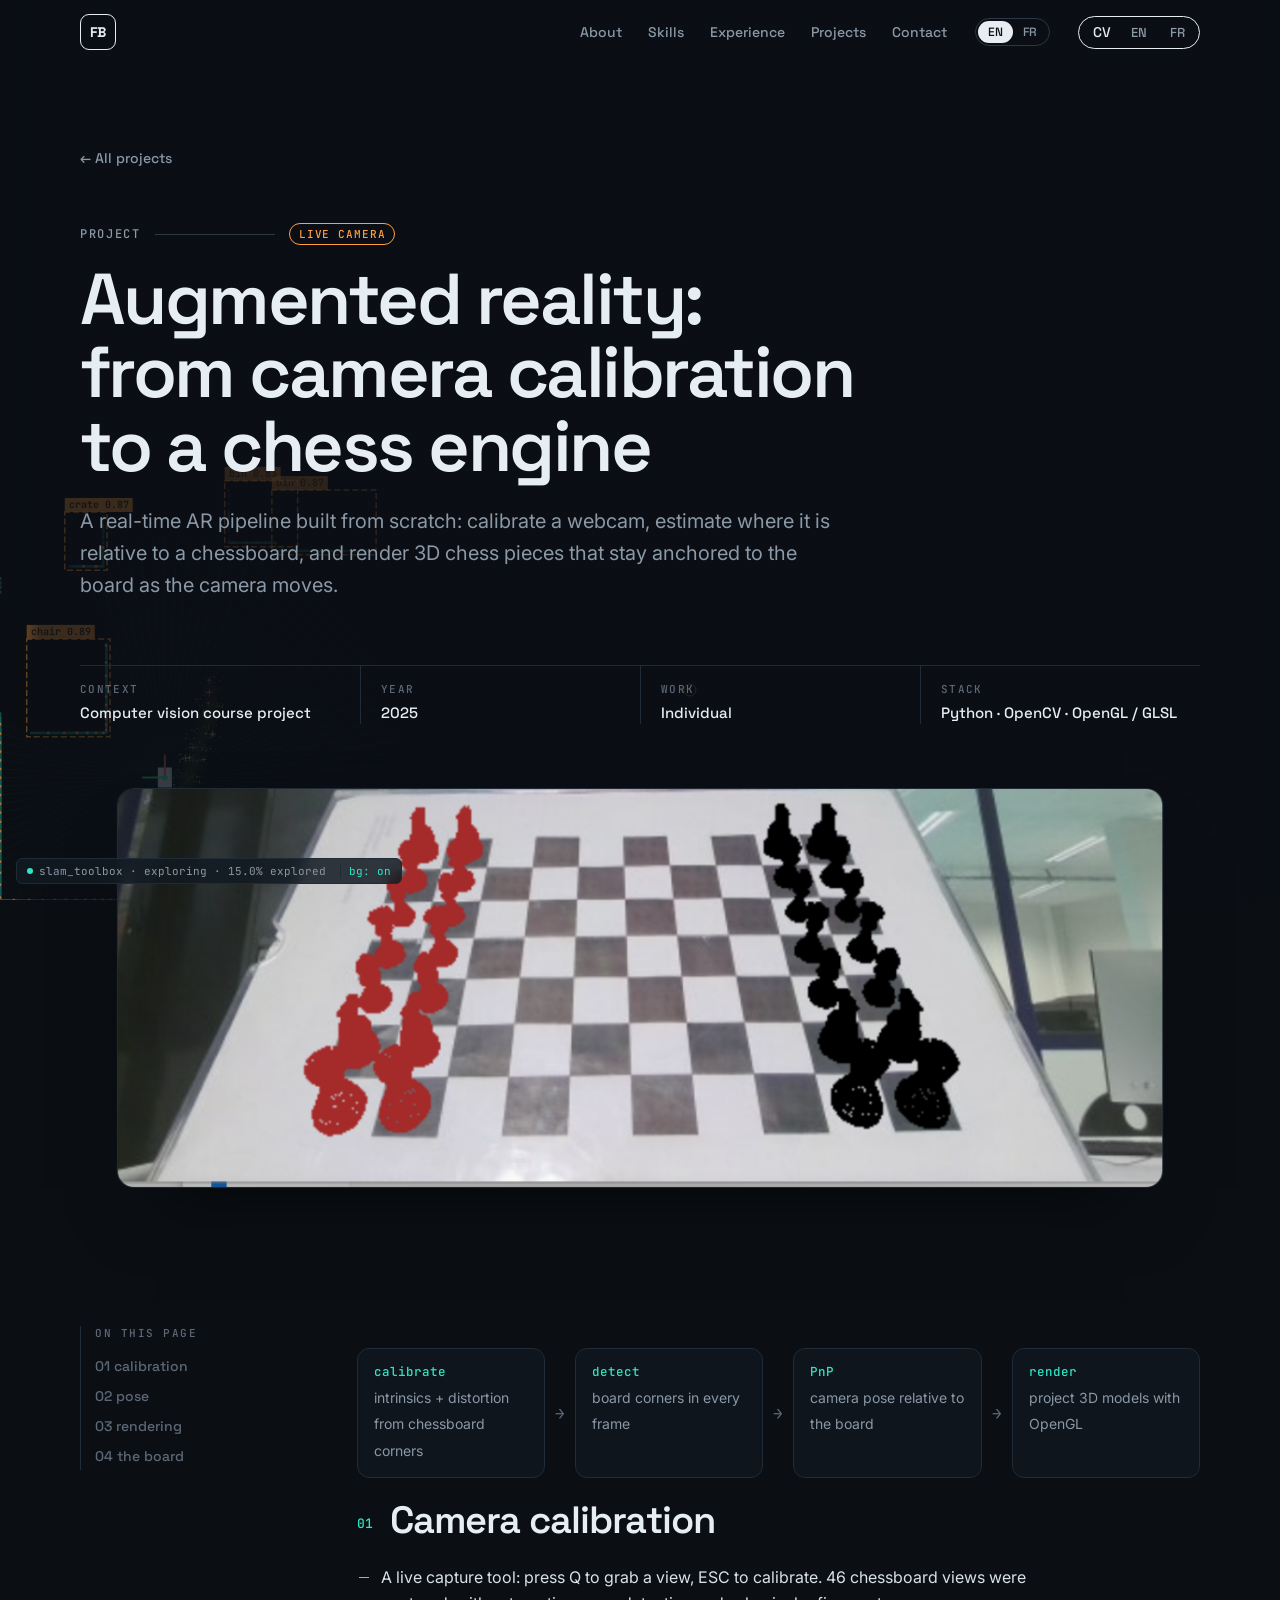
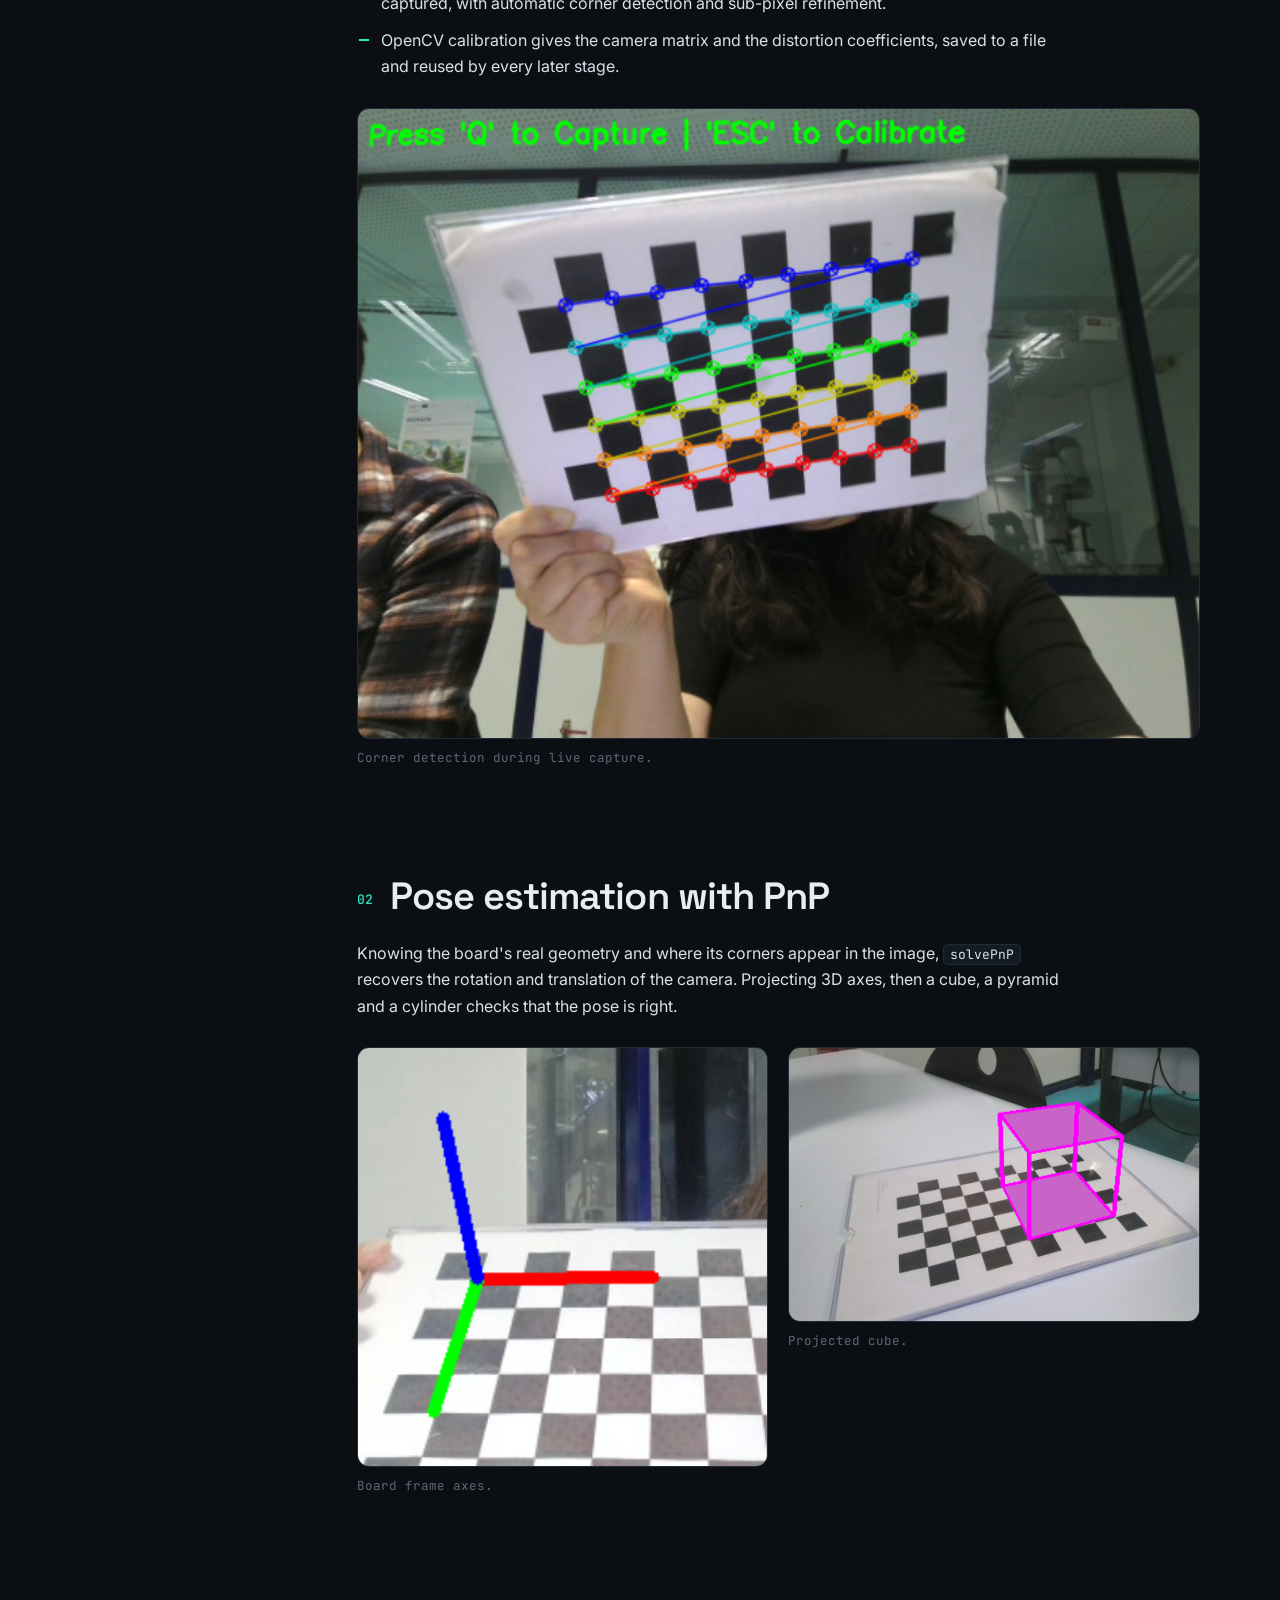
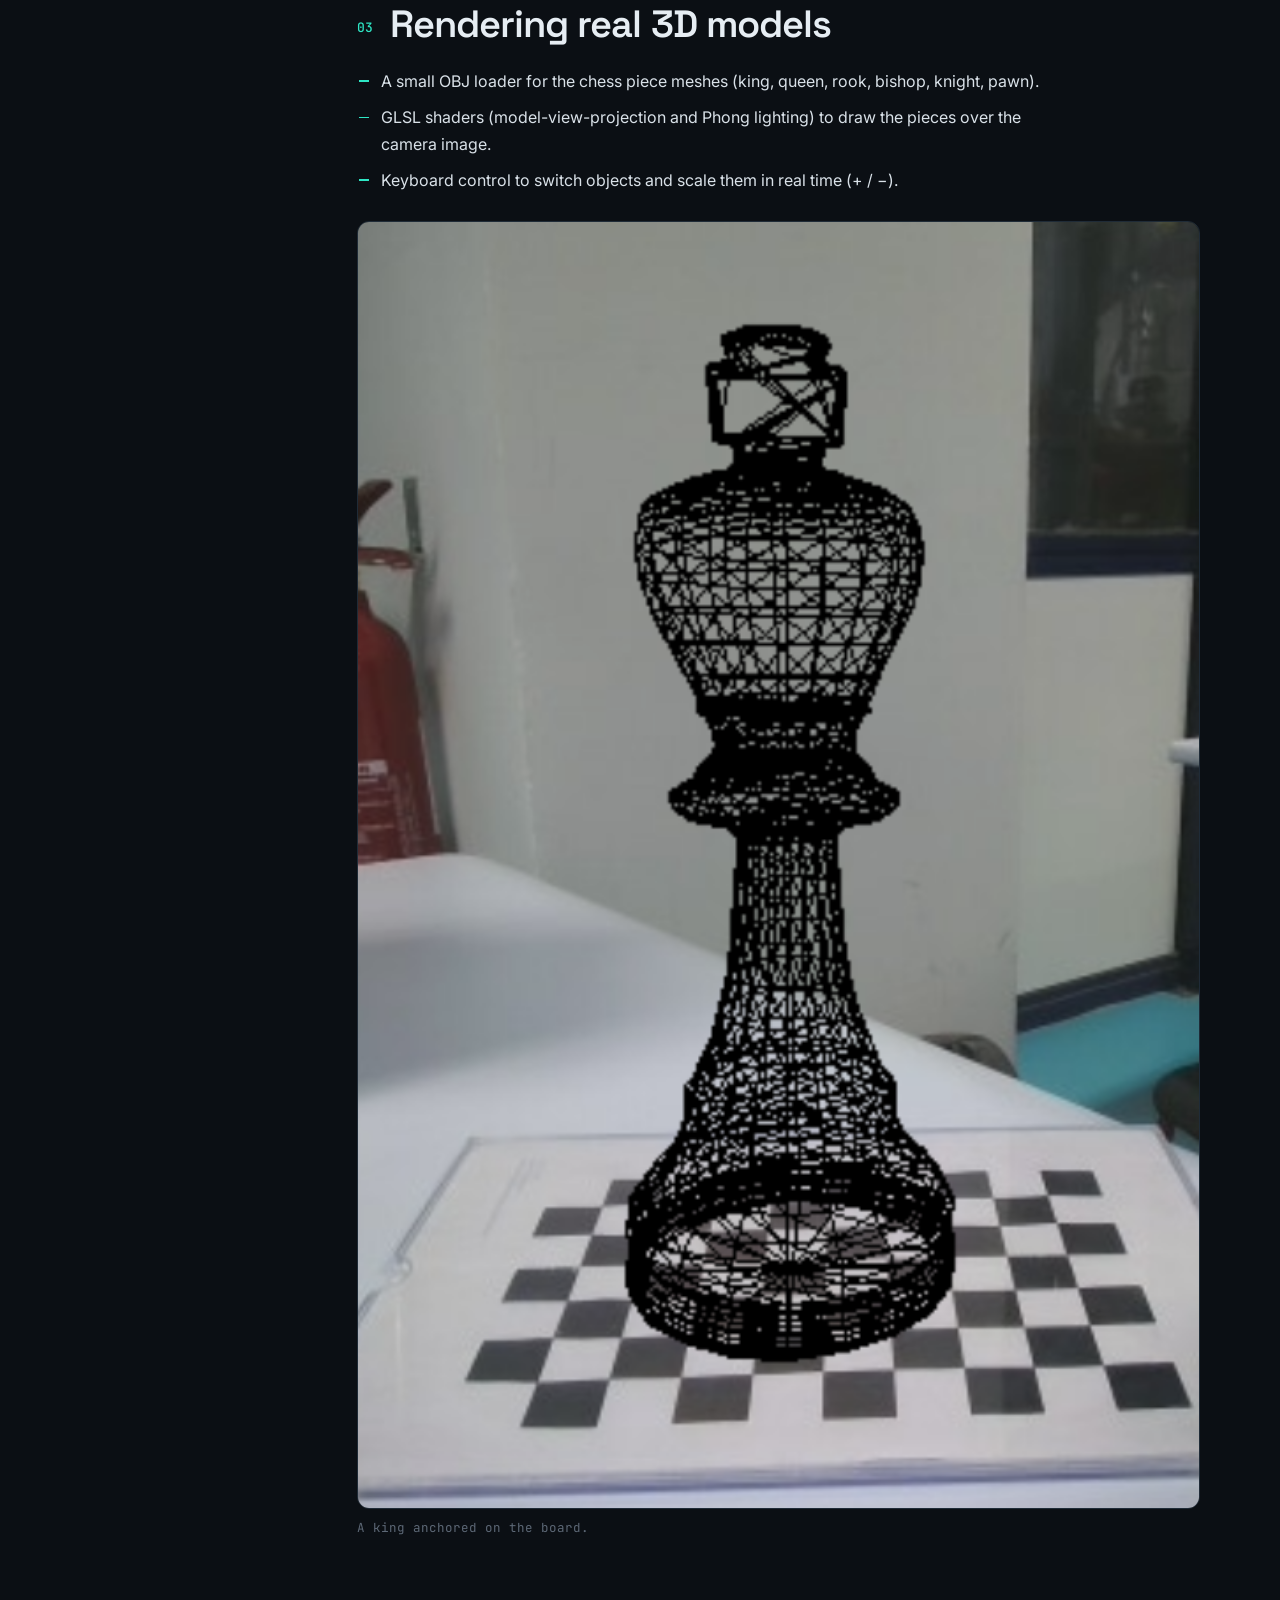
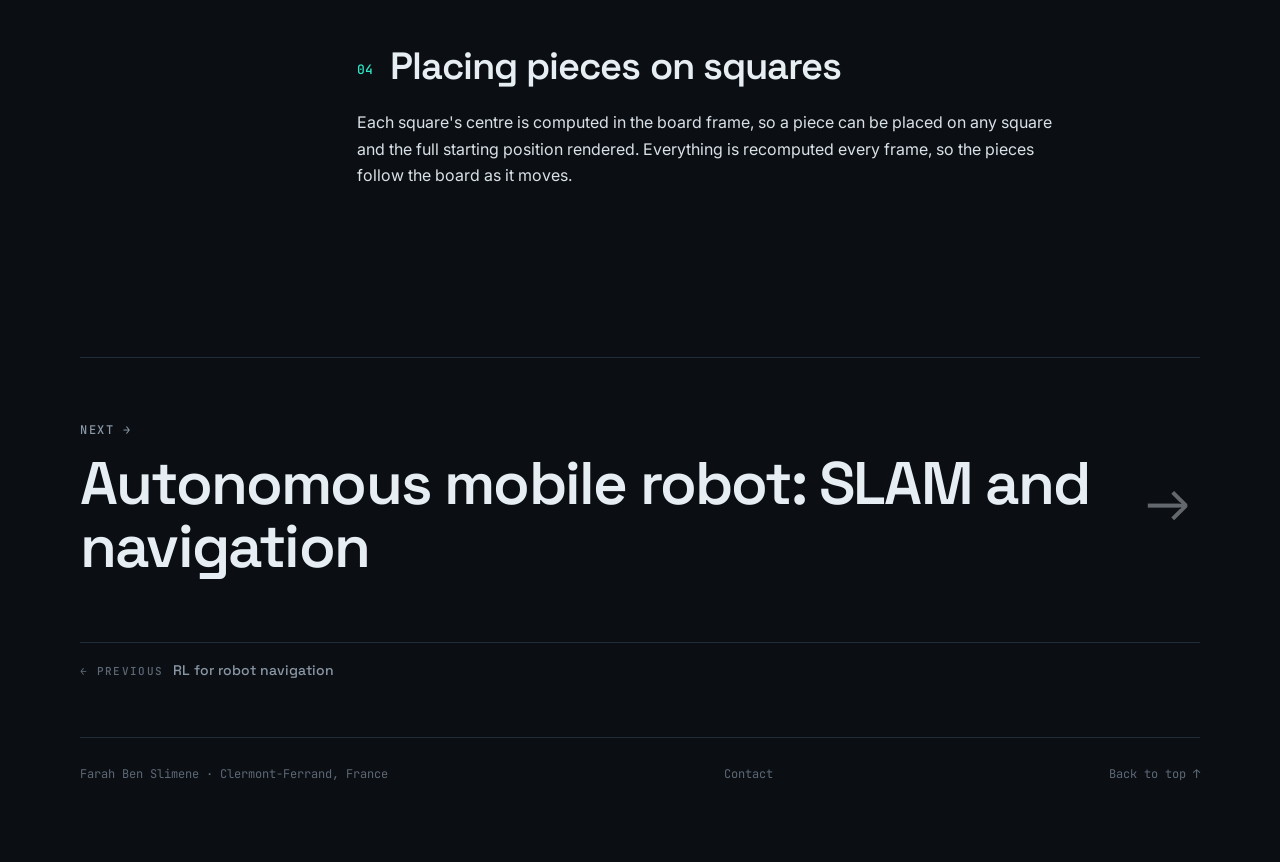
<file: projects/ar-chess.html>
<!doctype html>
<html lang="en">
<head>
  <meta charset="utf-8">
  <meta name="viewport" content="width=device-width, initial-scale=1">
  <title>AR Chess — Farah Ben Slimene</title>
  <meta name="description" content="A real-time augmented reality pipeline: camera calibration, PnP pose estimation and OpenGL rendering of 3D chess pieces on a chessboard.">
  <link rel="preconnect" href="https://fonts.googleapis.com">
  <link rel="preconnect" href="https://fonts.gstatic.com" crossorigin>
  <link href="https://fonts.googleapis.com/css2?family=Space+Grotesk:wght@400;500;600;700&family=Inter:wght@400;500;600&family=JetBrains+Mono:wght@400;500&display=swap" rel="stylesheet">
  <link rel="stylesheet" href="../v2.css">
  <link rel="stylesheet" href="../case.css">
</head>
<body>
<a class="skip" href="#top">Skip to content</a>
<canvas id="slam" aria-hidden="true"></canvas>
<div class="bg-scrim" aria-hidden="true"></div>
<button class="slam-hud" id="slam-toggle" title="Turn the animated background on or off"><span class="dot"></span><span class="hud-info"><span id="slam-status">slam_toolbox · mapping</span> · <span id="slam-pct">0.0</span>% <span data-i18n>explored</span></span><span class="hud-sw">bg: on</span></button>

<header class="bar">
  <a class="mark" href="../index.html" aria-label="Home">FB</a>
  <nav>
    <a href="../index.html#about">About</a>
    <a href="../index.html#skills">Skills</a>
    <a href="../index.html#experience">Experience</a>
    <a href="../index.html#work">Projects</a>
    <a href="../index.html#contact">Contact</a>
  </nav>
  <span class="cv-split bar-pick"><span class="cv-lab">CV</span><a href="../assets/BEN_SLIMENE_Farah_CV_EN.pdf" target="_blank" rel="noopener" aria-label="CV in English (PDF)">EN</a><a href="../assets/BEN_SLIMENE_Farah_CV_FR.pdf" target="_blank" rel="noopener" aria-label="CV en français (PDF)">FR</a></span>
</header>

<main class="wrap case" id="top">
  <a class="crumb" href="../index.html#work">← All projects</a>
  <p class="kicker"><span>Project</span><span class="badge hw">LIVE CAMERA</span></p>
  <h1 class="case-title">Augmented reality: from camera calibration to a chess engine</h1>
  <p class="case-lead">
    A real-time AR pipeline built from scratch: calibrate a webcam, estimate where it is relative to a chessboard,
    and render 3D chess pieces that stay anchored to the board as the camera moves.
  </p>

  <dl class="facts">
    <div><dt>Context</dt><dd>Computer vision course project</dd></div>
    <div><dt>Year</dt><dd>2025</dd></div>
    <div><dt>Work</dt><dd>Individual</dd></div>
    <div><dt>Stack</dt><dd>Python · OpenCV · OpenGL / GLSL</dd></div>
  </dl>

  <div class="case-hero">
    <img src="../assets/img/case/ar_board.png" alt="Full set of red and black 3D chess pieces rendered on a printed chessboard">
  </div>

  <div class="case-body">
  <nav class="toc" aria-label="On this page">
    <a href="#calib">01 calibration</a><a href="#pose">02 pose</a><a href="#render">03 rendering</a><a href="#board">04 the board</a>
  </nav>
  <div class="case-main">

  <div class="flow">
    <div class="step"><b>calibrate</b><span>intrinsics + distortion from chessboard corners</span></div>
    <div class="arrow">→</div>
    <div class="step"><b>detect</b><span>board corners in every frame</span></div>
    <div class="arrow">→</div>
    <div class="step"><b>PnP</b><span>camera pose relative to the board</span></div>
    <div class="arrow">→</div>
    <div class="step"><b>render</b><span>project 3D models with OpenGL</span></div>
  </div>

  <section class="case-sec" id="calib">
    <h2><span class="sec-id">01</span>Camera calibration</h2>
    <ul>
      <li>A live capture tool: press Q to grab a view, ESC to calibrate. 46 chessboard views were captured, with automatic corner detection and sub-pixel refinement.</li>
      <li>OpenCV calibration gives the camera matrix and the distortion coefficients, saved to a file and reused by every later stage.</li>
    </ul>
    <figure><img src="../assets/img/case/ar_calib.png" alt="Live capture window detecting the chessboard corners, with the instruction Press Q to capture, ESC to calibrate"><figcaption>Corner detection during live capture.</figcaption></figure>
  </section>

  <section class="case-sec" id="pose">
    <h2><span class="sec-id">02</span>Pose estimation with PnP</h2>
    <p>
      Knowing the board's real geometry and where its corners appear in the image, <code>solvePnP</code> recovers the
      rotation and translation of the camera. Projecting 3D axes, then a cube, a pyramid and a cylinder checks that the pose is right.
    </p>
    <div class="two-col">
      <figure><img src="../assets/img/case/ar_axis.png" alt="3D coordinate axes drawn on the chessboard"><figcaption>Board frame axes.</figcaption></figure>
      <figure><img src="../assets/img/case/ar_cube.png" alt="A 3D cube projected on the chessboard"><figcaption>Projected cube.</figcaption></figure>
    </div>
  </section>

  <section class="case-sec" id="render">
    <h2><span class="sec-id">03</span>Rendering real 3D models</h2>
    <ul>
      <li>A small OBJ loader for the chess piece meshes (king, queen, rook, bishop, knight, pawn).</li>
      <li>GLSL shaders (model-view-projection and Phong lighting) to draw the pieces over the camera image.</li>
      <li>Keyboard control to switch objects and scale them in real time (+ / −).</li>
    </ul>
    <figure><img src="../assets/img/ar_chess.png" alt="Wireframe 3D king standing on the chessboard"><figcaption>A king anchored on the board.</figcaption></figure>
  </section>

  <section class="case-sec" id="board">
    <h2><span class="sec-id">04</span>Placing pieces on squares</h2>
    <p>
      Each square's centre is computed in the board frame, so a piece can be placed on any square and the full starting
      position rendered. Everything is recomputed every frame, so the pieces follow the board as it moves.
    </p>
  </section>
  </div>
  </div>

  <div class="pager">
    <a href="rl-navigation.html"><small>← previous</small>RL for robot navigation</a>
    <a class="next" href="slam-mapping.html"><small>next →</small>Autonomous mobile robot: SLAM and navigation</a>
  </div>
</main>

<footer class="foot wrap">
  <span>Farah Ben Slimene · Clermont-Ferrand, France</span>
  <a href="../index.html#contact">Contact</a>
  <a href="#top">Back to top ↑</a>
</footer>
<script src="../lang.js"></script>
<script src="../robot-bg.js"></script>
<script src="../case.js"></script>
</body>
</html>
</file>
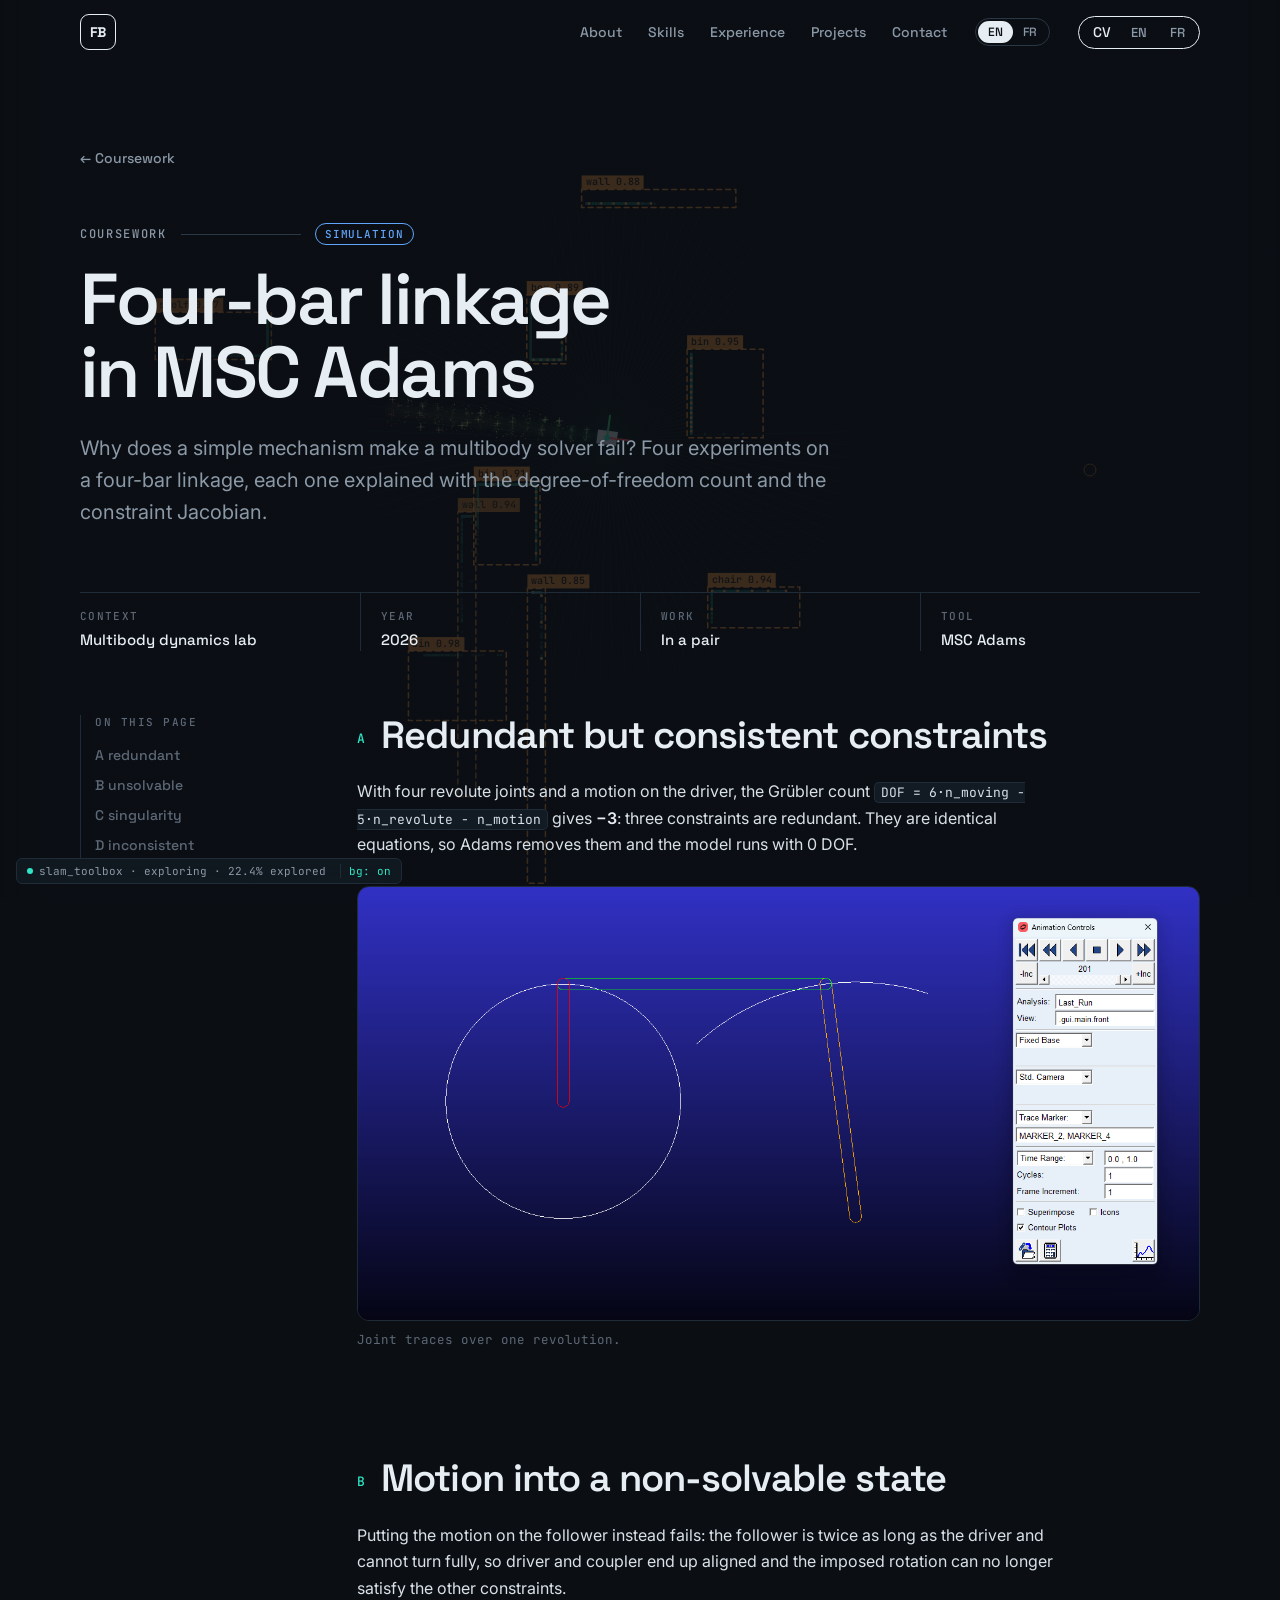
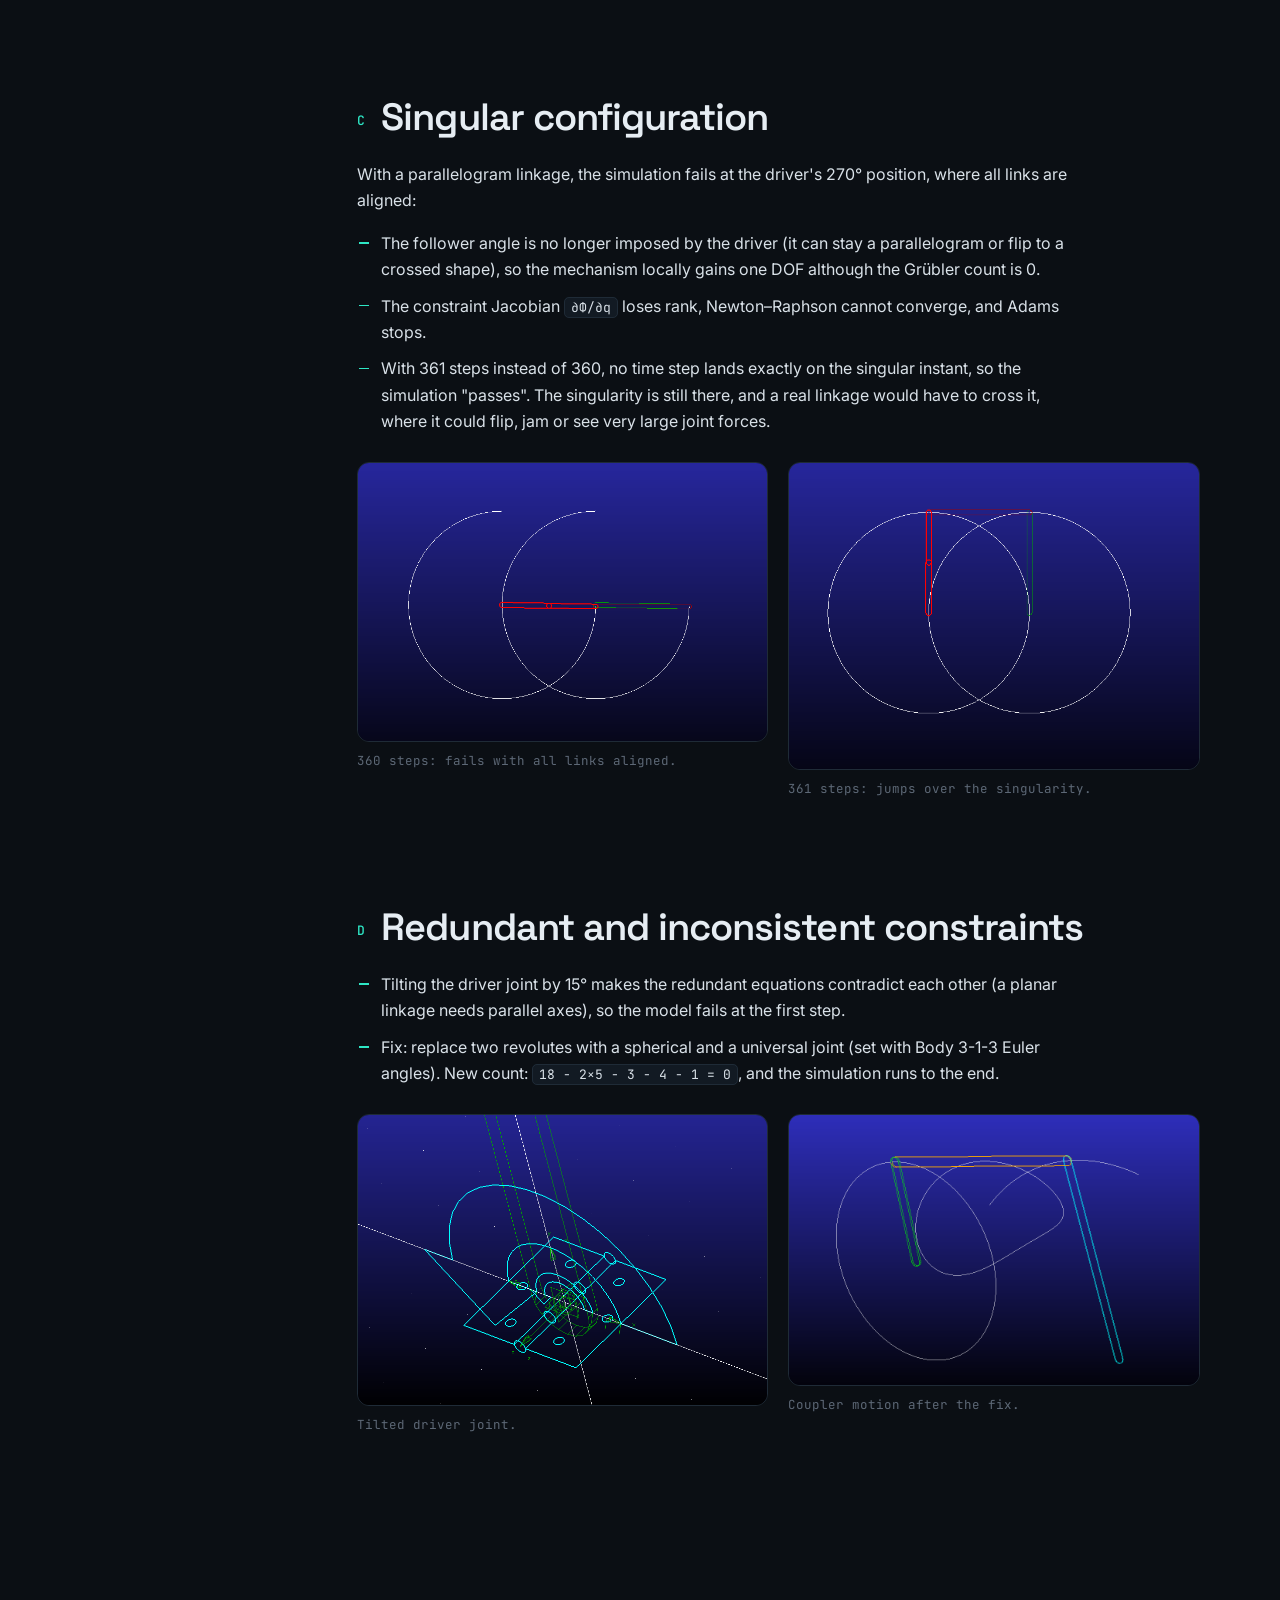
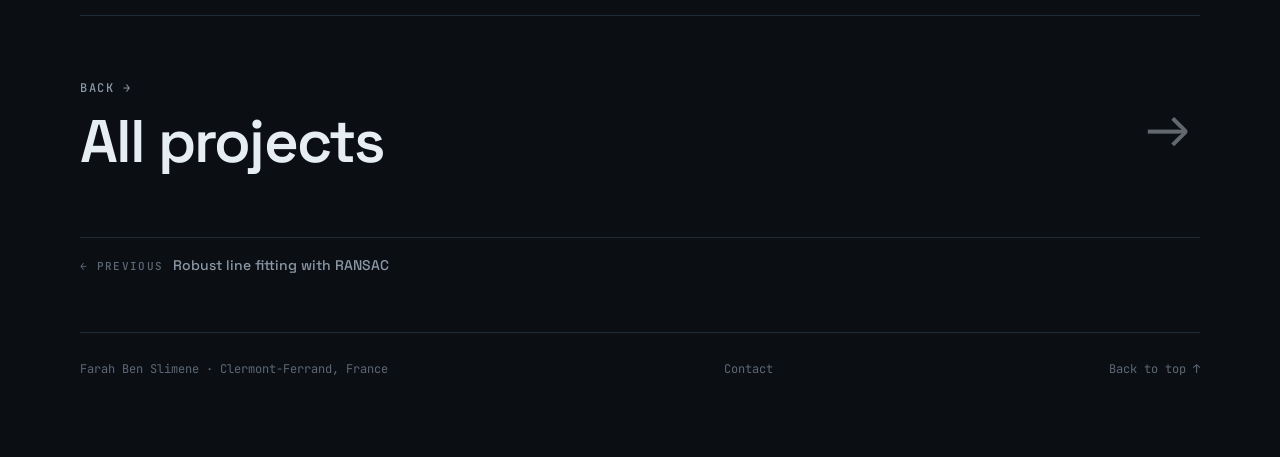
<file: projects/fourbar-adams.html>
<!doctype html>
<html lang="en">
<head>
  <meta charset="utf-8">
  <meta name="viewport" content="width=device-width, initial-scale=1">
  <title>Four-Bar Linkage — Farah Ben Slimene</title>
  <meta name="description" content="A four-bar linkage in MSC Adams: redundant constraints, the Grübler count, singular configurations and inconsistent constraints.">
  <link rel="preconnect" href="https://fonts.googleapis.com">
  <link rel="preconnect" href="https://fonts.gstatic.com" crossorigin>
  <link href="https://fonts.googleapis.com/css2?family=Space+Grotesk:wght@400;500;600;700&family=Inter:wght@400;500;600&family=JetBrains+Mono:wght@400;500&display=swap" rel="stylesheet">
  <link rel="stylesheet" href="../v2.css">
  <link rel="stylesheet" href="../case.css">
</head>
<body>
<a class="skip" href="#top">Skip to content</a>
<canvas id="slam" aria-hidden="true"></canvas>
<div class="bg-scrim" aria-hidden="true"></div>
<button class="slam-hud" id="slam-toggle" title="Turn the animated background on or off"><span class="dot"></span><span class="hud-info"><span id="slam-status">slam_toolbox · mapping</span> · <span id="slam-pct">0.0</span>% <span data-i18n>explored</span></span><span class="hud-sw">bg: on</span></button>

<header class="bar">
  <a class="mark" href="../index.html" aria-label="Home">FB</a>
  <nav>
    <a href="../index.html#about">About</a>
    <a href="../index.html#skills">Skills</a>
    <a href="../index.html#experience">Experience</a>
    <a href="../index.html#work">Projects</a>
    <a href="../index.html#contact">Contact</a>
  </nav>
  <span class="cv-split bar-pick"><span class="cv-lab">CV</span><a href="../assets/BEN_SLIMENE_Farah_CV_EN.pdf" target="_blank" rel="noopener" aria-label="CV in English (PDF)">EN</a><a href="../assets/BEN_SLIMENE_Farah_CV_FR.pdf" target="_blank" rel="noopener" aria-label="CV en français (PDF)">FR</a></span>
</header>

<main class="wrap case" id="top">
  <a class="crumb" href="../index.html#coursework">← Coursework</a>
  <p class="kicker"><span>Coursework</span><span class="badge sim">SIMULATION</span></p>
  <h1 class="case-title">Four-bar linkage in MSC Adams</h1>
  <p class="case-lead">
    Why does a simple mechanism make a multibody solver fail? Four experiments on a four-bar linkage, each one explained
    with the degree-of-freedom count and the constraint Jacobian.
  </p>

  <dl class="facts">
    <div><dt>Context</dt><dd>Multibody dynamics lab</dd></div>
    <div><dt>Year</dt><dd>2026</dd></div>
    <div><dt>Work</dt><dd>In a pair</dd></div>
    <div><dt>Tool</dt><dd>MSC Adams</dd></div>
  </dl>

  <div class="case-body">
  <nav class="toc" aria-label="On this page">
    <a href="#redundant">A redundant</a><a href="#nosolve">B unsolvable</a><a href="#singular">C singularity</a><a href="#inconsistent">D inconsistent</a>
  </nav>
  <div class="case-main">

  <section class="case-sec" id="redundant">
    <h2><span class="sec-id">A</span>Redundant but consistent constraints</h2>
    <p>
      With four revolute joints and a motion on the driver, the Grübler count
      <code>DOF = 6·n_moving − 5·n_revolute − n_motion</code> gives <b>−3</b>: three constraints are redundant.
      They are identical equations, so Adams removes them and the model runs with 0 DOF.
    </p>
    <figure><img src="../assets/img/case/adams_qa1_traces.png" alt="Traces of the joint centres of the four-bar linkage during one revolution"><figcaption>Joint traces over one revolution.</figcaption></figure>
  </section>

  <section class="case-sec" id="nosolve">
    <h2><span class="sec-id">B</span>Motion into a non-solvable state</h2>
    <p>
      Putting the motion on the follower instead fails: the follower is twice as long as the driver and cannot turn
      fully, so driver and coupler end up aligned and the imposed rotation can no longer satisfy the other constraints.
    </p>
  </section>

  <section class="case-sec" id="singular">
    <h2><span class="sec-id">C</span>Singular configuration</h2>
    <p>With a parallelogram linkage, the simulation fails at the driver's 270° position, where all links are aligned:</p>
    <ul>
      <li>The follower angle is no longer imposed by the driver (it can stay a parallelogram or flip to a crossed shape), so the mechanism locally gains one DOF although the Grübler count is 0.</li>
      <li>The constraint Jacobian <code>∂Φ/∂q</code> loses rank, Newton–Raphson cannot converge, and Adams stops.</li>
      <li>With 361 steps instead of 360, no time step lands exactly on the singular instant, so the simulation "passes". The singularity is still there, and a real linkage would have to cross it, where it could flip, jam or see very large joint forces.</li>
    </ul>
    <div class="two-col">
      <figure><img src="../assets/img/case/adams_qc1_last_config.png" alt="Last configuration before the failure: all links aligned"><figcaption>360 steps: fails with all links aligned.</figcaption></figure>
      <figure><img src="../assets/img/case/adams_qc2_361steps.png" alt="Full revolution completed with 361 steps"><figcaption>361 steps: jumps over the singularity.</figcaption></figure>
    </div>
  </section>

  <section class="case-sec" id="inconsistent">
    <h2><span class="sec-id">D</span>Redundant and inconsistent constraints</h2>
    <ul>
      <li>Tilting the driver joint by 15° makes the redundant equations contradict each other (a planar linkage needs parallel axes), so the model fails at the first step.</li>
      <li>Fix: replace two revolutes with a spherical and a universal joint (set with Body 3-1-3 Euler angles). New count: <code>18 − 2×5 − 3 − 4 − 1 = 0</code>, and the simulation runs to the end.</li>
    </ul>
    <div class="two-col">
      <figure><img src="../assets/img/case/adams_qd1_tilted_joint.png" alt="Driver joint tilted by 15 degrees"><figcaption>Tilted driver joint.</figcaption></figure>
      <figure><img src="../assets/img/case/adams_qd4_traces.png" alt="Coupler centre of mass displacement after the fix"><figcaption>Coupler motion after the fix.</figcaption></figure>
    </div>
  </section>
  </div>
  </div>

  <div class="pager">
    <a href="ransac-line-fitting.html"><small>← previous</small>Robust line fitting with RANSAC</a>
    <a class="next" href="../index.html#coursework"><small>back →</small>All projects</a>
  </div>
</main>

<footer class="foot wrap">
  <span>Farah Ben Slimene · Clermont-Ferrand, France</span>
  <a href="../index.html#contact">Contact</a>
  <a href="#top">Back to top ↑</a>
</footer>
<script src="../lang.js"></script>
<script src="../robot-bg.js"></script>
<script src="../case.js"></script>
</body>
</html>
</file>
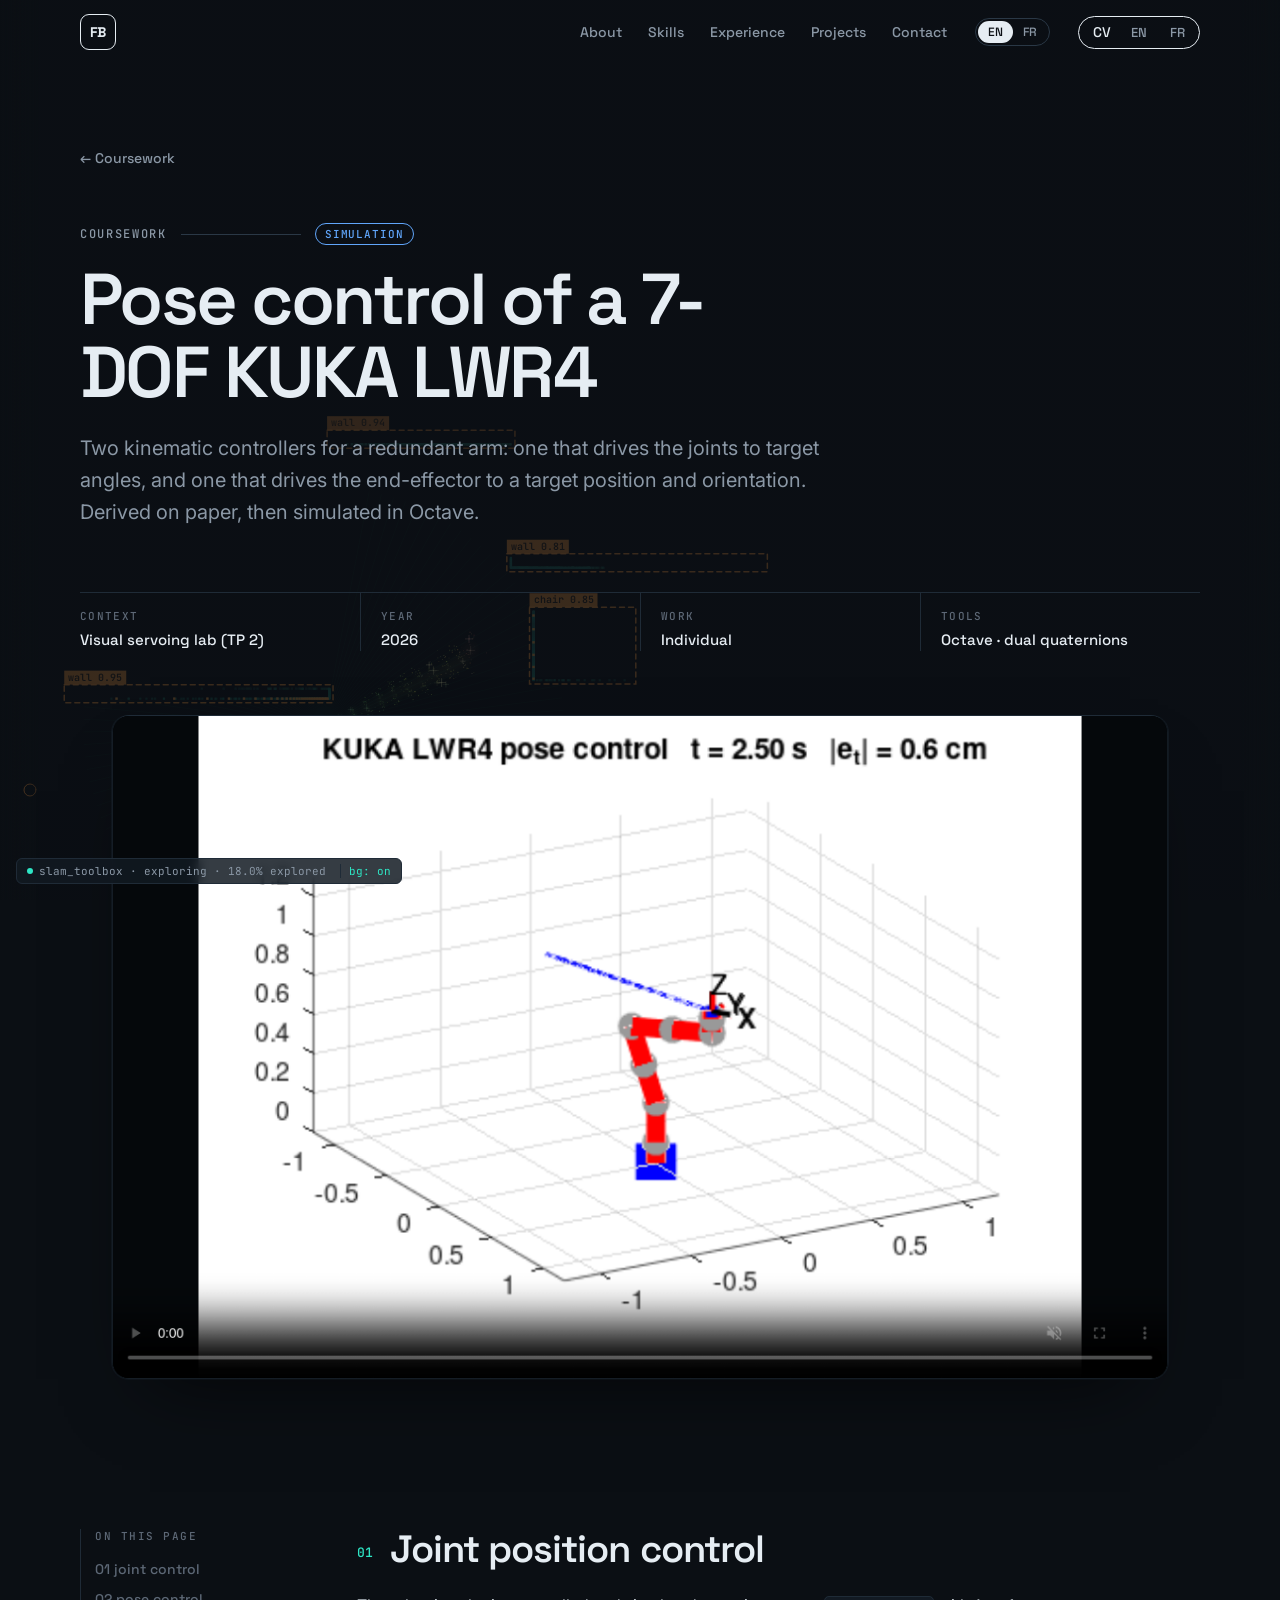
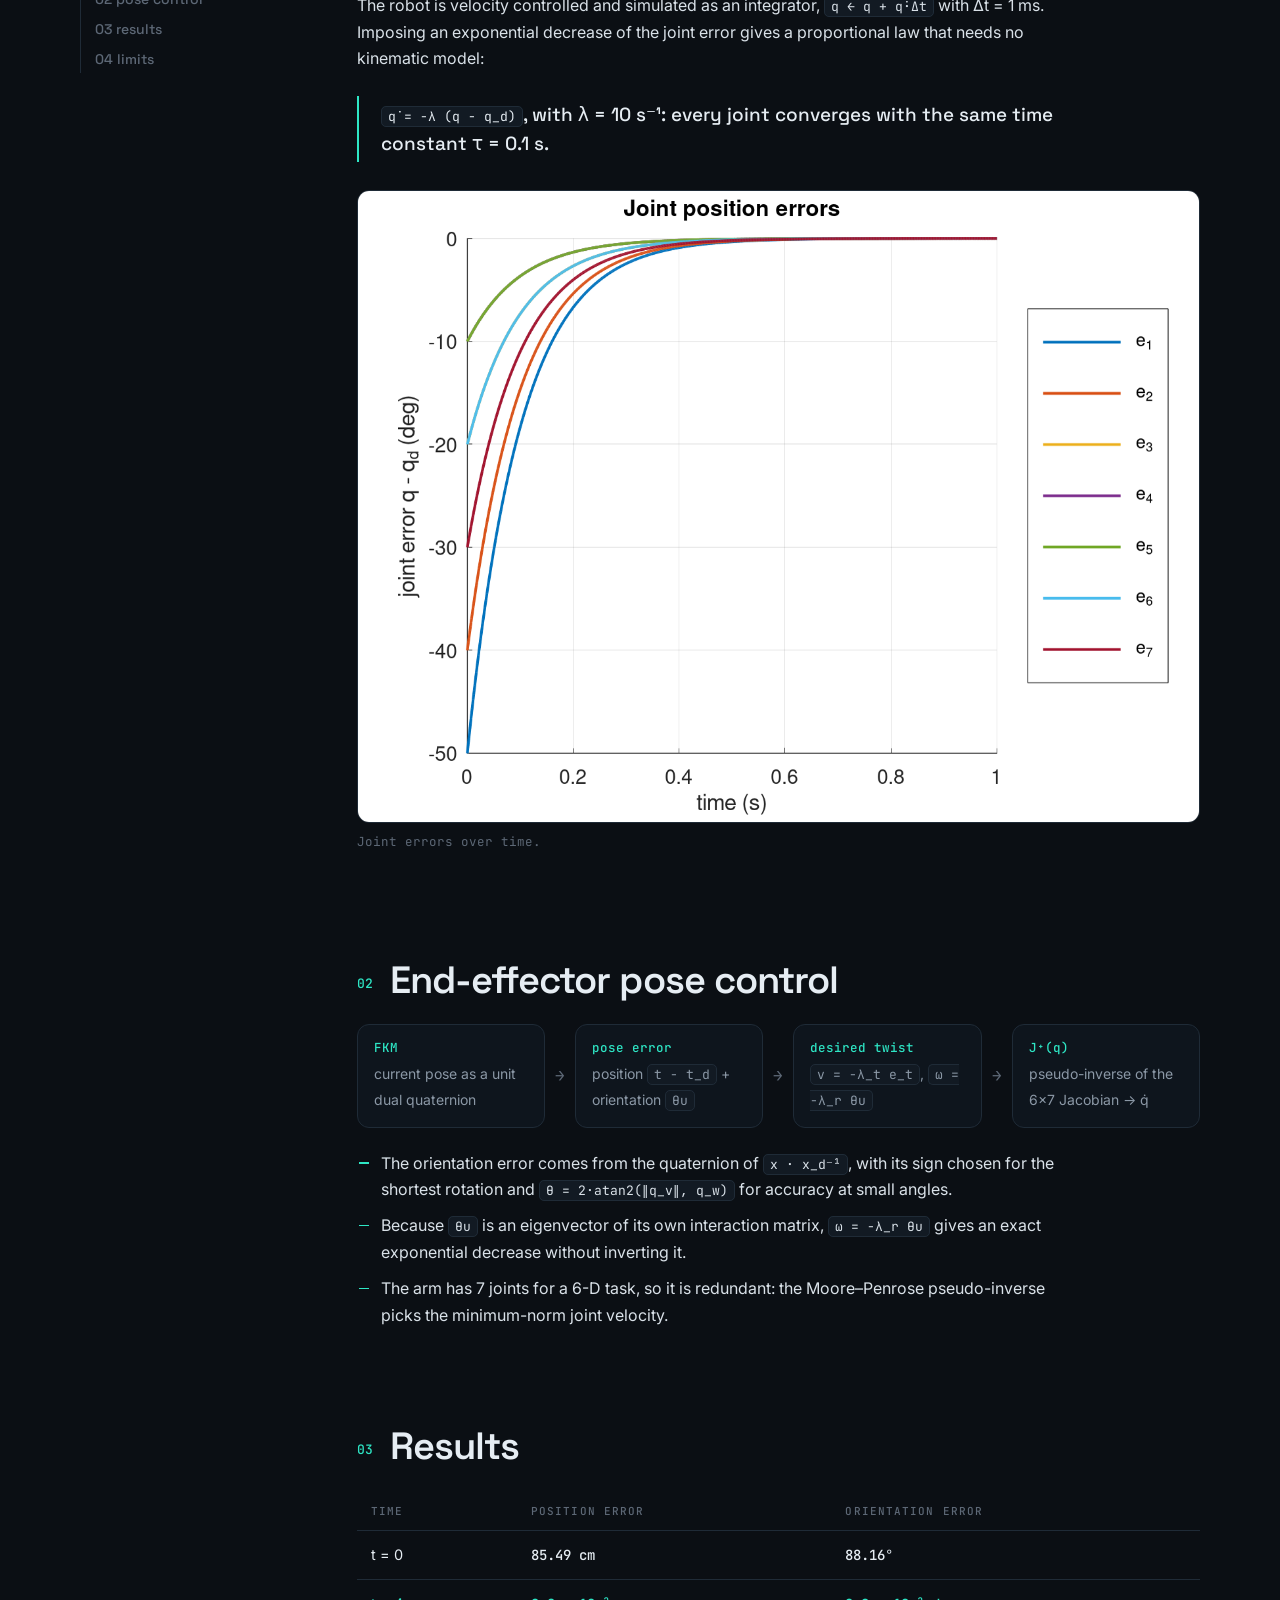
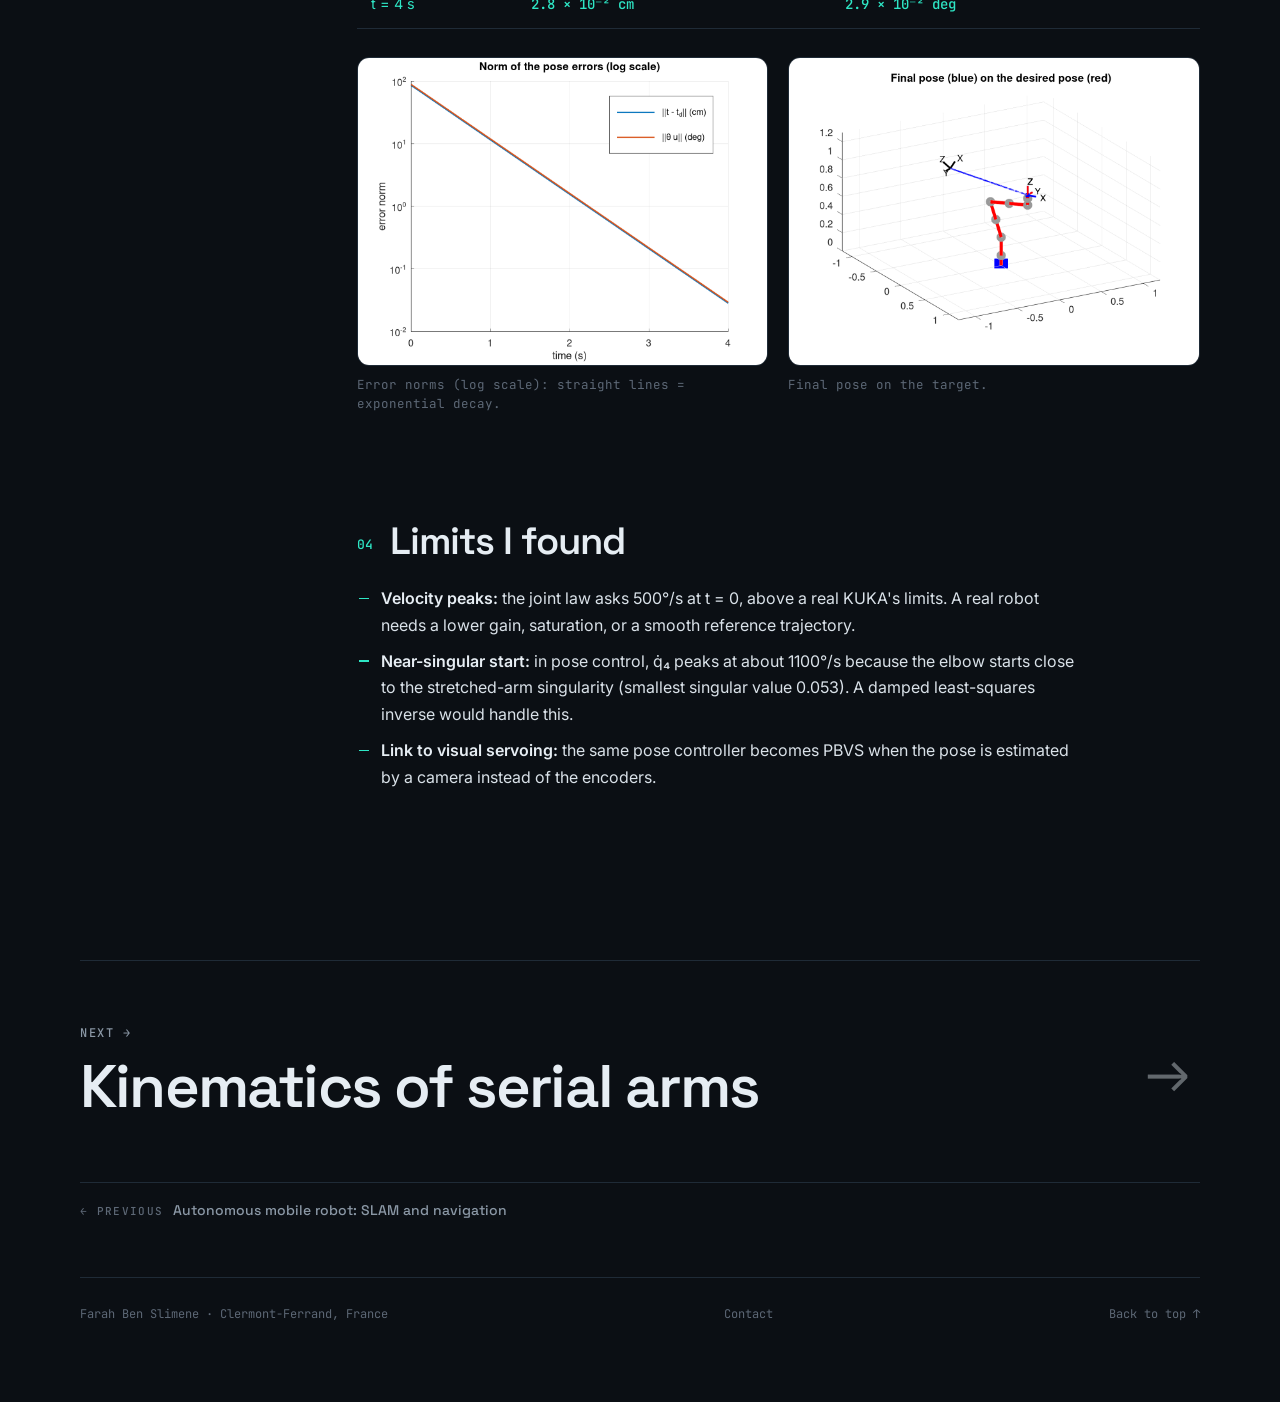
<file: projects/kuka-pose-control.html>
<!doctype html>
<html lang="en">
<head>
  <meta charset="utf-8">
  <meta name="viewport" content="width=device-width, initial-scale=1">
  <title>KUKA Pose Control — Farah Ben Slimene</title>
  <meta name="description" content="Joint-space and Cartesian pose control of a 7-DOF KUKA LWR4 in Octave, with dual quaternions and the Jacobian pseudo-inverse.">
  <link rel="preconnect" href="https://fonts.googleapis.com">
  <link rel="preconnect" href="https://fonts.gstatic.com" crossorigin>
  <link href="https://fonts.googleapis.com/css2?family=Space+Grotesk:wght@400;500;600;700&family=Inter:wght@400;500;600&family=JetBrains+Mono:wght@400;500&display=swap" rel="stylesheet">
  <link rel="stylesheet" href="../v2.css">
  <link rel="stylesheet" href="../case.css">
</head>
<body>
<a class="skip" href="#top">Skip to content</a>
<canvas id="slam" aria-hidden="true"></canvas>
<div class="bg-scrim" aria-hidden="true"></div>
<button class="slam-hud" id="slam-toggle" title="Turn the animated background on or off"><span class="dot"></span><span class="hud-info"><span id="slam-status">slam_toolbox · mapping</span> · <span id="slam-pct">0.0</span>% <span data-i18n>explored</span></span><span class="hud-sw">bg: on</span></button>

<header class="bar">
  <a class="mark" href="../index.html" aria-label="Home">FB</a>
  <nav>
    <a href="../index.html#about">About</a>
    <a href="../index.html#skills">Skills</a>
    <a href="../index.html#experience">Experience</a>
    <a href="../index.html#work">Projects</a>
    <a href="../index.html#contact">Contact</a>
  </nav>
  <span class="cv-split bar-pick"><span class="cv-lab">CV</span><a href="../assets/BEN_SLIMENE_Farah_CV_EN.pdf" target="_blank" rel="noopener" aria-label="CV in English (PDF)">EN</a><a href="../assets/BEN_SLIMENE_Farah_CV_FR.pdf" target="_blank" rel="noopener" aria-label="CV en français (PDF)">FR</a></span>
</header>

<main class="wrap case" id="top">
  <a class="crumb" href="../index.html#coursework">← Coursework</a>
  <p class="kicker"><span>Coursework</span><span class="badge sim">SIMULATION</span></p>
  <h1 class="case-title">Pose control of a 7-DOF KUKA LWR4</h1>
  <p class="case-lead">
    Two kinematic controllers for a redundant arm: one that drives the joints to target angles, and one that drives
    the end-effector to a target position and orientation. Derived on paper, then simulated in Octave.
  </p>

  <dl class="facts">
    <div><dt>Context</dt><dd>Visual servoing lab (TP 2)</dd></div>
    <div><dt>Year</dt><dd>2026</dd></div>
    <div><dt>Work</dt><dd>Individual</dd></div>
    <div><dt>Tools</dt><dd>Octave · dual quaternions</dd></div>
  </dl>

  <div class="case-hero">
    <video src="../assets/video/kuka_pose_control.mp4" poster="../assets/img/kuka_poster.png" controls muted playsinline preload="metadata"></video>
  </div>

  <div class="case-body">
  <nav class="toc" aria-label="On this page">
    <a href="#joint">01 joint control</a><a href="#pose">02 pose control</a><a href="#results">03 results</a><a href="#limits">04 limits</a>
  </nav>
  <div class="case-main">

  <section class="case-sec" id="joint">
    <h2><span class="sec-id">01</span>Joint position control</h2>
    <p>
      The robot is velocity controlled and simulated as an integrator, <code>q ← q + q̇·Δt</code> with Δt = 1 ms.
      Imposing an exponential decrease of the joint error gives a proportional law that needs no kinematic model:
    </p>
    <div class="callout"><code>q̇ = −λ (q − q_d)</code>, with λ = 10 s⁻¹: every joint converges with the same time constant τ = 0.1 s.</div>
    <figure>
      <img src="../assets/img/case/kuka_joint_errors.png" alt="Seven joint errors decreasing exponentially to zero in about 0.3 seconds">
      <figcaption>Joint errors over time.</figcaption>
    </figure>
  </section>

  <section class="case-sec" id="pose">
    <h2><span class="sec-id">02</span>End-effector pose control</h2>
    <div class="flow">
      <div class="step"><b>FKM</b><span>current pose as a unit dual quaternion</span></div>
      <div class="arrow">→</div>
      <div class="step"><b>pose error</b><span>position <code>t − t_d</code> + orientation <code>θu</code></span></div>
      <div class="arrow">→</div>
      <div class="step"><b>desired twist</b><span><code>v = −λ_t e_t</code>, <code>ω = −λ_r θu</code></span></div>
      <div class="arrow">→</div>
      <div class="step"><b>J⁺(q)</b><span>pseudo-inverse of the 6×7 Jacobian → q̇</span></div>
    </div>
    <ul>
      <li>The orientation error comes from the quaternion of <code>x · x_d⁻¹</code>, with its sign chosen for the shortest rotation and <code>θ = 2·atan2(‖q_v‖, q_w)</code> for accuracy at small angles.</li>
      <li>Because <code>θu</code> is an eigenvector of its own interaction matrix, <code>ω = −λ_r θu</code> gives an exact exponential decrease without inverting it.</li>
      <li>The arm has 7 joints for a 6-D task, so it is redundant: the Moore–Penrose pseudo-inverse picks the minimum-norm joint velocity.</li>
    </ul>
  </section>

  <section class="case-sec" id="results">
    <h2><span class="sec-id">03</span>Results</h2>
    <div class="table-wrap">
      <table>
        <thead><tr><th>time</th><th>position error</th><th>orientation error</th></tr></thead>
        <tbody>
          <tr><td>t = 0</td><td class="num">85.49 cm</td><td class="num">88.16°</td></tr>
          <tr class="win"><td>t = 4 s</td><td class="num">2.8 × 10⁻² cm</td><td class="num">2.9 × 10⁻² deg</td></tr>
        </tbody>
      </table>
    </div>
    <div class="two-col">
      <figure><img src="../assets/img/case/kuka_pose_error_norms.png" alt="Position and orientation error norms decreasing as straight lines on a log scale"><figcaption>Error norms (log scale): straight lines = exponential decay.</figcaption></figure>
      <figure><img src="../assets/img/case/kuka_pose_final.png" alt="KUKA arm in its final configuration with the end-effector frame on the target frame"><figcaption>Final pose on the target.</figcaption></figure>
    </div>
  </section>

  <section class="case-sec" id="limits">
    <h2><span class="sec-id">04</span>Limits I found</h2>
    <ul>
      <li><b>Velocity peaks:</b> the joint law asks 500°/s at t = 0, above a real KUKA's limits. A real robot needs a lower gain, saturation, or a smooth reference trajectory.</li>
      <li><b>Near-singular start:</b> in pose control, q̇₄ peaks at about 1100°/s because the elbow starts close to the stretched-arm singularity (smallest singular value 0.053). A damped least-squares inverse would handle this.</li>
      <li><b>Link to visual servoing:</b> the same pose controller becomes PBVS when the pose is estimated by a camera instead of the encoders.</li>
    </ul>
  </section>
  </div>
  </div>

  <div class="pager">
    <a href="slam-mapping.html"><small>← previous</small>Autonomous mobile robot: SLAM and navigation</a>
    <a class="next" href="serial-arm-kinematics.html"><small>next →</small>Kinematics of serial arms</a>
  </div>
</main>

<footer class="foot wrap">
  <span>Farah Ben Slimene · Clermont-Ferrand, France</span>
  <a href="../index.html#contact">Contact</a>
  <a href="#top">Back to top ↑</a>
</footer>
<script src="../lang.js"></script>
<script src="../robot-bg.js"></script>
<script src="../case.js"></script>
</body>
</html>
</file>
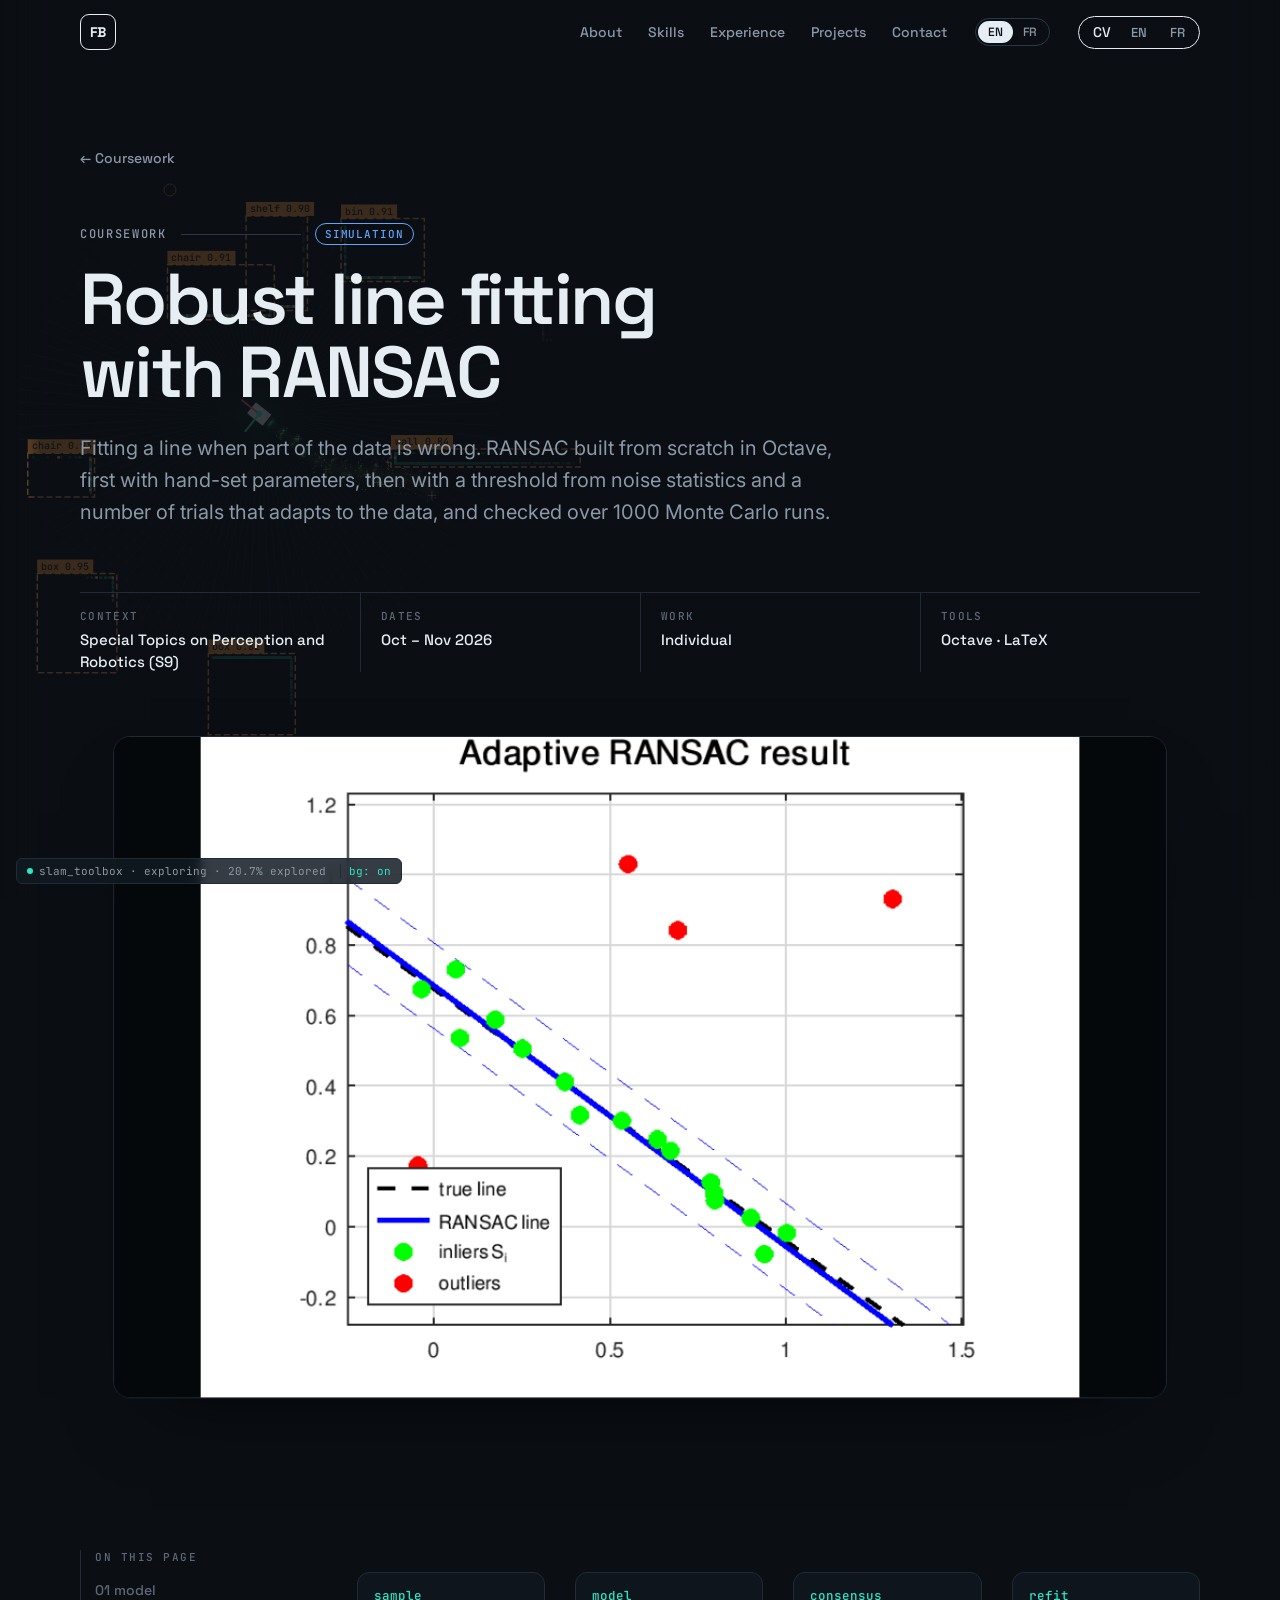
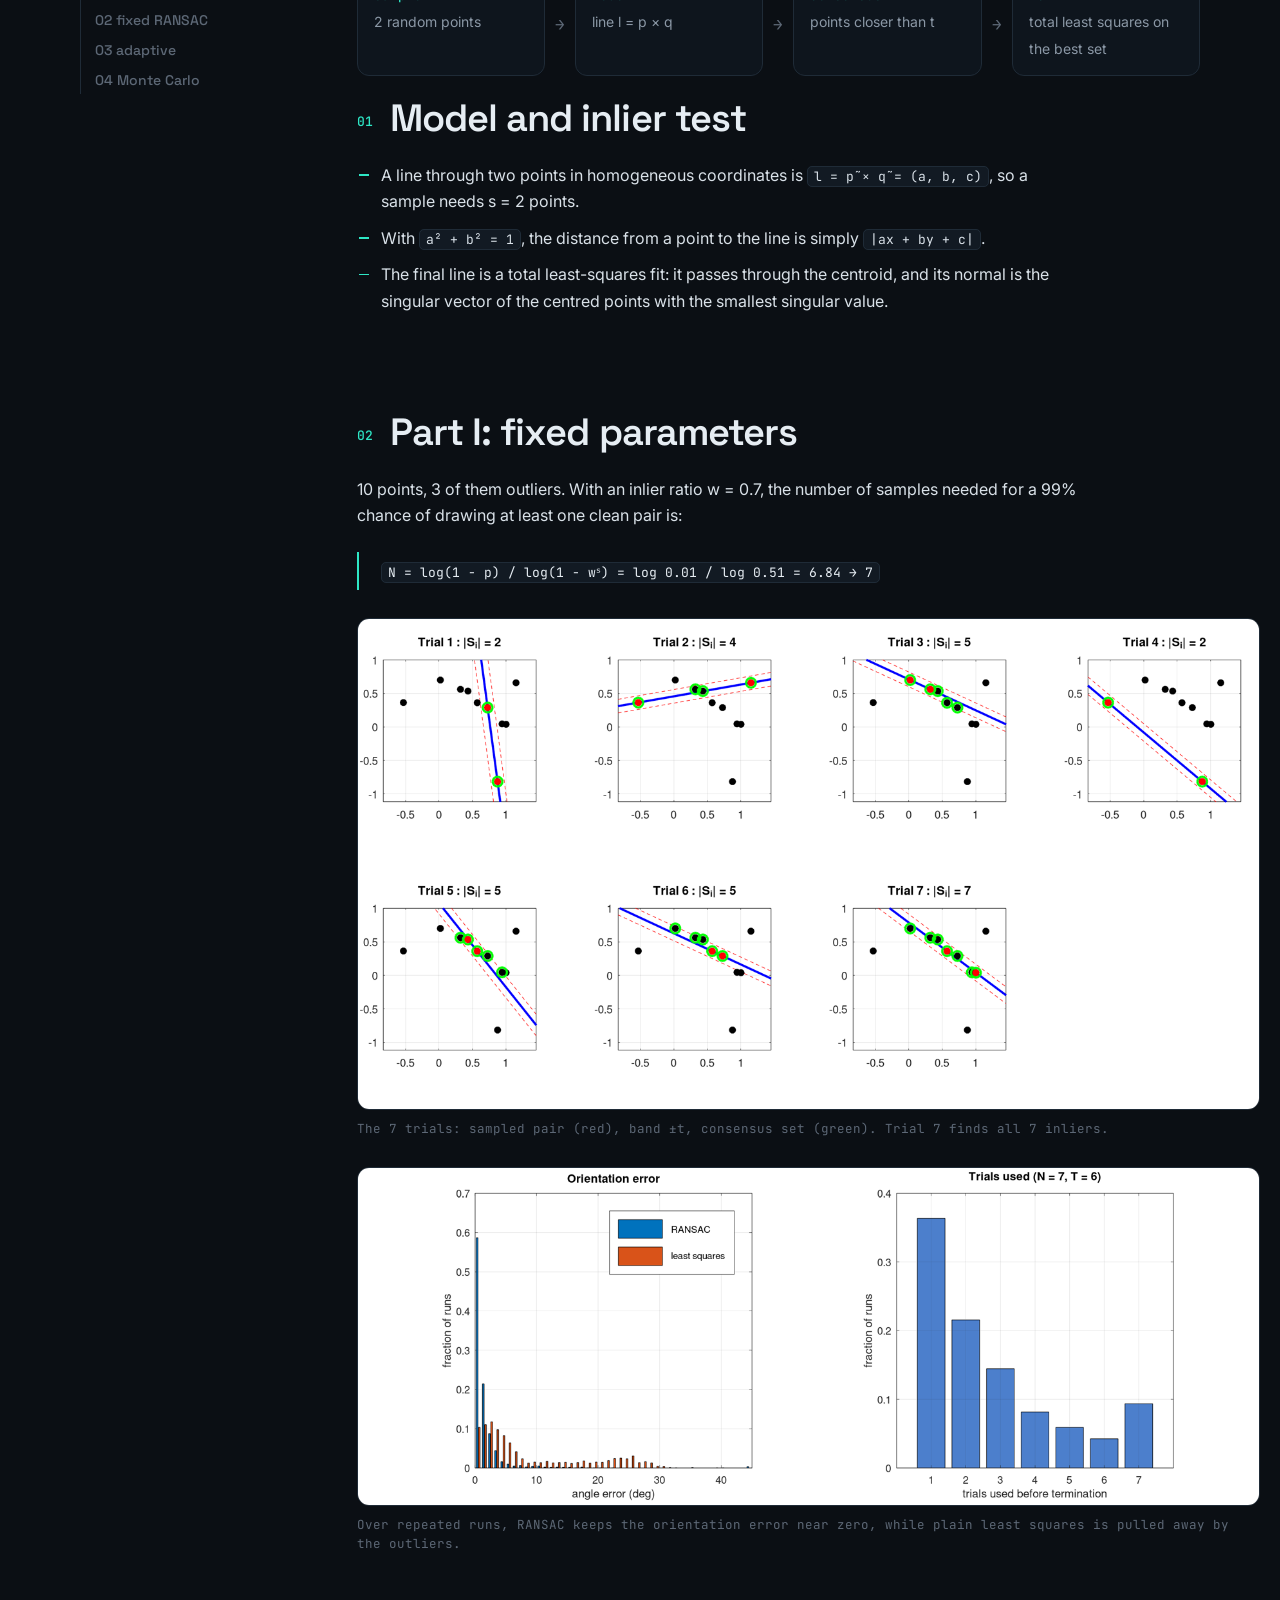
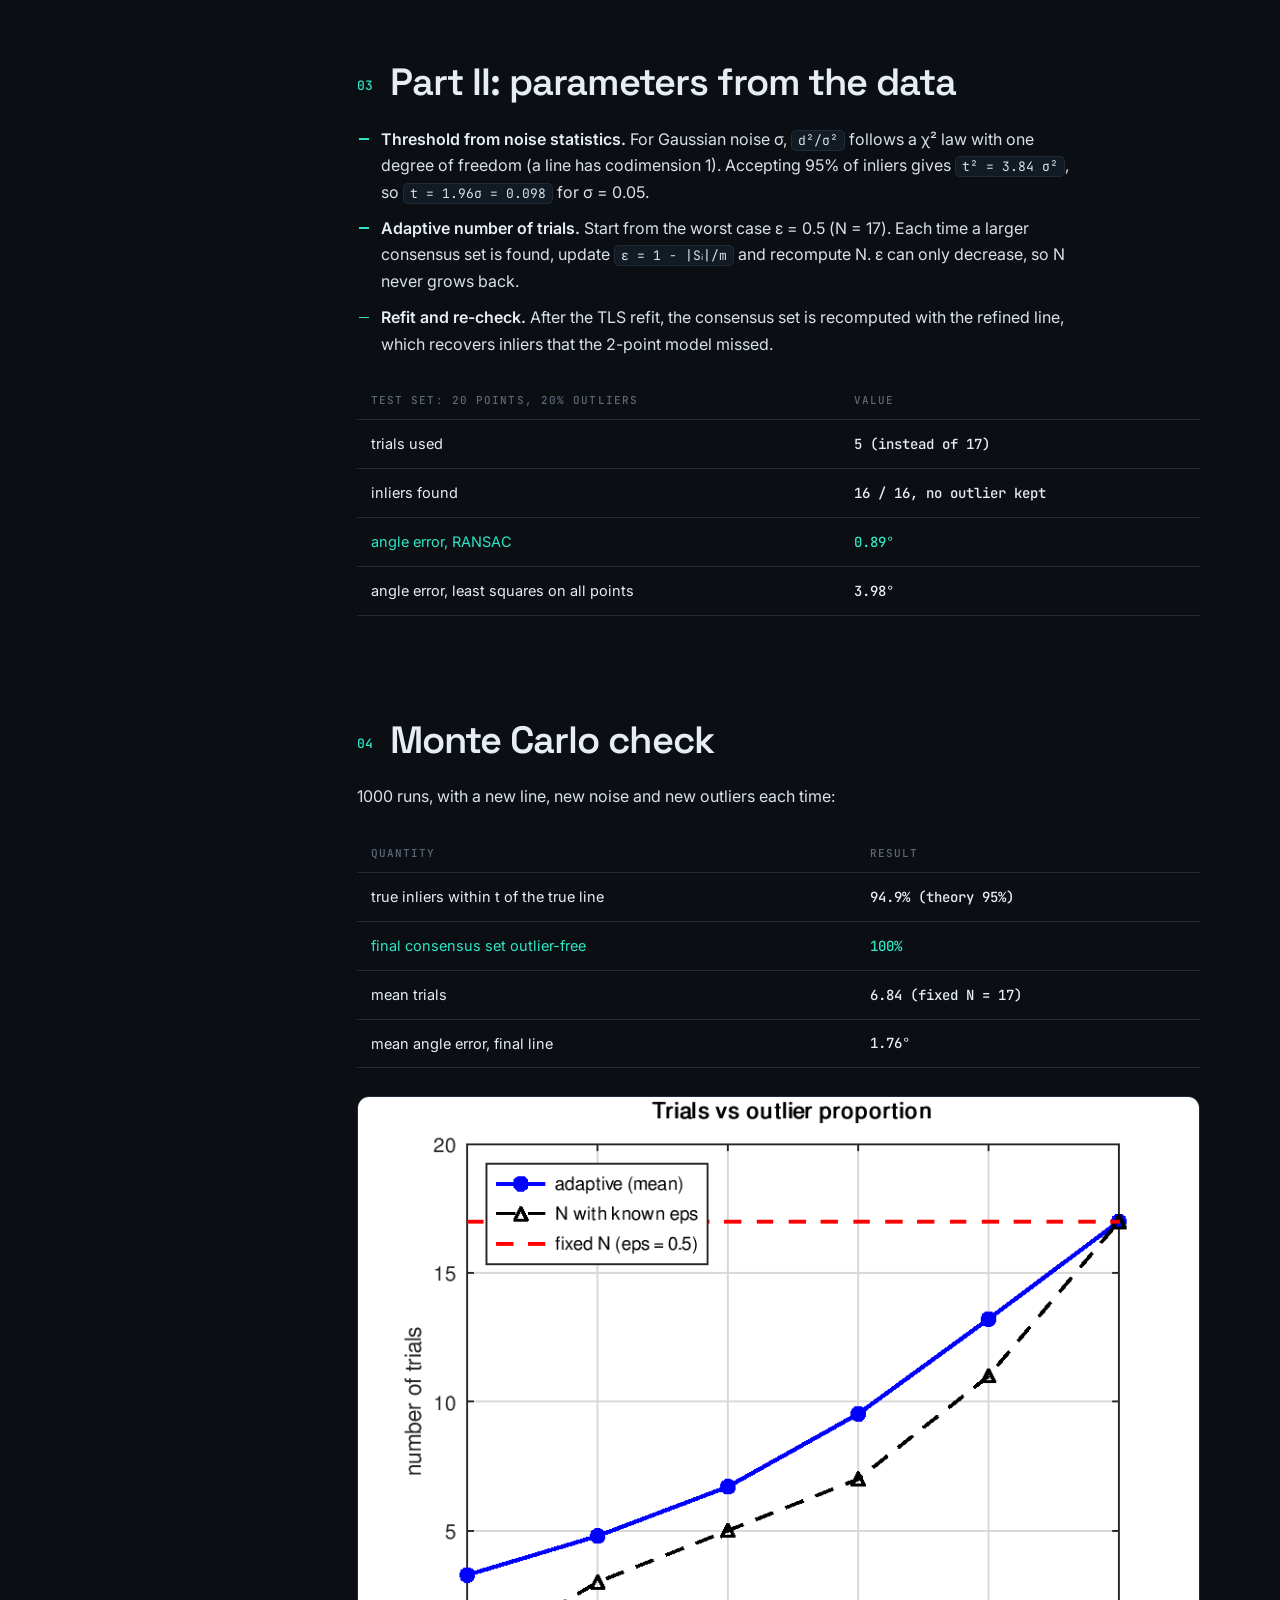
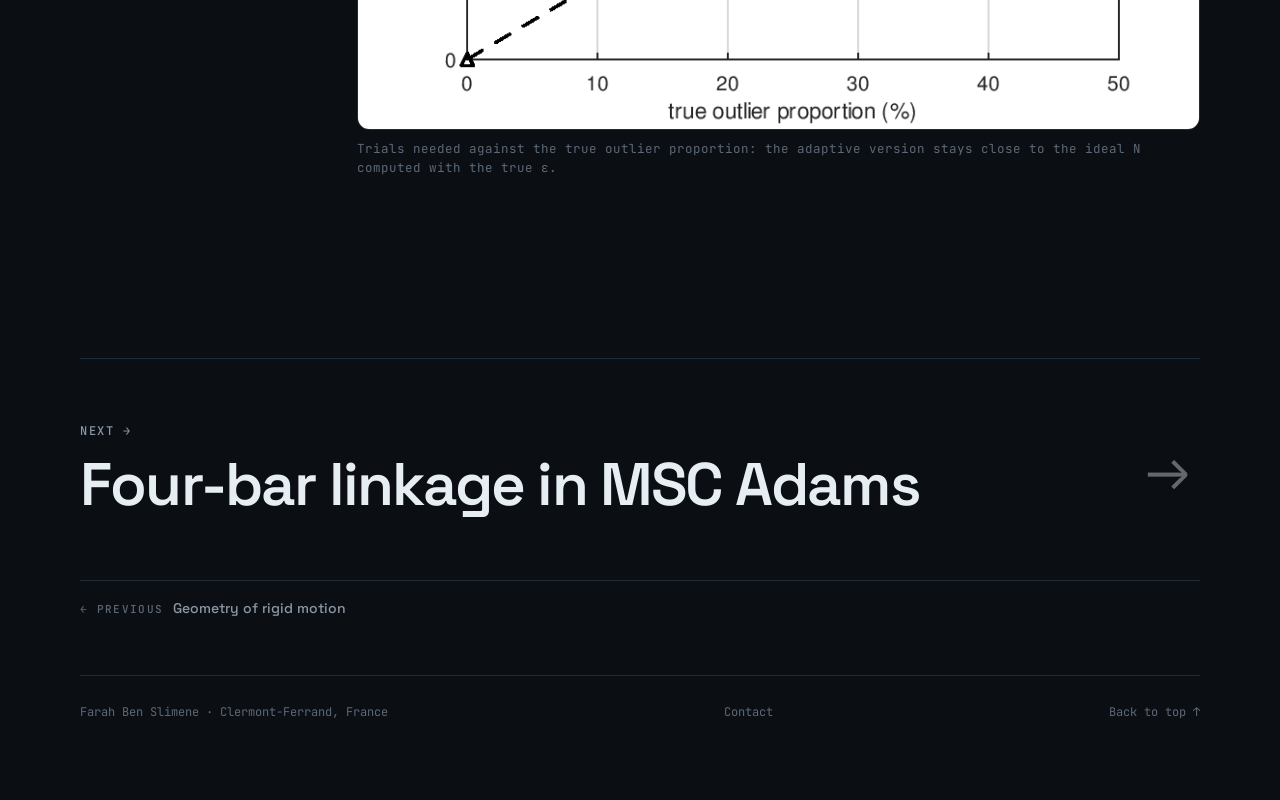
<file: projects/ransac-line-fitting.html>
<!doctype html>
<html lang="en">
<head>
  <meta charset="utf-8">
  <meta name="viewport" content="width=device-width, initial-scale=1">
  <title>RANSAC Line Fitting — Farah Ben Slimene</title>
  <meta name="description" content="RANSAC for 2D line fitting in Octave: chi-squared inlier threshold, adaptive number of trials, total least squares and a 1000-run Monte Carlo check.">
  <link rel="preconnect" href="https://fonts.googleapis.com">
  <link rel="preconnect" href="https://fonts.gstatic.com" crossorigin>
  <link href="https://fonts.googleapis.com/css2?family=Space+Grotesk:wght@400;500;600;700&family=Inter:wght@400;500;600&family=JetBrains+Mono:wght@400;500&display=swap" rel="stylesheet">
  <link rel="stylesheet" href="../v2.css">
  <link rel="stylesheet" href="../case.css">
</head>
<body>
<a class="skip" href="#top">Skip to content</a>
<canvas id="slam" aria-hidden="true"></canvas>
<div class="bg-scrim" aria-hidden="true"></div>
<button class="slam-hud" id="slam-toggle" title="Turn the animated background on or off"><span class="dot"></span><span class="hud-info"><span id="slam-status">slam_toolbox · mapping</span> · <span id="slam-pct">0.0</span>% <span data-i18n>explored</span></span><span class="hud-sw">bg: on</span></button>

<header class="bar">
  <a class="mark" href="../index.html" aria-label="Home">FB</a>
  <nav>
    <a href="../index.html#about">About</a>
    <a href="../index.html#skills">Skills</a>
    <a href="../index.html#experience">Experience</a>
    <a href="../index.html#work">Projects</a>
    <a href="../index.html#contact">Contact</a>
  </nav>
  <span class="cv-split bar-pick"><span class="cv-lab">CV</span><a href="../assets/BEN_SLIMENE_Farah_CV_EN.pdf" target="_blank" rel="noopener" aria-label="CV in English (PDF)">EN</a><a href="../assets/BEN_SLIMENE_Farah_CV_FR.pdf" target="_blank" rel="noopener" aria-label="CV en français (PDF)">FR</a></span>
</header>

<main class="wrap case" id="top">
  <a class="crumb" href="../index.html#coursework">← Coursework</a>
  <p class="kicker"><span>Coursework</span><span class="badge sim">SIMULATION</span></p>
  <h1 class="case-title">Robust line fitting with RANSAC</h1>
  <p class="case-lead">
    Fitting a line when part of the data is wrong. RANSAC built from scratch in Octave, first with hand-set
    parameters, then with a threshold from noise statistics and a number of trials that adapts to the data, and
    checked over 1000 Monte Carlo runs.
  </p>

  <dl class="facts">
    <div><dt>Context</dt><dd>Special Topics on Perception and Robotics (S9)</dd></div>
    <div><dt>Dates</dt><dd>Oct – Nov 2026</dd></div>
    <div><dt>Work</dt><dd>Individual</dd></div>
    <div><dt>Tools</dt><dd>Octave · LaTeX</dd></div>
  </dl>

  <div class="case-hero">
    <img src="../assets/img/case/ransac_adaptive_result.png" alt="Noisy points along a line: green inliers inside a dashed band around the fitted blue line, red outliers far from it">
  </div>

  <div class="case-body">
  <nav class="toc" aria-label="On this page">
    <a href="#model">01 model</a><a href="#fixed">02 fixed RANSAC</a><a href="#adaptive">03 adaptive</a><a href="#montecarlo">04 Monte Carlo</a>
  </nav>
  <div class="case-main">

  <div class="flow">
    <div class="step"><b>sample</b><span>2 random points</span></div>
    <div class="arrow">→</div>
    <div class="step"><b>model</b><span>line l = p × q</span></div>
    <div class="arrow">→</div>
    <div class="step"><b>consensus</b><span>points closer than t</span></div>
    <div class="arrow">→</div>
    <div class="step"><b>refit</b><span>total least squares on the best set</span></div>
  </div>

  <section class="case-sec" id="model">
    <h2><span class="sec-id">01</span>Model and inlier test</h2>
    <ul>
      <li>A line through two points in homogeneous coordinates is <code>l = p̃ × q̃ = (a, b, c)</code>, so a sample needs s = 2 points.</li>
      <li>With <code>a² + b² = 1</code>, the distance from a point to the line is simply <code>|ax + by + c|</code>.</li>
      <li>The final line is a total least-squares fit: it passes through the centroid, and its normal is the singular vector of the centred points with the smallest singular value.</li>
    </ul>
  </section>

  <section class="case-sec" id="fixed">
    <h2><span class="sec-id">02</span>Part I: fixed parameters</h2>
    <p>
      10 points, 3 of them outliers. With an inlier ratio w = 0.7, the number of samples needed for a 99% chance of
      drawing at least one clean pair is:
    </p>
    <div class="callout"><code>N = log(1 − p) / log(1 − wˢ) = log 0.01 / log 0.51 = 6.84 → 7</code></div>
    <figure class="multi">
      <img src="../assets/img/case/ransac_trials.png" alt="Seven small plots, one per trial, showing the sampled pair in red, the candidate line and its consensus set in green">
      <figcaption>The 7 trials: sampled pair (red), band ±t, consensus set (green). Trial 7 finds all 7 inliers.</figcaption>
    </figure>
    <figure class="multi">
      <img src="../assets/img/case/ransac_mc_part1.png" alt="Histograms: RANSAC orientation errors concentrated near zero, least-squares errors spread up to 30 degrees; trials used before termination">
      <figcaption>Over repeated runs, RANSAC keeps the orientation error near zero, while plain least squares is pulled away by the outliers.</figcaption>
    </figure>
  </section>

  <section class="case-sec" id="adaptive">
    <h2><span class="sec-id">03</span>Part II: parameters from the data</h2>
    <ul>
      <li><b>Threshold from noise statistics.</b> For Gaussian noise σ, <code>d²/σ²</code> follows a χ² law with one degree of freedom (a line has codimension 1). Accepting 95% of inliers gives <code>t² = 3.84 σ²</code>, so <code>t = 1.96σ = 0.098</code> for σ = 0.05.</li>
      <li><b>Adaptive number of trials.</b> Start from the worst case ε = 0.5 (N = 17). Each time a larger consensus set is found, update <code>ε = 1 − |Sᵢ|/m</code> and recompute N. ε can only decrease, so N never grows back.</li>
      <li><b>Refit and re-check.</b> After the TLS refit, the consensus set is recomputed with the refined line, which recovers inliers that the 2-point model missed.</li>
    </ul>
    <div class="table-wrap">
      <table>
        <thead><tr><th>test set: 20 points, 20% outliers</th><th>value</th></tr></thead>
        <tbody>
          <tr><td>trials used</td><td class="num">5 (instead of 17)</td></tr>
          <tr><td>inliers found</td><td class="num">16 / 16, no outlier kept</td></tr>
          <tr class="win"><td>angle error, RANSAC</td><td class="num">0.89°</td></tr>
          <tr><td>angle error, least squares on all points</td><td class="num">3.98°</td></tr>
        </tbody>
      </table>
    </div>
  </section>

  <section class="case-sec" id="montecarlo">
    <h2><span class="sec-id">04</span>Monte Carlo check</h2>
    <p>1000 runs, with a new line, new noise and new outliers each time:</p>
    <div class="table-wrap">
      <table>
        <thead><tr><th>quantity</th><th>result</th></tr></thead>
        <tbody>
          <tr><td>true inliers within t of the true line</td><td class="num">94.9% (theory 95%)</td></tr>
          <tr class="win"><td>final consensus set outlier-free</td><td class="num">100%</td></tr>
          <tr><td>mean trials</td><td class="num">6.84 (fixed N = 17)</td></tr>
          <tr><td>mean angle error, final line</td><td class="num">1.76°</td></tr>
        </tbody>
      </table>
    </div>
    <figure>
      <img src="../assets/img/case/ransac_trials_vs_eps.png" alt="Number of trials against outlier proportion: the adaptive mean stays below the fixed N of 17 and follows the known-epsilon curve">
      <figcaption>Trials needed against the true outlier proportion: the adaptive version stays close to the ideal N computed with the true ε.</figcaption>
    </figure>
  </section>
  </div>
  </div>

  <div class="pager">
    <a href="rigid-motion-geometry.html"><small>← previous</small>Geometry of rigid motion</a>
    <a class="next" href="fourbar-adams.html"><small>next →</small>Four-bar linkage in MSC Adams</a>
  </div>
</main>

<footer class="foot wrap">
  <span>Farah Ben Slimene · Clermont-Ferrand, France</span>
  <a href="../index.html#contact">Contact</a>
  <a href="#top">Back to top ↑</a>
</footer>
<script src="../lang.js"></script>
<script src="../robot-bg.js"></script>
<script src="../case.js"></script>
</body>
</html>
</file>
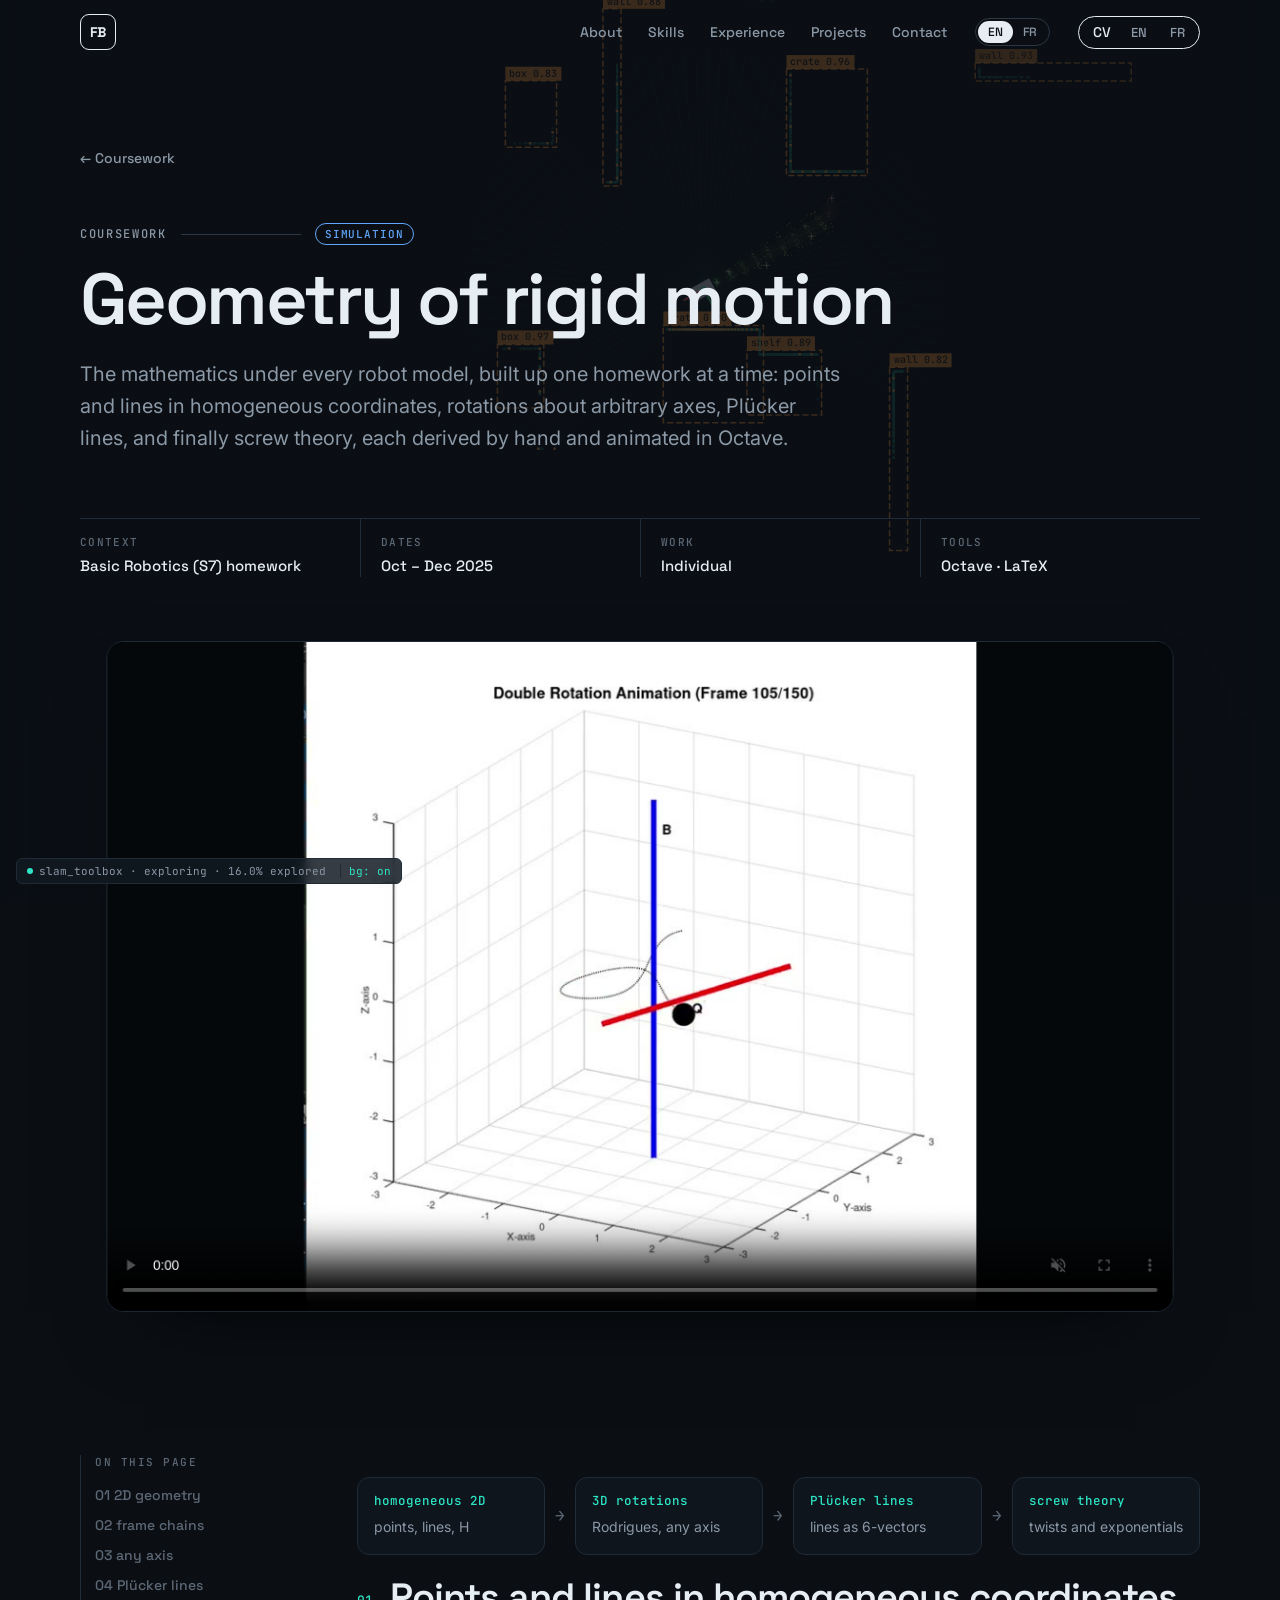
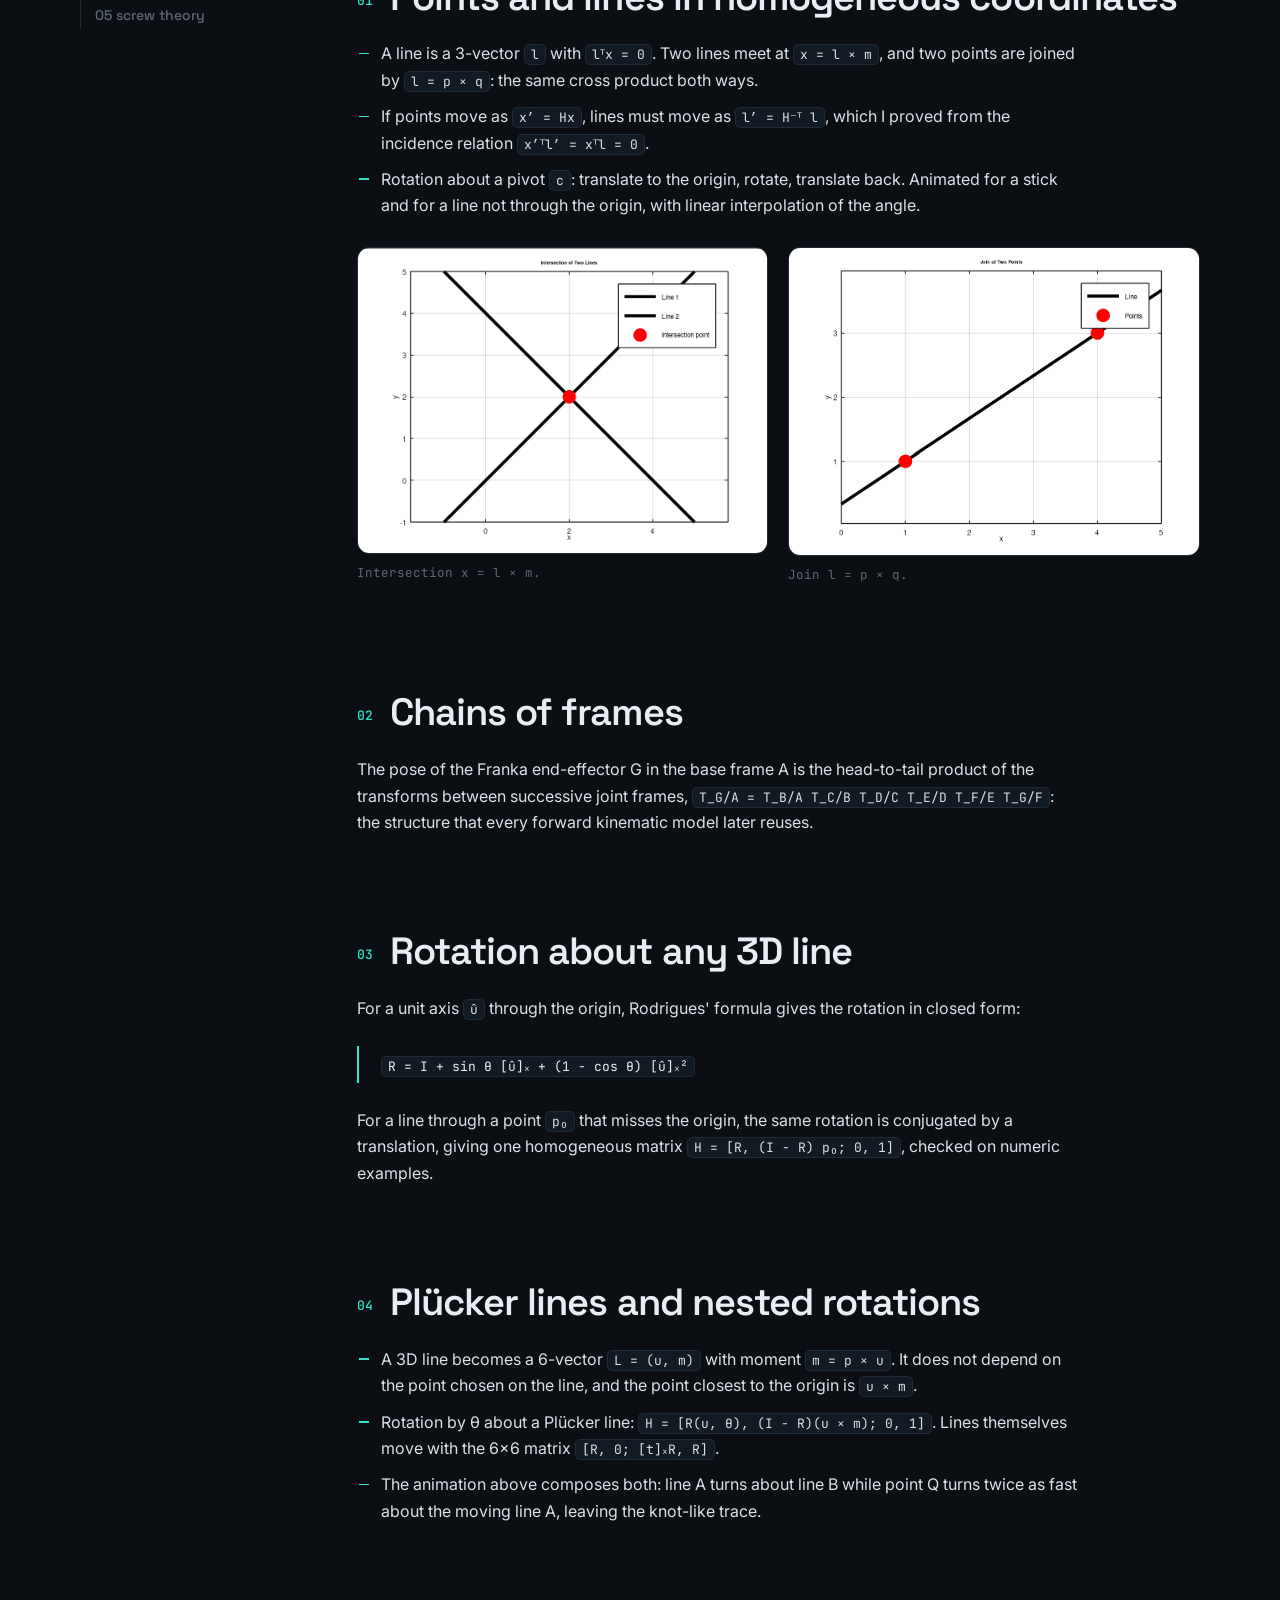
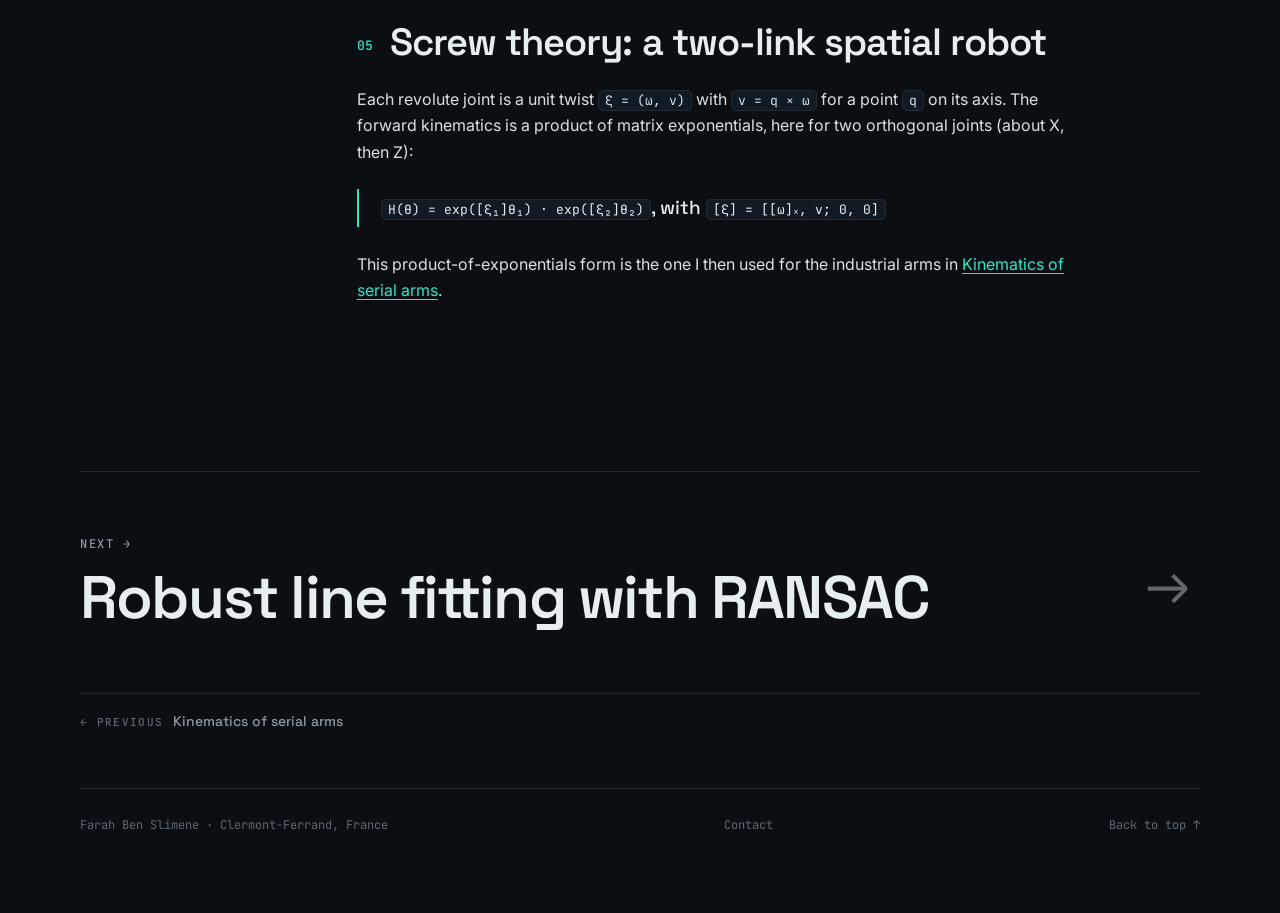
<file: projects/rigid-motion-geometry.html>
<!doctype html>
<html lang="en">
<head>
  <meta charset="utf-8">
  <meta name="viewport" content="width=device-width, initial-scale=1">
  <title>Geometry of Rigid Motion — Farah Ben Slimene</title>
  <meta name="description" content="Homogeneous coordinates, rotations about arbitrary axes, Plücker lines and screw theory, derived by hand and animated in Octave.">
  <link rel="preconnect" href="https://fonts.googleapis.com">
  <link rel="preconnect" href="https://fonts.gstatic.com" crossorigin>
  <link href="https://fonts.googleapis.com/css2?family=Space+Grotesk:wght@400;500;600;700&family=Inter:wght@400;500;600&family=JetBrains+Mono:wght@400;500&display=swap" rel="stylesheet">
  <link rel="stylesheet" href="../v2.css">
  <link rel="stylesheet" href="../case.css">
</head>
<body>
<a class="skip" href="#top">Skip to content</a>
<canvas id="slam" aria-hidden="true"></canvas>
<div class="bg-scrim" aria-hidden="true"></div>
<button class="slam-hud" id="slam-toggle" title="Turn the animated background on or off"><span class="dot"></span><span class="hud-info"><span id="slam-status">slam_toolbox · mapping</span> · <span id="slam-pct">0.0</span>% <span data-i18n>explored</span></span><span class="hud-sw">bg: on</span></button>

<header class="bar">
  <a class="mark" href="../index.html" aria-label="Home">FB</a>
  <nav>
    <a href="../index.html#about">About</a>
    <a href="../index.html#skills">Skills</a>
    <a href="../index.html#experience">Experience</a>
    <a href="../index.html#work">Projects</a>
    <a href="../index.html#contact">Contact</a>
  </nav>
  <span class="cv-split bar-pick"><span class="cv-lab">CV</span><a href="../assets/BEN_SLIMENE_Farah_CV_EN.pdf" target="_blank" rel="noopener" aria-label="CV in English (PDF)">EN</a><a href="../assets/BEN_SLIMENE_Farah_CV_FR.pdf" target="_blank" rel="noopener" aria-label="CV en français (PDF)">FR</a></span>
</header>

<main class="wrap case" id="top">
  <a class="crumb" href="../index.html#coursework">← Coursework</a>
  <p class="kicker"><span>Coursework</span><span class="badge sim">SIMULATION</span></p>
  <h1 class="case-title">Geometry of rigid motion</h1>
  <p class="case-lead">
    The mathematics under every robot model, built up one homework at a time: points and lines in homogeneous
    coordinates, rotations about arbitrary axes, Plücker lines, and finally screw theory, each derived by hand and
    animated in Octave.
  </p>

  <dl class="facts">
    <div><dt>Context</dt><dd>Basic Robotics (S7) homework</dd></div>
    <div><dt>Dates</dt><dd>Oct – Dec 2025</dd></div>
    <div><dt>Work</dt><dd>Individual</dd></div>
    <div><dt>Tools</dt><dd>Octave · LaTeX</dd></div>
  </dl>

  <div class="case-hero">
    <video src="../assets/video/line_about_line.mp4" poster="../assets/img/case/line_about_line_poster.jpg" controls muted playsinline preload="metadata"></video>
  </div>

  <div class="case-body">
  <nav class="toc" aria-label="On this page">
    <a href="#plane">01 2D geometry</a><a href="#chain">02 frame chains</a><a href="#axis">03 any axis</a><a href="#plucker">04 Plücker lines</a><a href="#screw">05 screw theory</a>
  </nav>
  <div class="case-main">

  <div class="flow">
    <div class="step"><b>homogeneous 2D</b><span>points, lines, H</span></div>
    <div class="arrow">→</div>
    <div class="step"><b>3D rotations</b><span>Rodrigues, any axis</span></div>
    <div class="arrow">→</div>
    <div class="step"><b>Plücker lines</b><span>lines as 6-vectors</span></div>
    <div class="arrow">→</div>
    <div class="step"><b>screw theory</b><span>twists and exponentials</span></div>
  </div>

  <section class="case-sec" id="plane">
    <h2><span class="sec-id">01</span>Points and lines in homogeneous coordinates</h2>
    <ul>
      <li>A line is a 3-vector <code>l</code> with <code>lᵀx = 0</code>. Two lines meet at <code>x = l × m</code>, and two points are joined by <code>l = p × q</code>: the same cross product both ways.</li>
      <li>If points move as <code>x′ = Hx</code>, lines must move as <code>l′ = H⁻ᵀ l</code>, which I proved from the incidence relation <code>x′ᵀl′ = xᵀl = 0</code>.</li>
      <li>Rotation about a pivot <code>c</code>: translate to the origin, rotate, translate back. Animated for a stick and for a line not through the origin, with linear interpolation of the angle.</li>
    </ul>
    <div class="two-col">
      <figure><img src="../assets/img/case/br_line_intersection.png" alt="Two black lines crossing, their intersection marked in red at (2, 2)"><figcaption>Intersection x = l × m.</figcaption></figure>
      <figure><img src="../assets/img/case/br_line_join.png" alt="A line drawn through two red points"><figcaption>Join l = p × q.</figcaption></figure>
    </div>
  </section>

  <section class="case-sec" id="chain">
    <h2><span class="sec-id">02</span>Chains of frames</h2>
    <p>
      The pose of the Franka end-effector G in the base frame A is the head-to-tail product of the transforms between
      successive joint frames, <code>T_G/A = T_B/A T_C/B T_D/C T_E/D T_F/E T_G/F</code>: the structure that every
      forward kinematic model later reuses.
    </p>
  </section>

  <section class="case-sec" id="axis">
    <h2><span class="sec-id">03</span>Rotation about any 3D line</h2>
    <p>For a unit axis <code>û</code> through the origin, Rodrigues' formula gives the rotation in closed form:</p>
    <div class="callout"><code>R = I + sin θ [û]ₓ + (1 − cos θ) [û]ₓ²</code></div>
    <p>
      For a line through a point <code>p₀</code> that misses the origin, the same rotation is conjugated by a translation,
      giving one homogeneous matrix <code>H = [R, (I − R) p₀; 0, 1]</code>, checked on numeric examples.
    </p>
  </section>

  <section class="case-sec" id="plucker">
    <h2><span class="sec-id">04</span>Plücker lines and nested rotations</h2>
    <ul>
      <li>A 3D line becomes a 6-vector <code>L = (u, m)</code> with moment <code>m = p × u</code>. It does not depend on the point chosen on the line, and the point closest to the origin is <code>u × m</code>.</li>
      <li>Rotation by θ about a Plücker line: <code>H = [R(u, θ), (I − R)(u × m); 0, 1]</code>. Lines themselves move with the 6×6 matrix <code>[R, 0; [t]ₓR, R]</code>.</li>
      <li>The animation above composes both: line A turns about line B while point Q turns twice as fast about the moving line A, leaving the knot-like trace.</li>
    </ul>
  </section>

  <section class="case-sec" id="screw">
    <h2><span class="sec-id">05</span>Screw theory: a two-link spatial robot</h2>
    <p>
      Each revolute joint is a unit twist <code>ξ = (ω, v)</code> with <code>v = q × ω</code> for a point <code>q</code>
      on its axis. The forward kinematics is a product of matrix exponentials, here for two orthogonal joints (about X, then Z):
    </p>
    <div class="callout"><code>H(θ) = exp([ξ₁]θ₁) · exp([ξ₂]θ₂)</code>, with <code>[ξ] = [[ω]ₓ, v; 0, 0]</code></div>
    <p>This product-of-exponentials form is the one I then used for the industrial arms in <a href="serial-arm-kinematics.html">Kinematics of serial arms</a>.</p>
  </section>
  </div>
  </div>

  <div class="pager">
    <a href="serial-arm-kinematics.html"><small>← previous</small>Kinematics of serial arms</a>
    <a class="next" href="ransac-line-fitting.html"><small>next →</small>Robust line fitting with RANSAC</a>
  </div>
</main>

<footer class="foot wrap">
  <span>Farah Ben Slimene · Clermont-Ferrand, France</span>
  <a href="../index.html#contact">Contact</a>
  <a href="#top">Back to top ↑</a>
</footer>
<script src="../lang.js"></script>
<script src="../robot-bg.js"></script>
<script src="../case.js"></script>
</body>
</html>
</file>
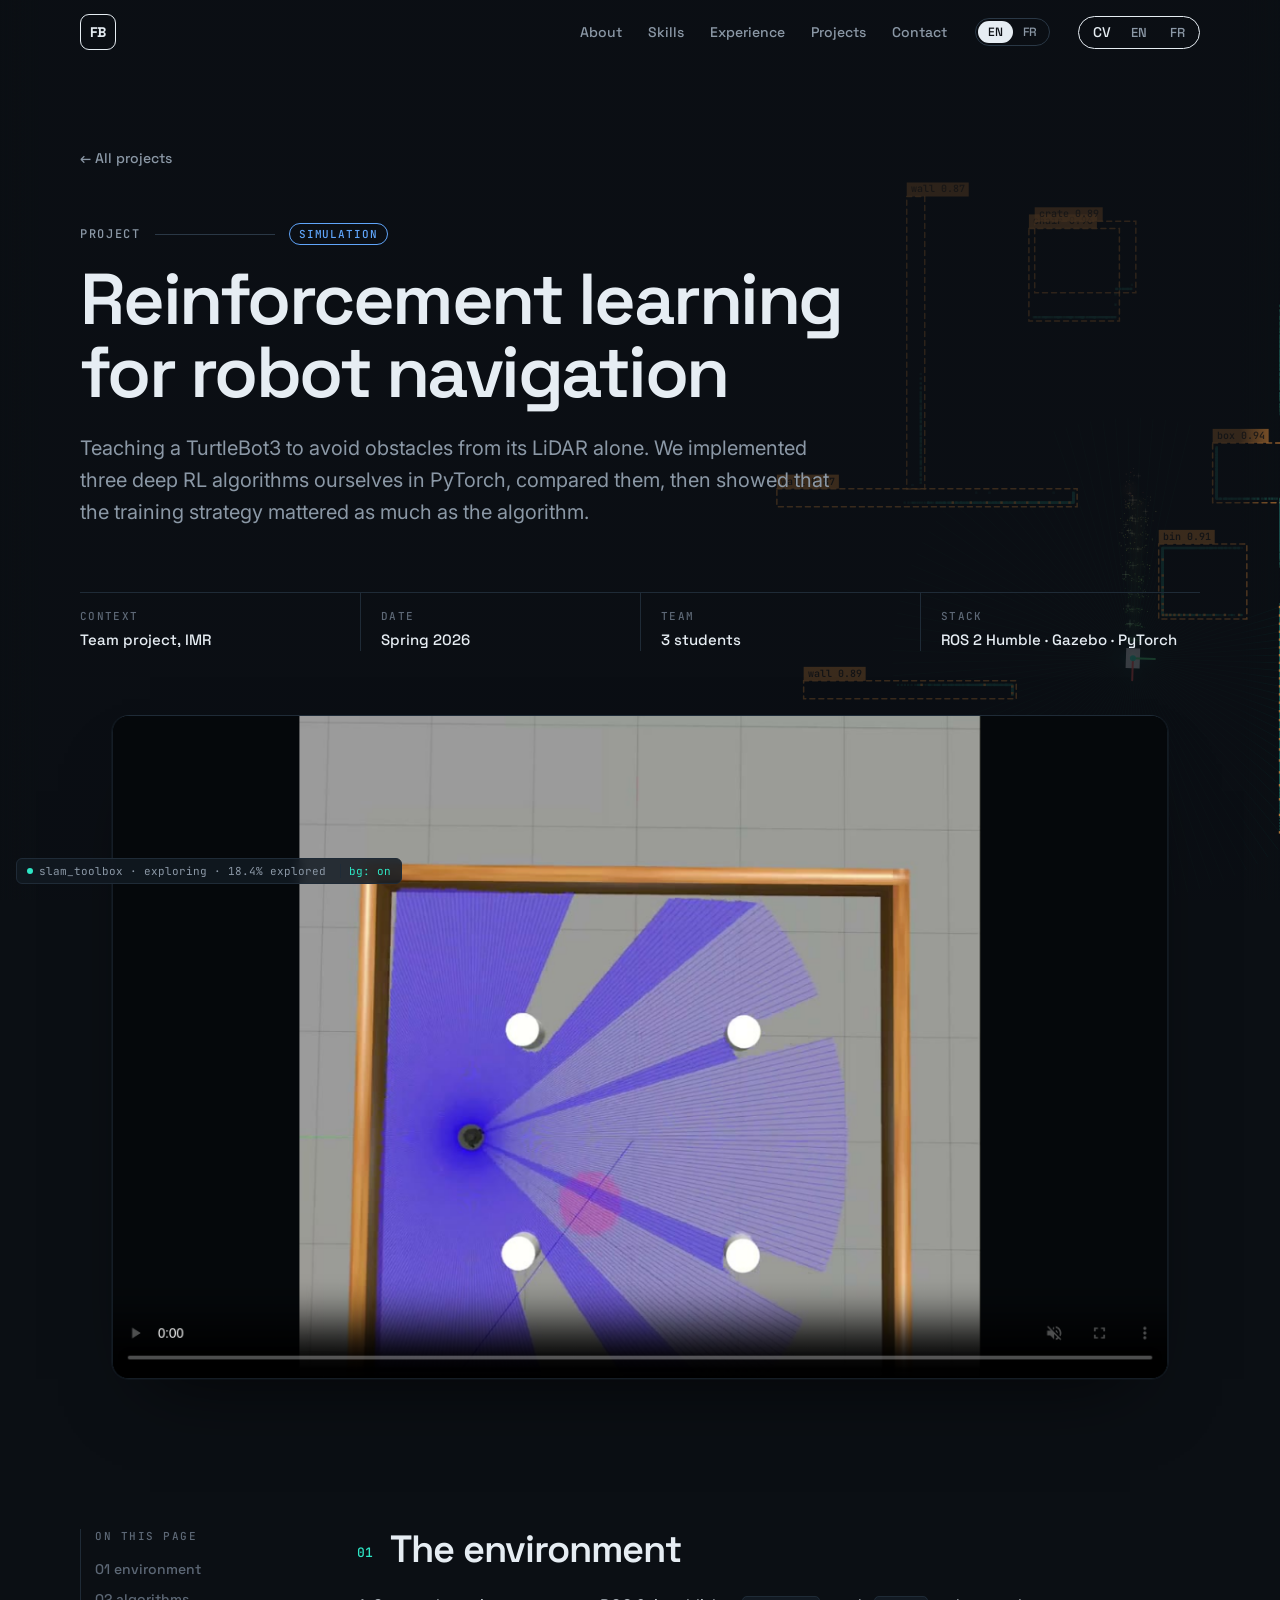
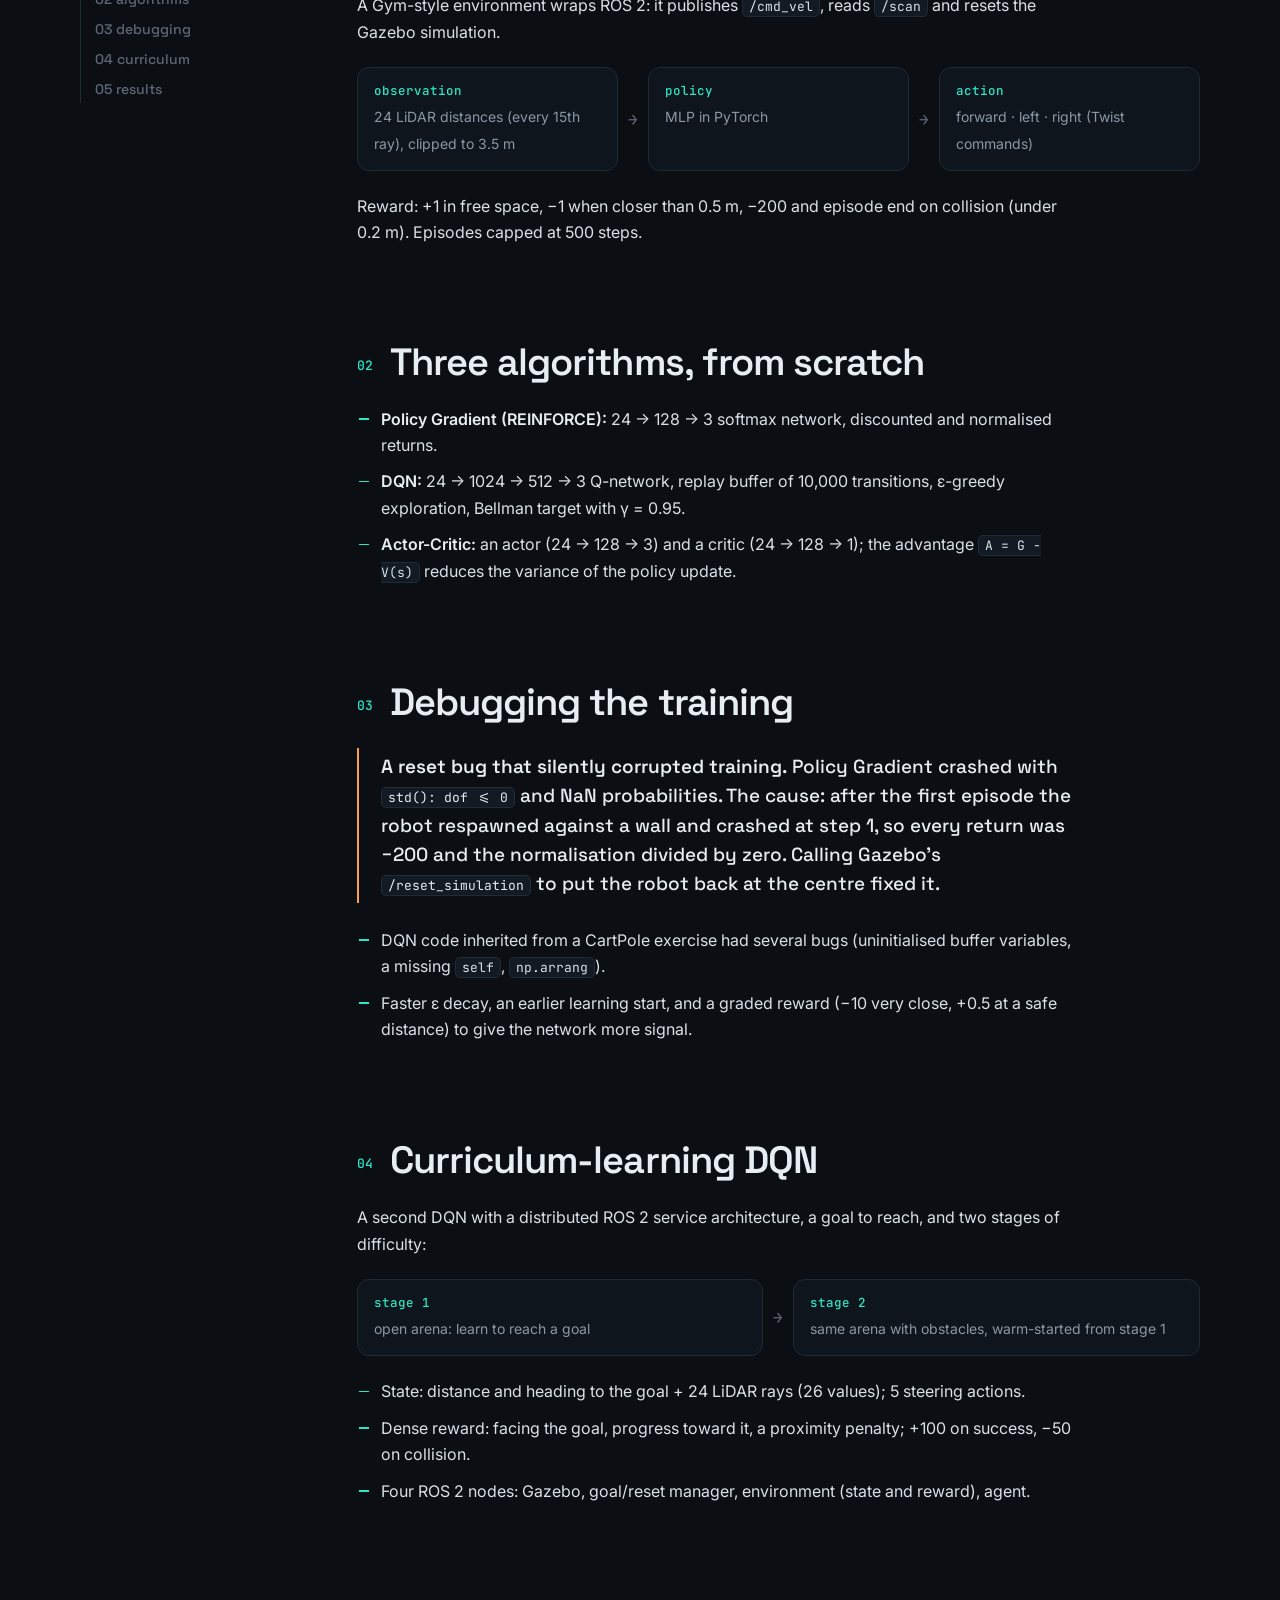
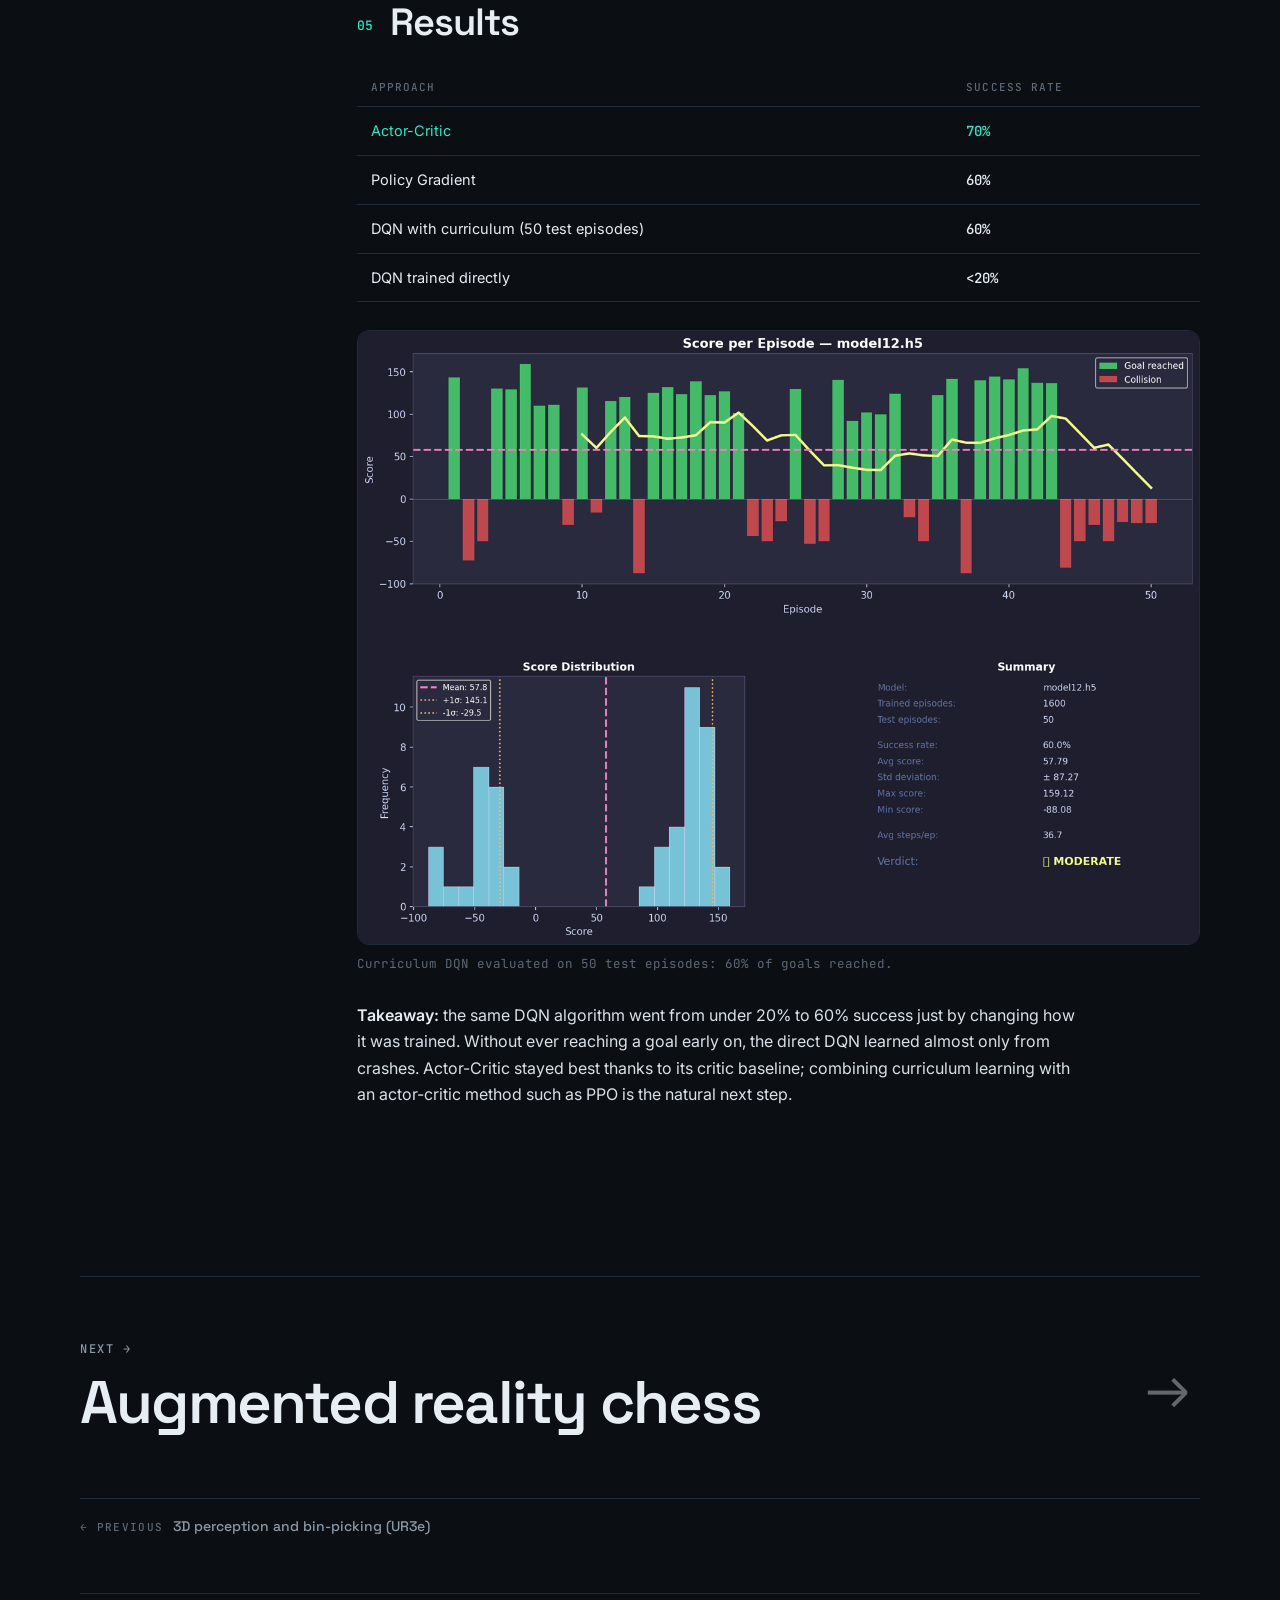
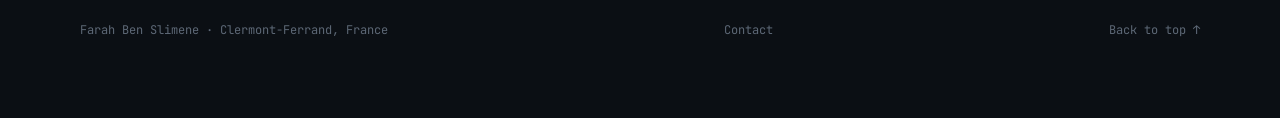
<file: projects/rl-navigation.html>
<!doctype html>
<html lang="en">
<head>
  <meta charset="utf-8">
  <meta name="viewport" content="width=device-width, initial-scale=1">
  <title>RL Navigation — Farah Ben Slimene</title>
  <meta name="description" content="Policy Gradient, DQN and Actor-Critic implemented from scratch in PyTorch for TurtleBot3 obstacle avoidance in ROS 2 / Gazebo, plus a curriculum-learning DQN.">
  <link rel="preconnect" href="https://fonts.googleapis.com">
  <link rel="preconnect" href="https://fonts.gstatic.com" crossorigin>
  <link href="https://fonts.googleapis.com/css2?family=Space+Grotesk:wght@400;500;600;700&family=Inter:wght@400;500;600&family=JetBrains+Mono:wght@400;500&display=swap" rel="stylesheet">
  <link rel="stylesheet" href="../v2.css">
  <link rel="stylesheet" href="../case.css">
</head>
<body>
<a class="skip" href="#top">Skip to content</a>
<canvas id="slam" aria-hidden="true"></canvas>
<div class="bg-scrim" aria-hidden="true"></div>
<button class="slam-hud" id="slam-toggle" title="Turn the animated background on or off"><span class="dot"></span><span class="hud-info"><span id="slam-status">slam_toolbox · mapping</span> · <span id="slam-pct">0.0</span>% <span data-i18n>explored</span></span><span class="hud-sw">bg: on</span></button>

<header class="bar">
  <a class="mark" href="../index.html" aria-label="Home">FB</a>
  <nav>
    <a href="../index.html#about">About</a>
    <a href="../index.html#skills">Skills</a>
    <a href="../index.html#experience">Experience</a>
    <a href="../index.html#work">Projects</a>
    <a href="../index.html#contact">Contact</a>
  </nav>
  <span class="cv-split bar-pick"><span class="cv-lab">CV</span><a href="../assets/BEN_SLIMENE_Farah_CV_EN.pdf" target="_blank" rel="noopener" aria-label="CV in English (PDF)">EN</a><a href="../assets/BEN_SLIMENE_Farah_CV_FR.pdf" target="_blank" rel="noopener" aria-label="CV en français (PDF)">FR</a></span>
</header>

<main class="wrap case" id="top">
  <a class="crumb" href="../index.html#work">← All projects</a>
  <p class="kicker"><span>Project</span><span class="badge sim">SIMULATION</span></p>
  <h1 class="case-title">Reinforcement learning for robot navigation</h1>
  <p class="case-lead">
    Teaching a TurtleBot3 to avoid obstacles from its LiDAR alone. We implemented three deep RL algorithms ourselves
    in PyTorch, compared them, then showed that the training strategy mattered as much as the algorithm.
  </p>

  <dl class="facts">
    <div><dt>Context</dt><dd>Team project, IMR</dd></div>
    <div><dt>Date</dt><dd>Spring 2026</dd></div>
    <div><dt>Team</dt><dd>3 students</dd></div>
    <div><dt>Stack</dt><dd>ROS 2 Humble · Gazebo · PyTorch</dd></div>
  </dl>

  <div class="case-hero">
    <video src="../assets/video/rl_curriculum.mp4" poster="../assets/img/case/rl_curriculum_poster.jpg" aria-label="Curriculum-learning DQN in Gazebo: stage 1 in the empty arena, then stage 2 with obstacles" controls muted playsinline preload="metadata"></video>
  </div>

  <div class="case-body">
  <nav class="toc" aria-label="On this page">
    <a href="#env">01 environment</a><a href="#algos">02 algorithms</a><a href="#debug">03 debugging</a>
    <a href="#curriculum">04 curriculum</a><a href="#results">05 results</a>
  </nav>
  <div class="case-main">

  <section class="case-sec" id="env">
    <h2><span class="sec-id">01</span>The environment</h2>
    <p>A Gym-style environment wraps ROS 2: it publishes <code>/cmd_vel</code>, reads <code>/scan</code> and resets the Gazebo simulation.</p>
    <div class="flow">
      <div class="step"><b>observation</b><span>24 LiDAR distances (every 15th ray), clipped to 3.5 m</span></div>
      <div class="arrow">→</div>
      <div class="step"><b>policy</b><span>MLP in PyTorch</span></div>
      <div class="arrow">→</div>
      <div class="step"><b>action</b><span>forward · left · right (Twist commands)</span></div>
    </div>
    <p>Reward: +1 in free space, −1 when closer than 0.5 m, −200 and episode end on collision (under 0.2 m). Episodes capped at 500 steps.</p>
  </section>

  <section class="case-sec" id="algos">
    <h2><span class="sec-id">02</span>Three algorithms, from scratch</h2>
    <ul>
      <li><b>Policy Gradient (REINFORCE):</b> 24 → 128 → 3 softmax network, discounted and normalised returns.</li>
      <li><b>DQN:</b> 24 → 1024 → 512 → 3 Q-network, replay buffer of 10,000 transitions, ε-greedy exploration, Bellman target with γ = 0.95.</li>
      <li><b>Actor-Critic:</b> an actor (24 → 128 → 3) and a critic (24 → 128 → 1); the advantage <code>A = G − V(s)</code> reduces the variance of the policy update.</li>
    </ul>
  </section>

  <section class="case-sec" id="debug">
    <h2><span class="sec-id">03</span>Debugging the training</h2>
    <div class="callout warn">
      <b>A reset bug that silently corrupted training.</b> Policy Gradient crashed with <code>std(): dof &lt;= 0</code> and NaN probabilities.
      The cause: after the first episode the robot respawned against a wall and crashed at step 1, so every return was −200 and the
      normalisation divided by zero. Calling Gazebo's <code>/reset_simulation</code> to put the robot back at the centre fixed it.
    </div>
    <ul>
      <li>DQN code inherited from a CartPole exercise had several bugs (uninitialised buffer variables, a missing <code>self</code>, <code>np.arrang</code>).</li>
      <li>Faster ε decay, an earlier learning start, and a graded reward (−10 very close, +0.5 at a safe distance) to give the network more signal.</li>
    </ul>
  </section>

  <section class="case-sec" id="curriculum">
    <h2><span class="sec-id">04</span>Curriculum-learning DQN</h2>
    <p>A second DQN with a distributed ROS 2 service architecture, a goal to reach, and two stages of difficulty:</p>
    <div class="flow">
      <div class="step"><b>stage 1</b><span>open arena: learn to reach a goal</span></div>
      <div class="arrow">→</div>
      <div class="step"><b>stage 2</b><span>same arena with obstacles, warm-started from stage 1</span></div>
    </div>
    <ul>
      <li>State: distance and heading to the goal + 24 LiDAR rays (26 values); 5 steering actions.</li>
      <li>Dense reward: facing the goal, progress toward it, a proximity penalty; +100 on success, −50 on collision.</li>
      <li>Four ROS 2 nodes: Gazebo, goal/reset manager, environment (state and reward), agent.</li>
    </ul>
  </section>

  <section class="case-sec" id="results">
    <h2><span class="sec-id">05</span>Results</h2>
    <div class="table-wrap">
      <table>
        <thead><tr><th>approach</th><th>success rate</th></tr></thead>
        <tbody>
          <tr class="win"><td>Actor-Critic</td><td class="num">70%</td></tr>
          <tr><td>Policy Gradient</td><td class="num">60%</td></tr>
          <tr><td>DQN with curriculum (50 test episodes)</td><td class="num">60%</td></tr>
          <tr><td>DQN trained directly</td><td class="num">&lt;20%</td></tr>
        </tbody>
      </table>
    </div>
    <figure><img src="../assets/img/case/rl_eval_50ep.png" alt="Evaluation of the curriculum DQN over 50 test episodes: score per episode, score distribution and summary with a 60% success rate" loading="lazy"><figcaption>Curriculum DQN evaluated on 50 test episodes: 60% of goals reached.</figcaption></figure>
    <p>
      <b>Takeaway:</b> the same DQN algorithm went from under 20% to 60% success just by changing how it was trained.
      Without ever reaching a goal early on, the direct DQN learned almost only from crashes. Actor-Critic stayed best
      thanks to its critic baseline; combining curriculum learning with an actor-critic method such as PPO is the natural next step.
    </p>
  </section>
  </div>
  </div>

  <div class="pager">
    <a href="ur3e-bin-picking.html"><small>← previous</small>3D perception and bin-picking (UR3e)</a>
    <a class="next" href="ar-chess.html"><small>next →</small>Augmented reality chess</a>
  </div>
</main>

<footer class="foot wrap">
  <span>Farah Ben Slimene · Clermont-Ferrand, France</span>
  <a href="../index.html#contact">Contact</a>
  <a href="#top">Back to top ↑</a>
</footer>
<script src="../lang.js"></script>
<script src="../robot-bg.js"></script>
<script src="../case.js"></script>
</body>
</html>
</file>
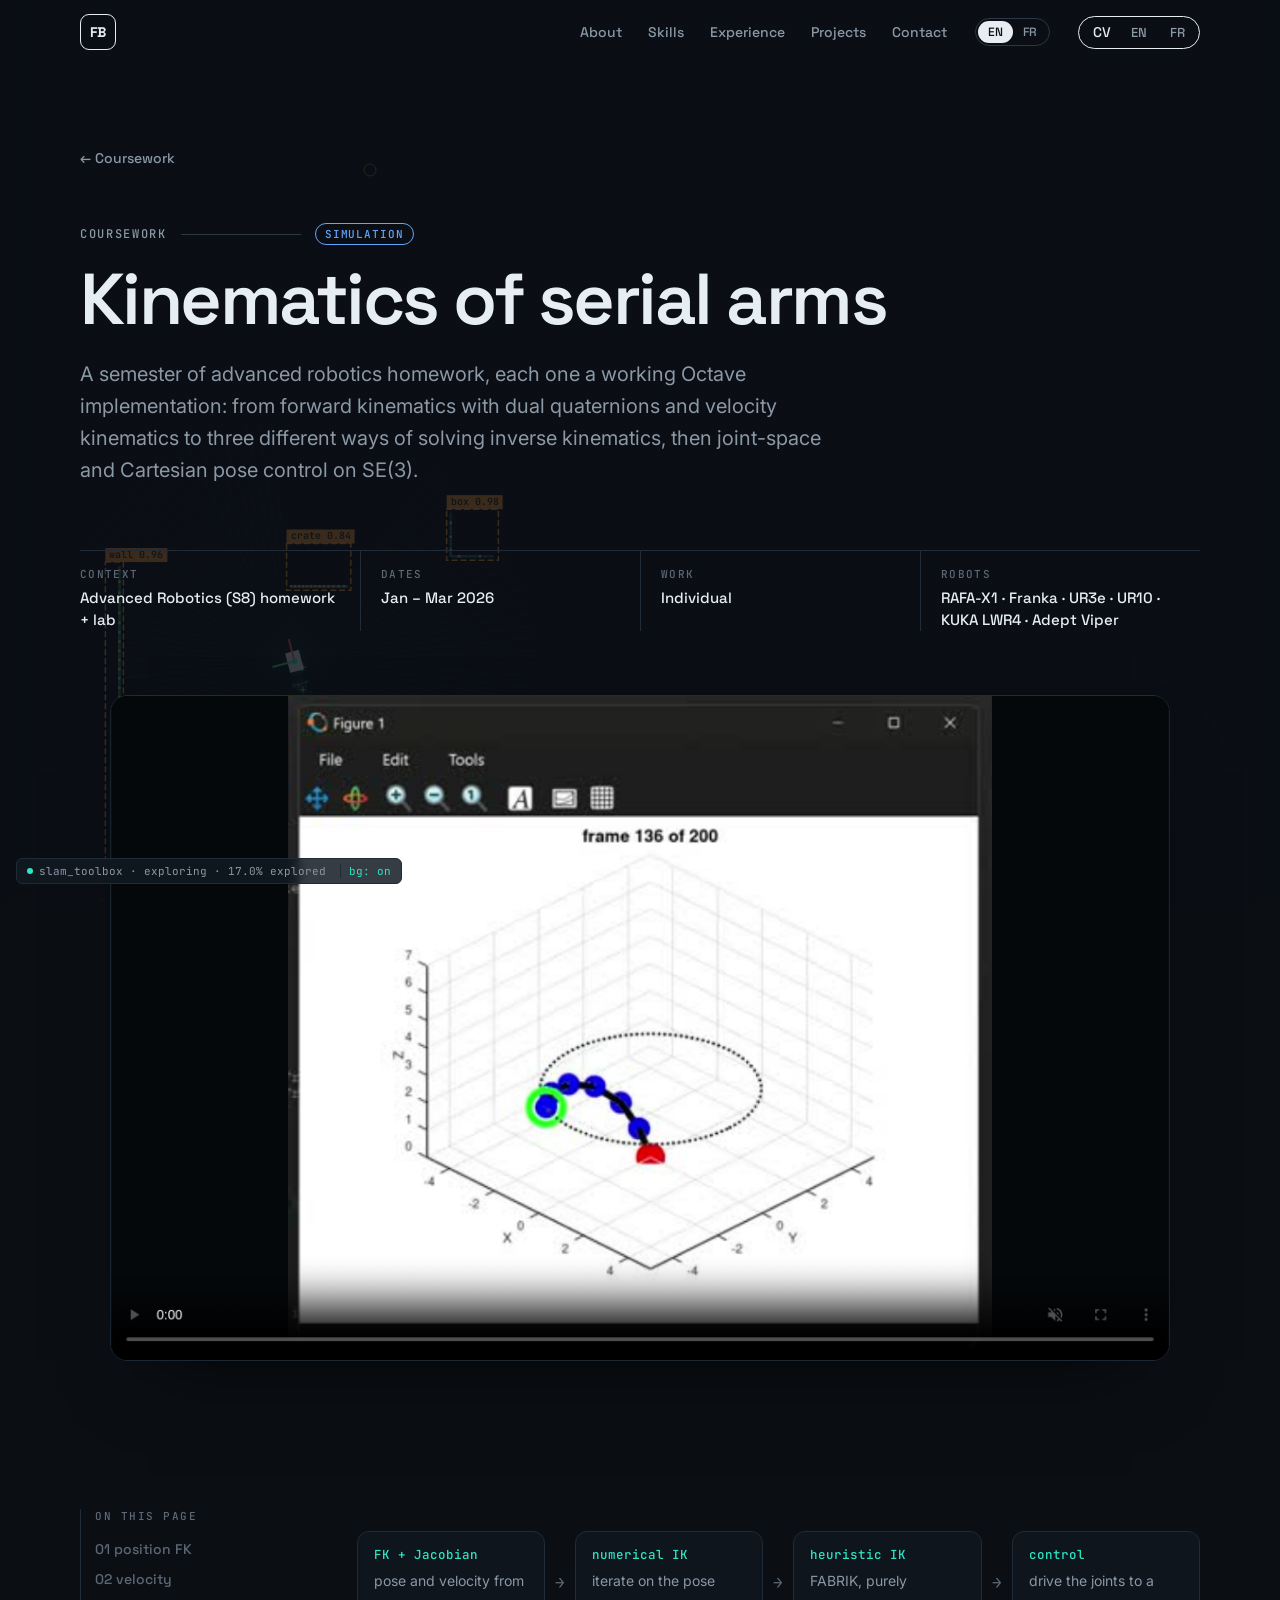
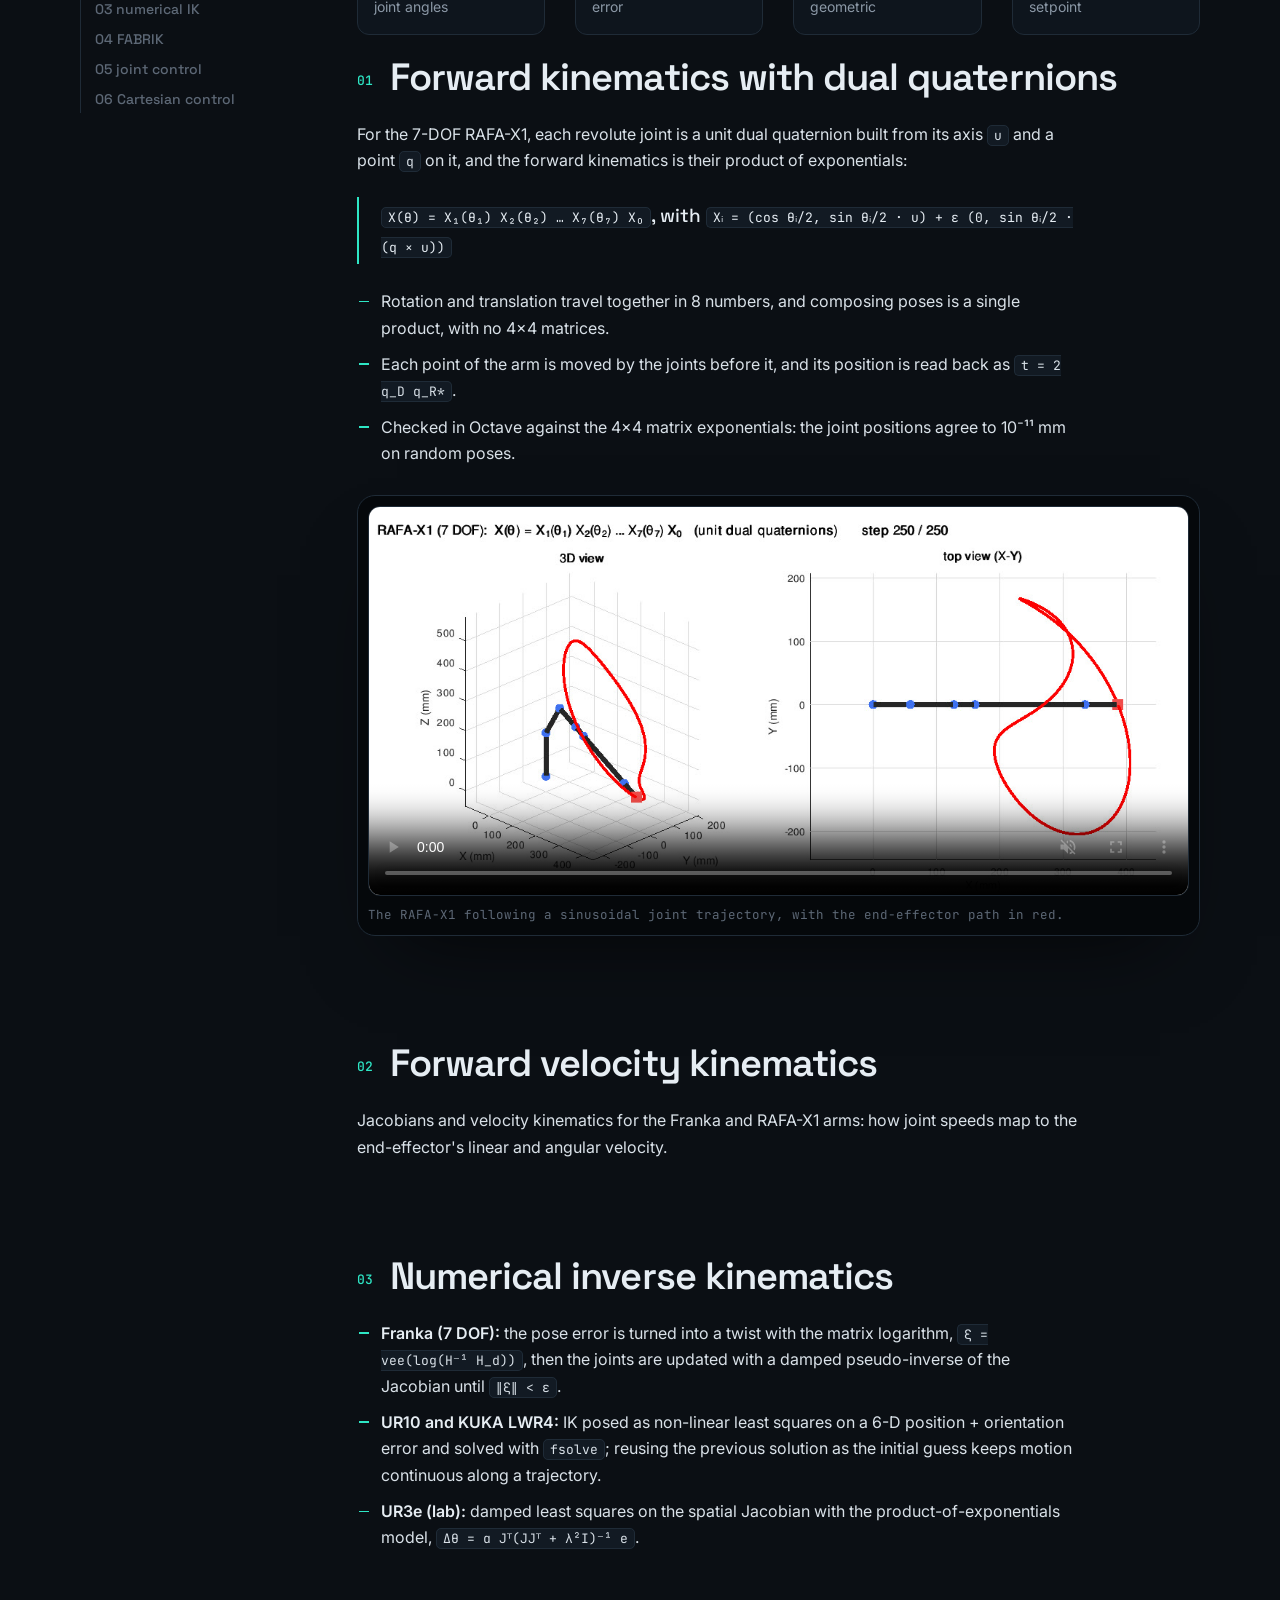
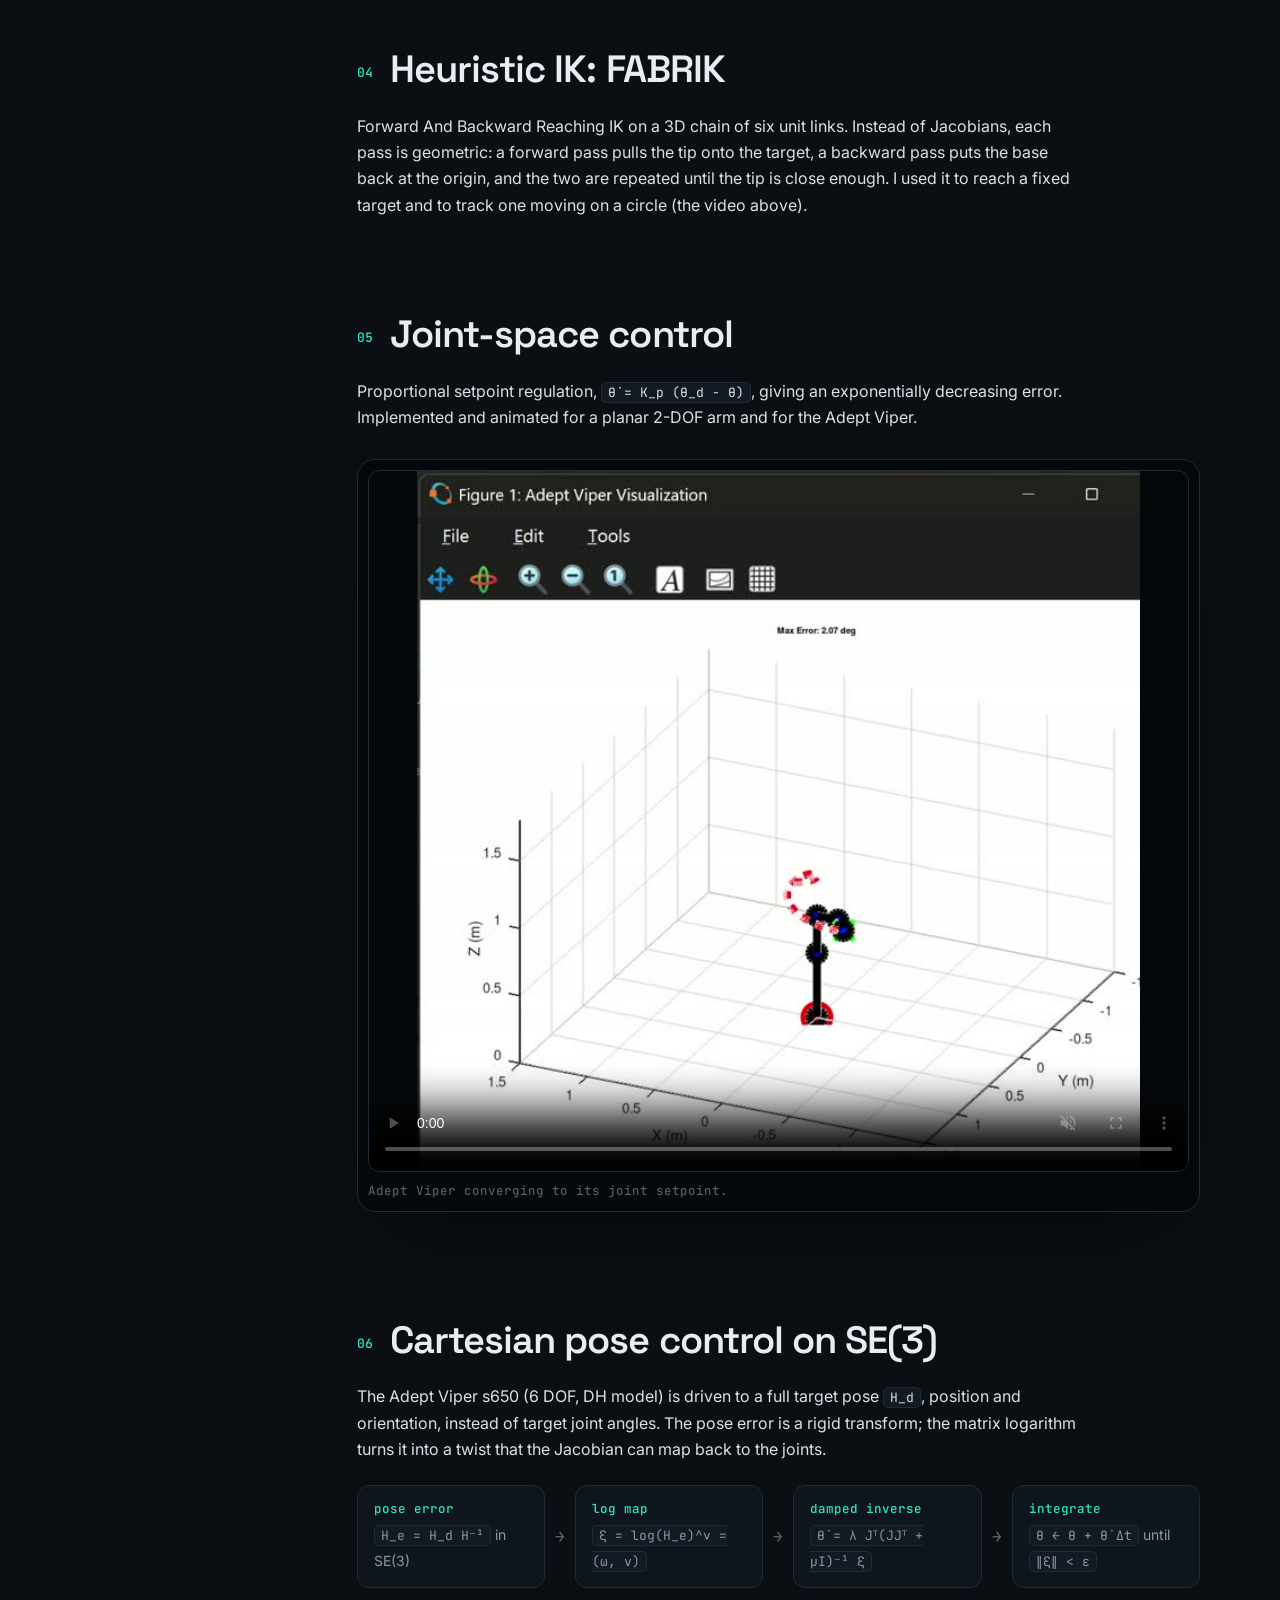
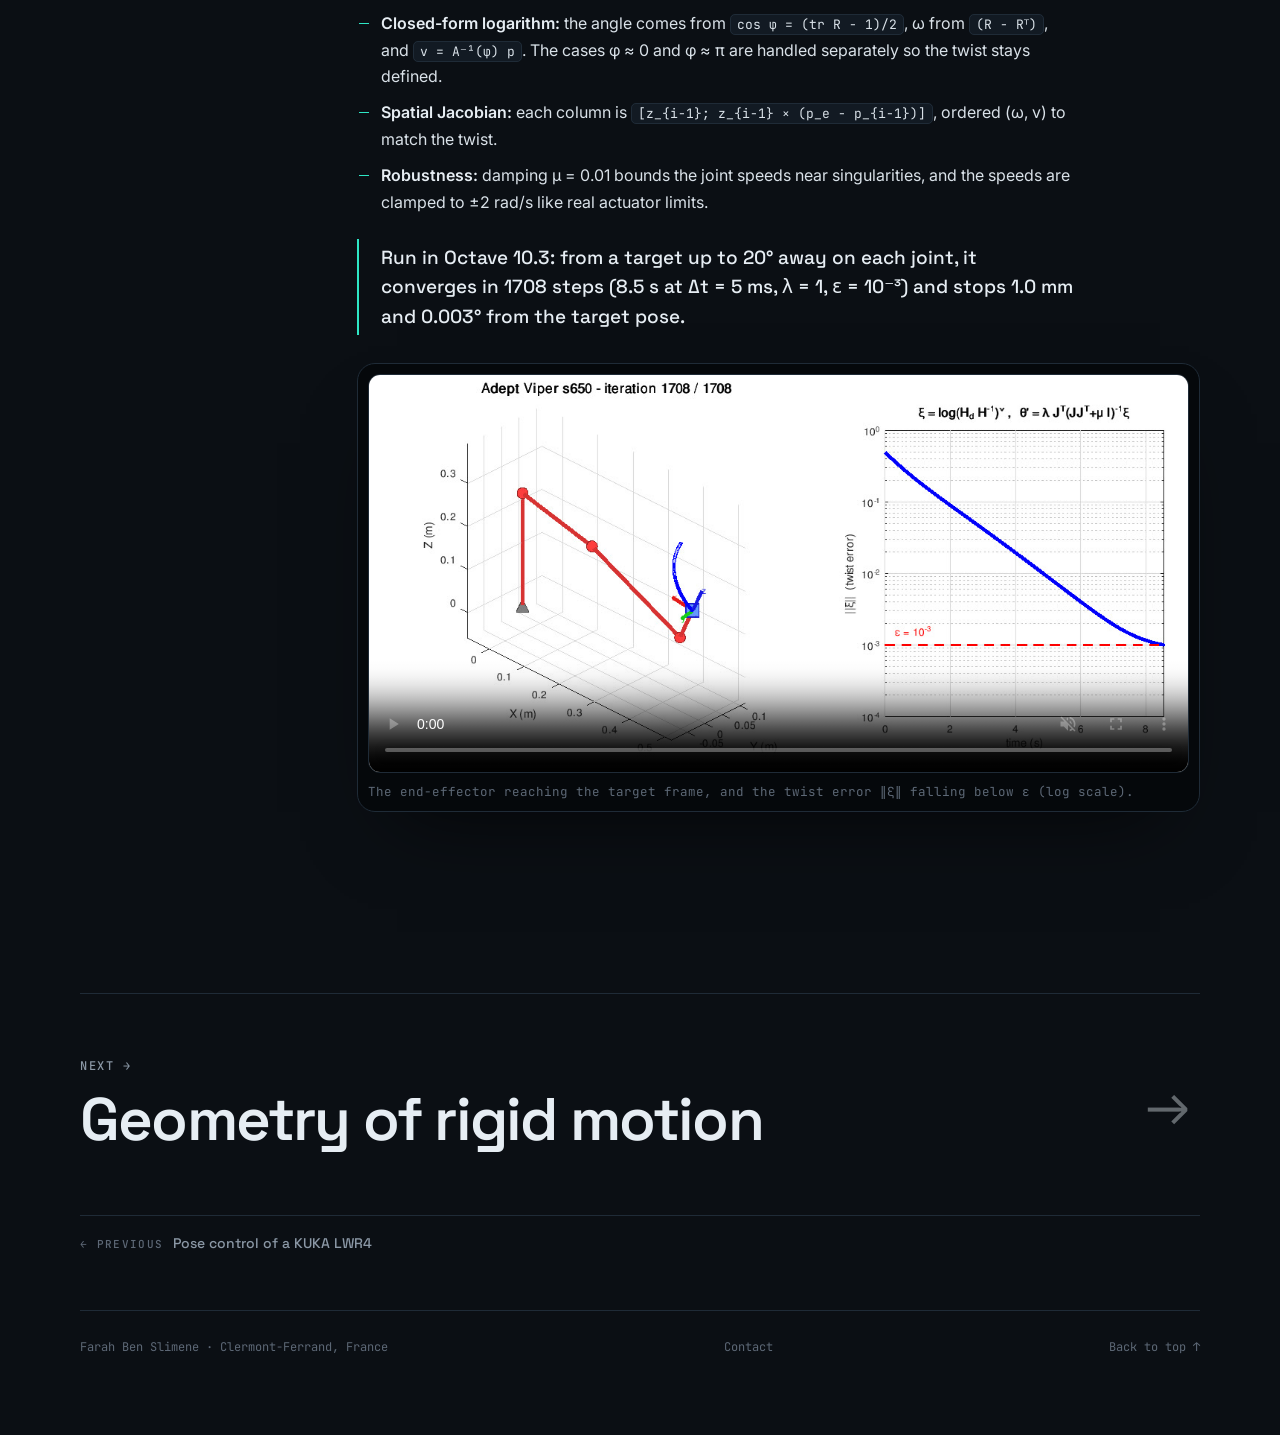
<file: projects/serial-arm-kinematics.html>
<!doctype html>
<html lang="en">
<head>
  <meta charset="utf-8">
  <meta name="viewport" content="width=device-width, initial-scale=1">
  <title>Serial Arm Kinematics — Farah Ben Slimene</title>
  <meta name="description" content="Forward kinematics, Jacobians, numerical and heuristic inverse kinematics, and joint-space and Cartesian control for several industrial arms, in Octave.">
  <link rel="preconnect" href="https://fonts.googleapis.com">
  <link rel="preconnect" href="https://fonts.gstatic.com" crossorigin>
  <link href="https://fonts.googleapis.com/css2?family=Space+Grotesk:wght@400;500;600;700&family=Inter:wght@400;500;600&family=JetBrains+Mono:wght@400;500&display=swap" rel="stylesheet">
  <link rel="stylesheet" href="../v2.css">
  <link rel="stylesheet" href="../case.css">
</head>
<body>
<a class="skip" href="#top">Skip to content</a>
<canvas id="slam" aria-hidden="true"></canvas>
<div class="bg-scrim" aria-hidden="true"></div>
<button class="slam-hud" id="slam-toggle" title="Turn the animated background on or off"><span class="dot"></span><span class="hud-info"><span id="slam-status">slam_toolbox · mapping</span> · <span id="slam-pct">0.0</span>% <span data-i18n>explored</span></span><span class="hud-sw">bg: on</span></button>

<header class="bar">
  <a class="mark" href="../index.html" aria-label="Home">FB</a>
  <nav>
    <a href="../index.html#about">About</a>
    <a href="../index.html#skills">Skills</a>
    <a href="../index.html#experience">Experience</a>
    <a href="../index.html#work">Projects</a>
    <a href="../index.html#contact">Contact</a>
  </nav>
  <span class="cv-split bar-pick"><span class="cv-lab">CV</span><a href="../assets/BEN_SLIMENE_Farah_CV_EN.pdf" target="_blank" rel="noopener" aria-label="CV in English (PDF)">EN</a><a href="../assets/BEN_SLIMENE_Farah_CV_FR.pdf" target="_blank" rel="noopener" aria-label="CV en français (PDF)">FR</a></span>
</header>

<main class="wrap case" id="top">
  <a class="crumb" href="../index.html#coursework">← Coursework</a>
  <p class="kicker"><span>Coursework</span><span class="badge sim">SIMULATION</span></p>
  <h1 class="case-title">Kinematics of serial arms</h1>
  <p class="case-lead">
    A semester of advanced robotics homework, each one a working Octave implementation: from forward kinematics with
    dual quaternions and velocity kinematics to three different ways of solving inverse kinematics, then joint-space and Cartesian pose control on SE(3).
  </p>

  <dl class="facts">
    <div><dt>Context</dt><dd>Advanced Robotics (S8) homework + lab</dd></div>
    <div><dt>Dates</dt><dd>Jan – Mar 2026</dd></div>
    <div><dt>Work</dt><dd>Individual</dd></div>
    <div><dt>Robots</dt><dd>RAFA-X1 · Franka · UR3e · UR10 · KUKA LWR4 · Adept Viper</dd></div>
  </dl>

  <div class="case-hero">
    <video src="../assets/video/arm_kinematics.mp4" poster="../assets/img/kin_poster.jpg" controls muted playsinline preload="metadata"></video>
  </div>

  <div class="case-body">
  <nav class="toc" aria-label="On this page">
    <a href="#position">01 position FK</a><a href="#velocity">02 velocity</a><a href="#numerical">03 numerical IK</a><a href="#fabrik">04 FABRIK</a><a href="#control">05 joint control</a><a href="#cartesian">06 Cartesian control</a>
  </nav>
  <div class="case-main">

  <div class="flow">
    <div class="step"><b>FK + Jacobian</b><span>pose and velocity from joint angles</span></div>
    <div class="arrow">→</div>
    <div class="step"><b>numerical IK</b><span>iterate on the pose error</span></div>
    <div class="arrow">→</div>
    <div class="step"><b>heuristic IK</b><span>FABRIK, purely geometric</span></div>
    <div class="arrow">→</div>
    <div class="step"><b>control</b><span>drive the joints to a setpoint</span></div>
  </div>

  <section class="case-sec" id="position">
    <h2><span class="sec-id">01</span>Forward kinematics with dual quaternions</h2>
    <p>
      For the 7-DOF RAFA-X1, each revolute joint is a unit dual quaternion built from its axis <code>u</code> and a point
      <code>q</code> on it, and the forward kinematics is their product of exponentials:
    </p>
    <div class="callout"><code>X(θ) = X₁(θ₁) X₂(θ₂) … X₇(θ₇) X₀</code>, with <code>Xᵢ = (cos θᵢ/2, sin θᵢ/2 · u) + ε (0, sin θᵢ/2 · (q × u))</code></div>
    <ul>
      <li>Rotation and translation travel together in 8 numbers, and composing poses is a single product, with no 4×4 matrices.</li>
      <li>Each point of the arm is moved by the joints before it, and its position is read back as <code>t = 2 q_D q_R*</code>.</li>
      <li>Checked in Octave against the 4×4 matrix exponentials: the joint positions agree to 10⁻¹¹ mm on random poses.</li>
    </ul>
    <figure class="case-hero" style="padding:10px">
      <video src="../assets/video/rafa_dq_fk.mp4" poster="../assets/img/case/rafa_dq_poster.jpg" controls muted playsinline preload="metadata"></video>
      <figcaption>The RAFA-X1 following a sinusoidal joint trajectory, with the end-effector path in red.</figcaption>
    </figure>
  </section>

  <section class="case-sec" id="velocity">
    <h2><span class="sec-id">02</span>Forward velocity kinematics</h2>
    <p>Jacobians and velocity kinematics for the Franka and RAFA-X1 arms: how joint speeds map to the end-effector's linear and angular velocity.</p>
  </section>

  <section class="case-sec" id="numerical">
    <h2><span class="sec-id">03</span>Numerical inverse kinematics</h2>
    <ul>
      <li><b>Franka (7 DOF):</b> the pose error is turned into a twist with the matrix logarithm, <code>ξ = vee(log(H⁻¹ H_d))</code>, then the joints are updated with a damped pseudo-inverse of the Jacobian until <code>‖ξ‖ &lt; ε</code>.</li>
      <li><b>UR10 and KUKA LWR4:</b> IK posed as non-linear least squares on a 6-D position + orientation error and solved with <code>fsolve</code>; reusing the previous solution as the initial guess keeps motion continuous along a trajectory.</li>
      <li><b>UR3e (lab):</b> damped least squares on the spatial Jacobian with the product-of-exponentials model, <code>Δθ = α Jᵀ(JJᵀ + λ²I)⁻¹ e</code>.</li>
    </ul>
  </section>

  <section class="case-sec" id="fabrik">
    <h2><span class="sec-id">04</span>Heuristic IK: FABRIK</h2>
    <p>
      Forward And Backward Reaching IK on a 3D chain of six unit links. Instead of Jacobians, each pass is geometric:
      a forward pass pulls the tip onto the target, a backward pass puts the base back at the origin, and the two are
      repeated until the tip is close enough. I used it to reach a fixed target and to track one moving on a circle
      (the video above).
    </p>
  </section>

  <section class="case-sec" id="control">
    <h2><span class="sec-id">05</span>Joint-space control</h2>
    <p>
      Proportional setpoint regulation, <code>θ̇ = K_p (θ_d − θ)</code>, giving an exponentially decreasing error.
      Implemented and animated for a planar 2-DOF arm and for the Adept Viper.
    </p>
    <figure class="case-hero" style="padding:10px">
      <video src="../assets/video/viper_joint_control.mp4" poster="../assets/img/case/viper_poster.jpg" controls muted playsinline preload="metadata"></video>
      <figcaption>Adept Viper converging to its joint setpoint.</figcaption>
    </figure>
  </section>

  <section class="case-sec" id="cartesian">
    <h2><span class="sec-id">06</span>Cartesian pose control on SE(3)</h2>
    <p>
      The Adept Viper s650 (6 DOF, DH model) is driven to a full target pose <code>H_d</code>, position and orientation,
      instead of target joint angles. The pose error is a rigid transform; the matrix logarithm turns it into a twist
      that the Jacobian can map back to the joints.
    </p>
    <div class="flow">
      <div class="step"><b>pose error</b><span><code>H_e = H_d H⁻¹</code> in SE(3)</span></div>
      <div class="arrow">→</div>
      <div class="step"><b>log map</b><span><code>ξ = log(H_e)^∨ = (ω, v)</code></span></div>
      <div class="arrow">→</div>
      <div class="step"><b>damped inverse</b><span><code>θ̇ = λ Jᵀ(JJᵀ + μI)⁻¹ ξ</code></span></div>
      <div class="arrow">→</div>
      <div class="step"><b>integrate</b><span><code>θ ← θ + θ̇ Δt</code> until <code>‖ξ‖ &lt; ε</code></span></div>
    </div>
    <ul>
      <li><b>Closed-form logarithm:</b> the angle comes from <code>cos φ = (tr R − 1)/2</code>, ω from <code>(R − Rᵀ)</code>, and <code>v = A⁻¹(φ) p</code>. The cases φ ≈ 0 and φ ≈ π are handled separately so the twist stays defined.</li>
      <li><b>Spatial Jacobian:</b> each column is <code>[z_{i−1}; z_{i−1} × (p_e − p_{i−1})]</code>, ordered (ω, v) to match the twist.</li>
      <li><b>Robustness:</b> damping μ = 0.01 bounds the joint speeds near singularities, and the speeds are clamped to ±2 rad/s like real actuator limits.</li>
    </ul>
    <div class="callout">Run in Octave 10.3: from a target up to 20° away on each joint, it converges in 1708 steps (8.5 s at Δt = 5 ms, λ = 1, ε = 10⁻³) and stops 1.0 mm and 0.003° from the target pose.</div>
    <figure class="case-hero" style="padding:10px">
      <video src="../assets/video/viper_cartesian_control.mp4" poster="../assets/img/case/viper_cartesian_poster.jpg" controls muted playsinline preload="metadata"></video>
      <figcaption>The end-effector reaching the target frame, and the twist error ‖ξ‖ falling below ε (log scale).</figcaption>
    </figure>
  </section>
  </div>
  </div>

  <div class="pager">
    <a href="kuka-pose-control.html"><small>← previous</small>Pose control of a KUKA LWR4</a>
    <a class="next" href="rigid-motion-geometry.html"><small>next →</small>Geometry of rigid motion</a>
  </div>
</main>

<footer class="foot wrap">
  <span>Farah Ben Slimene · Clermont-Ferrand, France</span>
  <a href="../index.html#contact">Contact</a>
  <a href="#top">Back to top ↑</a>
</footer>
<script src="../lang.js"></script>
<script src="../robot-bg.js"></script>
<script src="../case.js"></script>
</body>
</html>
</file>
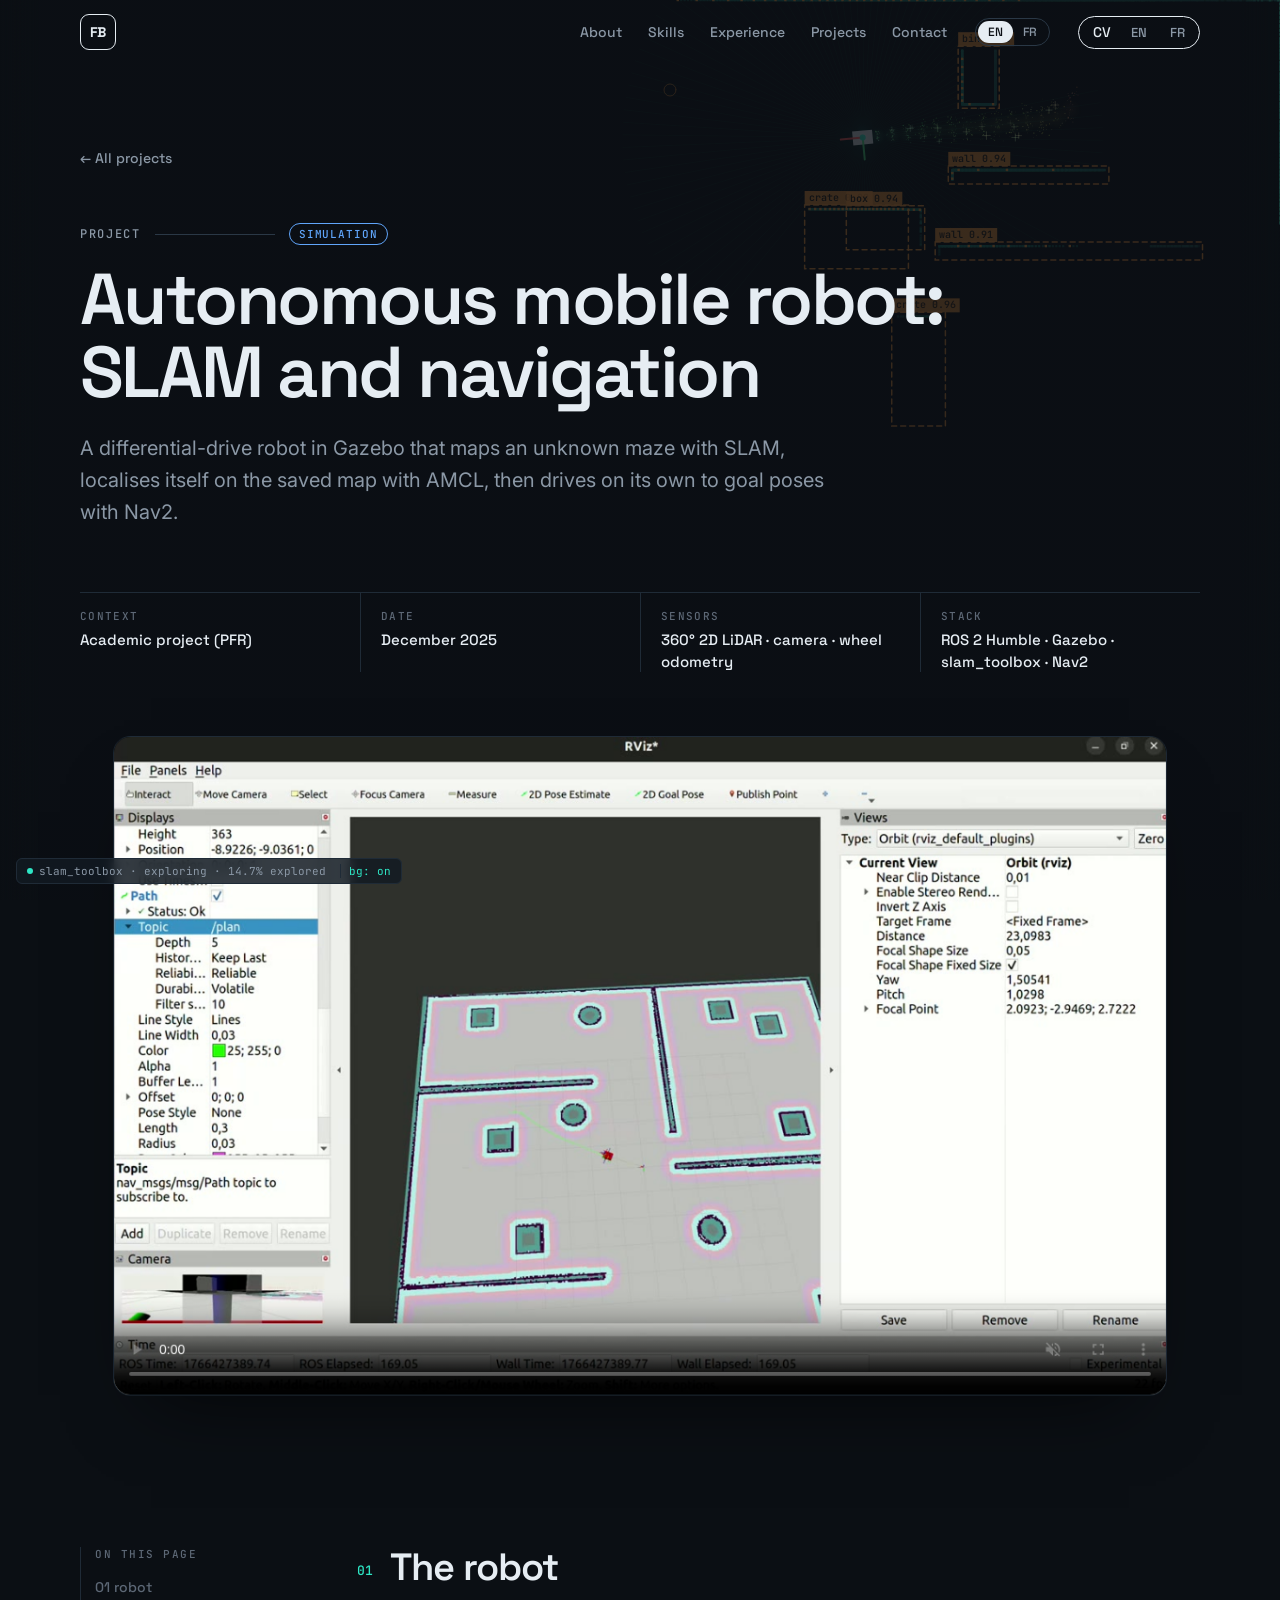
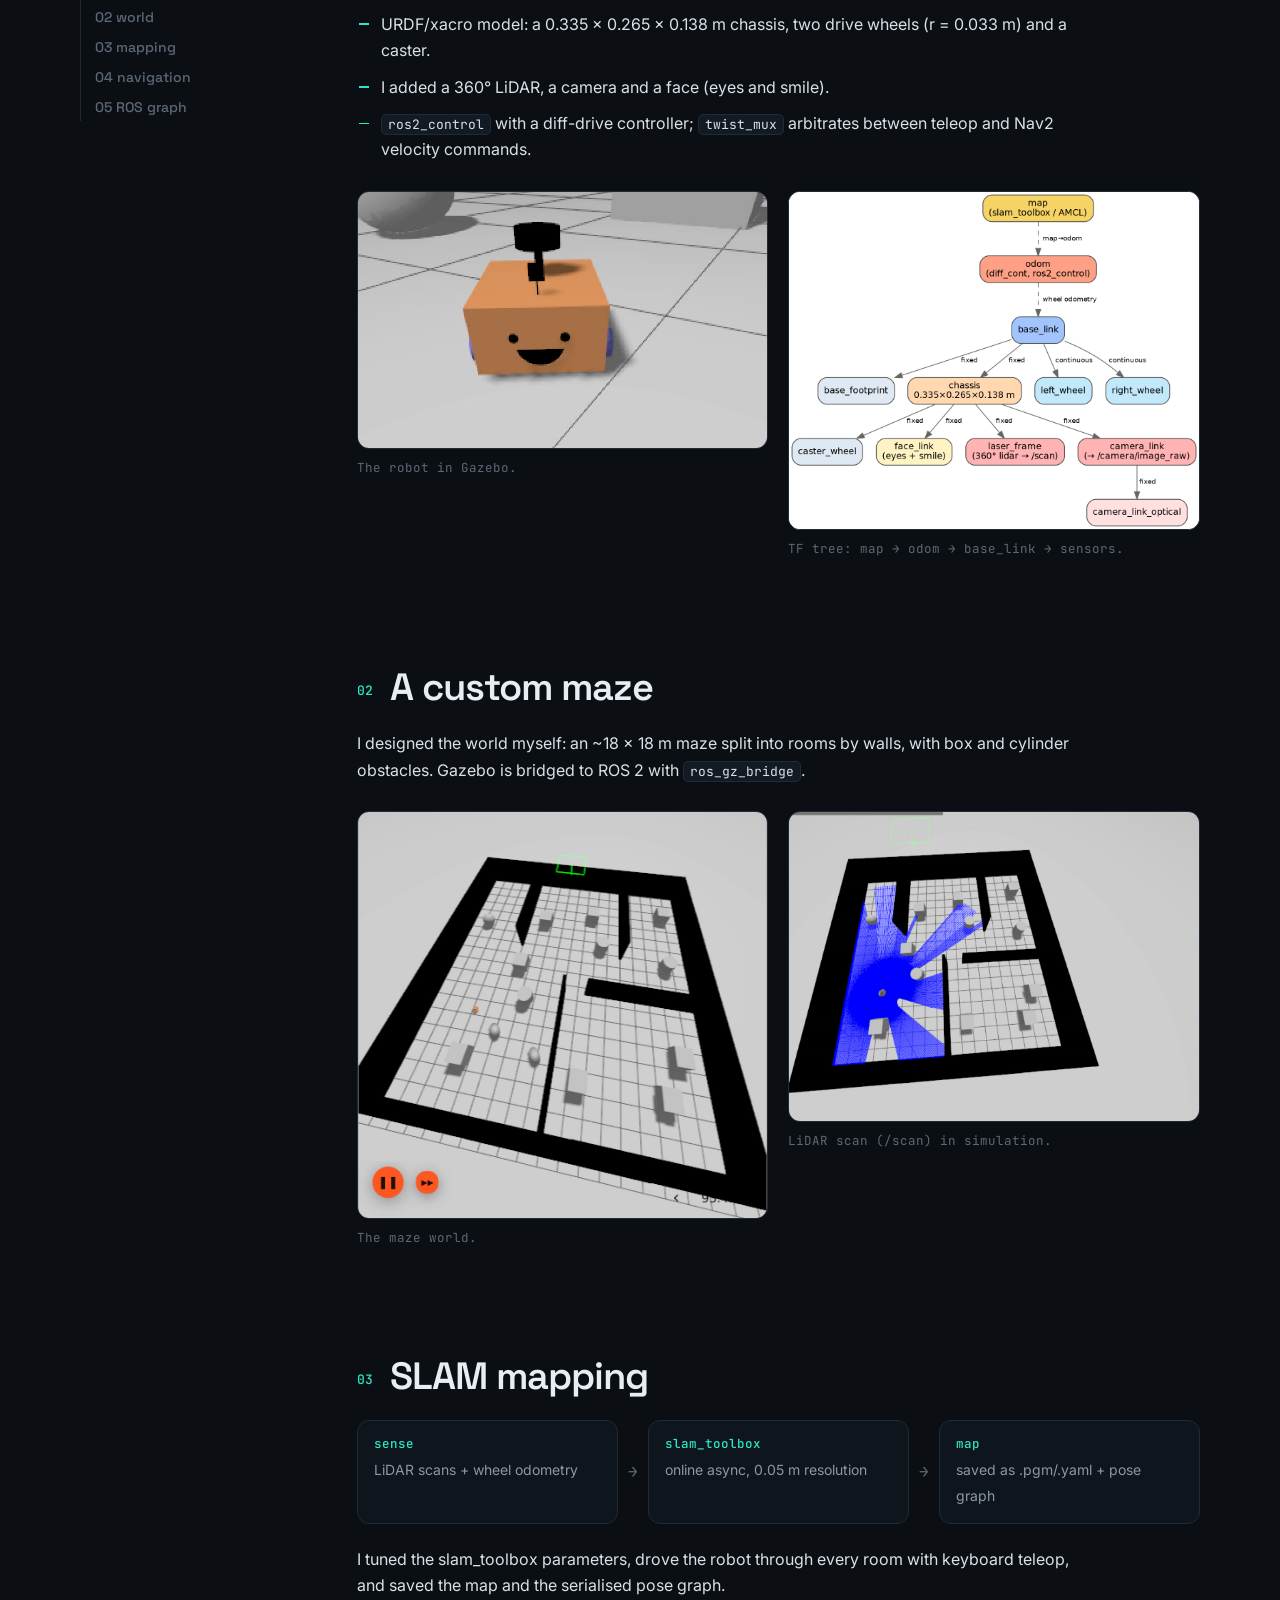
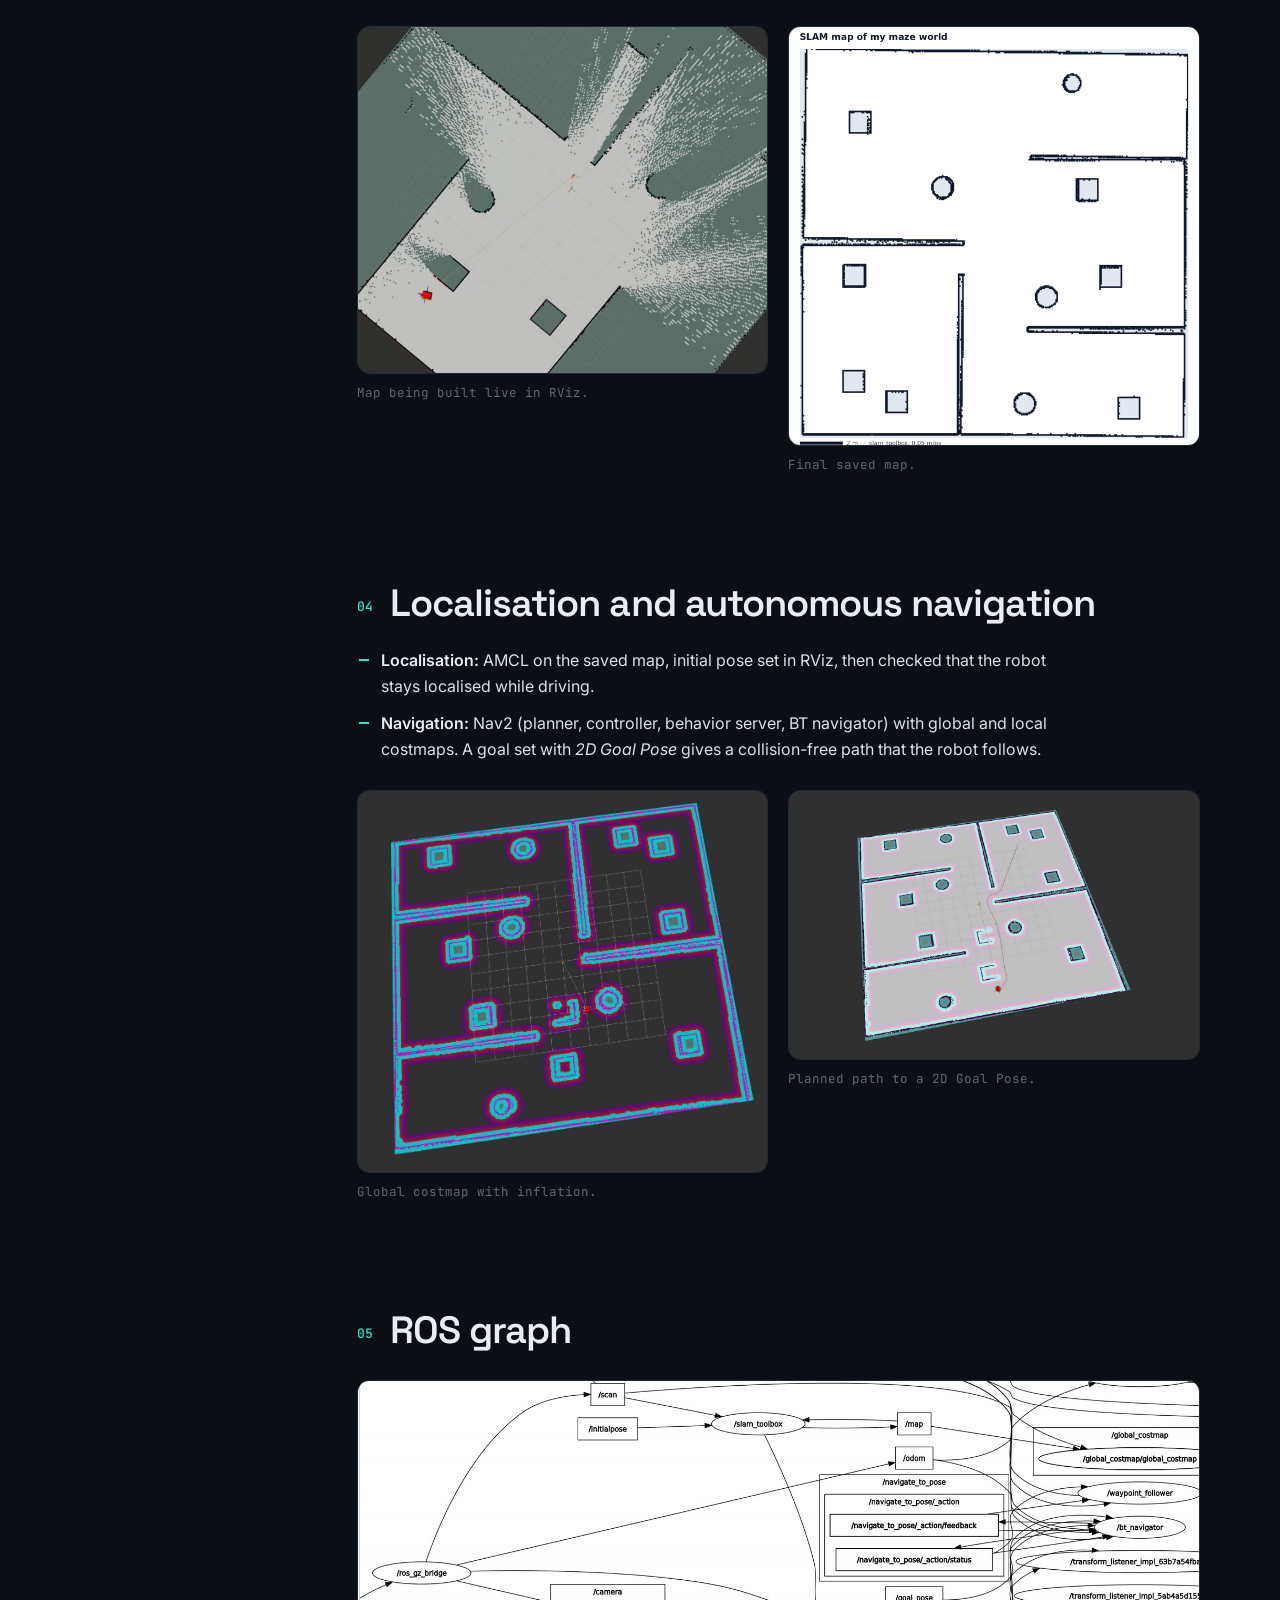
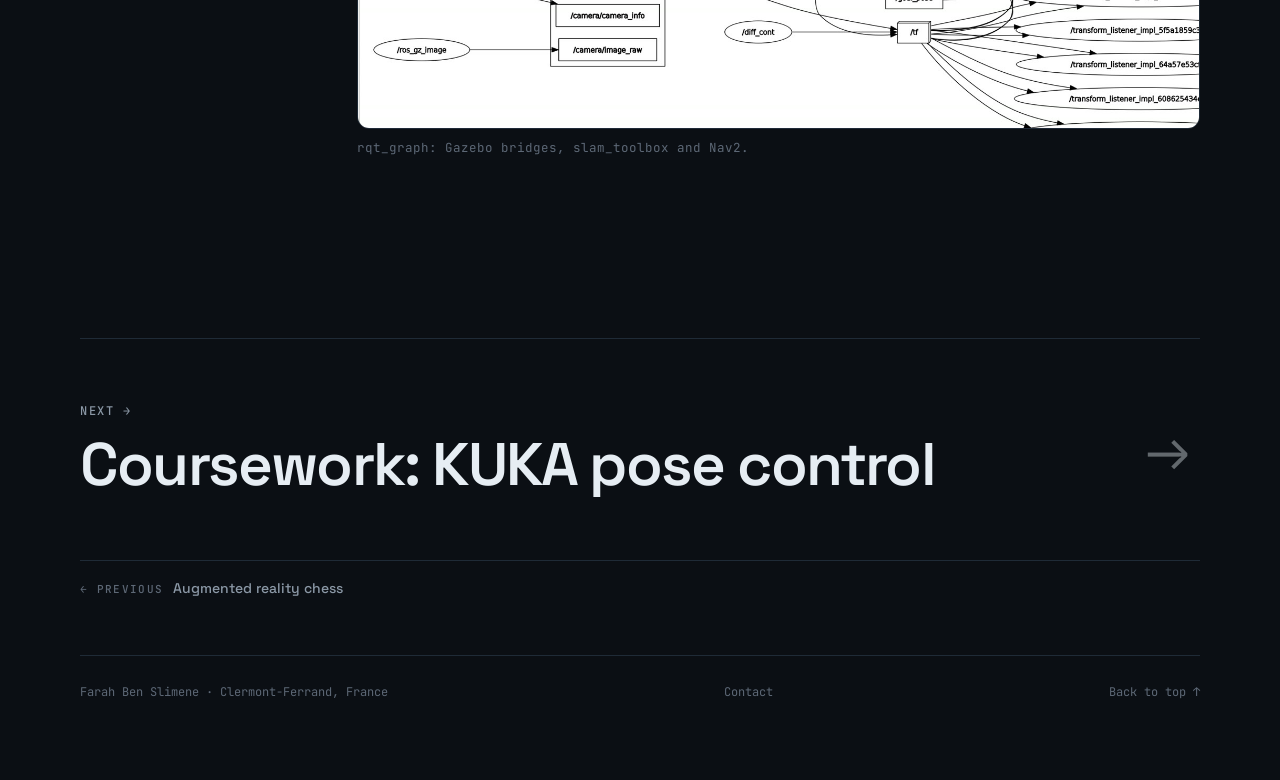
<file: projects/slam-mapping.html>
<!doctype html>
<html lang="en">
<head>
  <meta charset="utf-8">
  <meta name="viewport" content="width=device-width, initial-scale=1">
  <title>SLAM and Navigation — Farah Ben Slimene</title>
  <meta name="description" content="A differential-drive robot in Gazebo that maps a custom maze with slam_toolbox, localises with AMCL and navigates autonomously with Nav2.">
  <link rel="preconnect" href="https://fonts.googleapis.com">
  <link rel="preconnect" href="https://fonts.gstatic.com" crossorigin>
  <link href="https://fonts.googleapis.com/css2?family=Space+Grotesk:wght@400;500;600;700&family=Inter:wght@400;500;600&family=JetBrains+Mono:wght@400;500&display=swap" rel="stylesheet">
  <link rel="stylesheet" href="../v2.css">
  <link rel="stylesheet" href="../case.css">
</head>
<body>
<a class="skip" href="#top">Skip to content</a>
<canvas id="slam" aria-hidden="true"></canvas>
<div class="bg-scrim" aria-hidden="true"></div>
<button class="slam-hud" id="slam-toggle" title="Turn the animated background on or off"><span class="dot"></span><span class="hud-info"><span id="slam-status">slam_toolbox · mapping</span> · <span id="slam-pct">0.0</span>% <span data-i18n>explored</span></span><span class="hud-sw">bg: on</span></button>

<header class="bar">
  <a class="mark" href="../index.html" aria-label="Home">FB</a>
  <nav>
    <a href="../index.html#about">About</a>
    <a href="../index.html#skills">Skills</a>
    <a href="../index.html#experience">Experience</a>
    <a href="../index.html#work">Projects</a>
    <a href="../index.html#contact">Contact</a>
  </nav>
  <span class="cv-split bar-pick"><span class="cv-lab">CV</span><a href="../assets/BEN_SLIMENE_Farah_CV_EN.pdf" target="_blank" rel="noopener" aria-label="CV in English (PDF)">EN</a><a href="../assets/BEN_SLIMENE_Farah_CV_FR.pdf" target="_blank" rel="noopener" aria-label="CV en français (PDF)">FR</a></span>
</header>

<main class="wrap case" id="top">
  <a class="crumb" href="../index.html#work">← All projects</a>
  <p class="kicker"><span>Project</span><span class="badge sim">SIMULATION</span></p>
  <h1 class="case-title">Autonomous mobile robot: SLAM and navigation</h1>
  <p class="case-lead">
    A differential-drive robot in Gazebo that maps an unknown maze with SLAM, localises itself on the saved map
    with AMCL, then drives on its own to goal poses with Nav2.
  </p>

  <dl class="facts">
    <div><dt>Context</dt><dd>Academic project (PFR)</dd></div>
    <div><dt>Date</dt><dd>December 2025</dd></div>
    <div><dt>Sensors</dt><dd>360° 2D LiDAR · camera · wheel odometry</dd></div>
    <div><dt>Stack</dt><dd>ROS 2 Humble · Gazebo · slam_toolbox · Nav2</dd></div>
  </dl>

  <div class="case-hero">
    <video src="../assets/video/slam_nav2.mp4" poster="../assets/img/case/slam_nav2_poster.jpg" controls muted playsinline preload="metadata" aria-label="Nav2 in RViz: a goal is set, a path is planned and the robot follows it"></video>
  </div>

  <div class="case-body">
  <nav class="toc" aria-label="On this page">
    <a href="#robot">01 robot</a><a href="#world">02 world</a><a href="#mapping">03 mapping</a>
    <a href="#nav">04 navigation</a><a href="#stack">05 ROS graph</a>
  </nav>
  <div class="case-main">

  <section class="case-sec" id="robot">
    <h2><span class="sec-id">01</span>The robot</h2>
    <ul>
      <li>URDF/xacro model: a 0.335 × 0.265 × 0.138 m chassis, two drive wheels (r = 0.033 m) and a caster.</li>
      <li>I added a 360° LiDAR, a camera and a face (eyes and smile).</li>
      <li><code>ros2_control</code> with a diff-drive controller; <code>twist_mux</code> arbitrates between teleop and Nav2 velocity commands.</li>
    </ul>
    <div class="two-col">
      <figure><img src="../assets/img/case/slam_robot.jpg" alt="Orange box-shaped robot with a smiling face and a LiDAR on top, in Gazebo" loading="lazy"><figcaption>The robot in Gazebo.</figcaption></figure>
      <figure><img src="../assets/img/case/slam_tf_tree.png" alt="TF tree from map to odom to base_link to the wheels, LiDAR and camera frames" loading="lazy"><figcaption>TF tree: map → odom → base_link → sensors.</figcaption></figure>
    </div>
  </section>

  <section class="case-sec" id="world">
    <h2><span class="sec-id">02</span>A custom maze</h2>
    <p>I designed the world myself: an ~18 × 18 m maze split into rooms by walls, with box and cylinder obstacles. Gazebo is bridged to ROS 2 with <code>ros_gz_bridge</code>.</p>
    <div class="two-col">
      <figure><img src="../assets/img/case/slam_world.jpg" alt="Maze world in Gazebo with walls, boxes and cylinders" loading="lazy"><figcaption>The maze world.</figcaption></figure>
      <figure><img src="../assets/img/case/slam_lidar.jpg" alt="Blue LiDAR rays from the robot hitting the maze walls and obstacles" loading="lazy"><figcaption>LiDAR scan (/scan) in simulation.</figcaption></figure>
    </div>
  </section>

  <section class="case-sec" id="mapping">
    <h2><span class="sec-id">03</span>SLAM mapping</h2>
    <div class="flow">
      <div class="step"><b>sense</b><span>LiDAR scans + wheel odometry</span></div>
      <div class="arrow">→</div>
      <div class="step"><b>slam_toolbox</b><span>online async, 0.05 m resolution</span></div>
      <div class="arrow">→</div>
      <div class="step"><b>map</b><span>saved as .pgm/.yaml + pose graph</span></div>
    </div>
    <p>I tuned the slam_toolbox parameters, drove the robot through every room with keyboard teleop, and saved the map and the serialised pose graph.</p>
    <div class="two-col">
      <figure><img src="../assets/img/case/slam_mapping.jpg" alt="Partially built occupancy map in RViz while the robot explores" loading="lazy"><figcaption>Map being built live in RViz.</figcaption></figure>
      <figure><img src="../assets/img/case/slam_map.png" alt="Final occupancy grid map of the maze" loading="lazy"><figcaption>Final saved map.</figcaption></figure>
    </div>
  </section>

  <section class="case-sec" id="nav">
    <h2><span class="sec-id">04</span>Localisation and autonomous navigation</h2>
    <ul>
      <li><b>Localisation:</b> AMCL on the saved map, initial pose set in RViz, then checked that the robot stays localised while driving.</li>
      <li><b>Navigation:</b> Nav2 (planner, controller, behavior server, BT navigator) with global and local costmaps. A goal set with <i>2D Goal Pose</i> gives a collision-free path that the robot follows.</li>
    </ul>
    <div class="two-col">
      <figure><img src="../assets/img/case/slam_costmap.jpg" alt="Nav2 global costmap with inflated walls and obstacles" loading="lazy"><figcaption>Global costmap with inflation.</figcaption></figure>
      <figure><img src="../assets/img/case/slam_nav2_path.jpg" alt="Planned path from the robot to the goal through the maze" loading="lazy"><figcaption>Planned path to a 2D Goal Pose.</figcaption></figure>
    </div>
  </section>

  <section class="case-sec" id="stack">
    <h2><span class="sec-id">05</span>ROS graph</h2>
    <figure><img src="../assets/img/case/slam_rqt.jpg" alt="rqt_graph showing ros_gz_bridge, slam_toolbox, bt_navigator and the tf, odom, map and scan topics" loading="lazy"><figcaption>rqt_graph: Gazebo bridges, slam_toolbox and Nav2.</figcaption></figure>
  </section>
  </div>
  </div>

  <div class="pager">
    <a href="ar-chess.html"><small>← previous</small>Augmented reality chess</a>
    <a class="next" href="kuka-pose-control.html"><small>next →</small>Coursework: KUKA pose control</a>
  </div>
</main>

<footer class="foot wrap">
  <span>Farah Ben Slimene · Clermont-Ferrand, France</span>
  <a href="../index.html#contact">Contact</a>
  <a href="#top">Back to top ↑</a>
</footer>
<script src="../lang.js"></script>
<script src="../robot-bg.js"></script>
<script src="../case.js"></script>
</body>
</html>
</file>
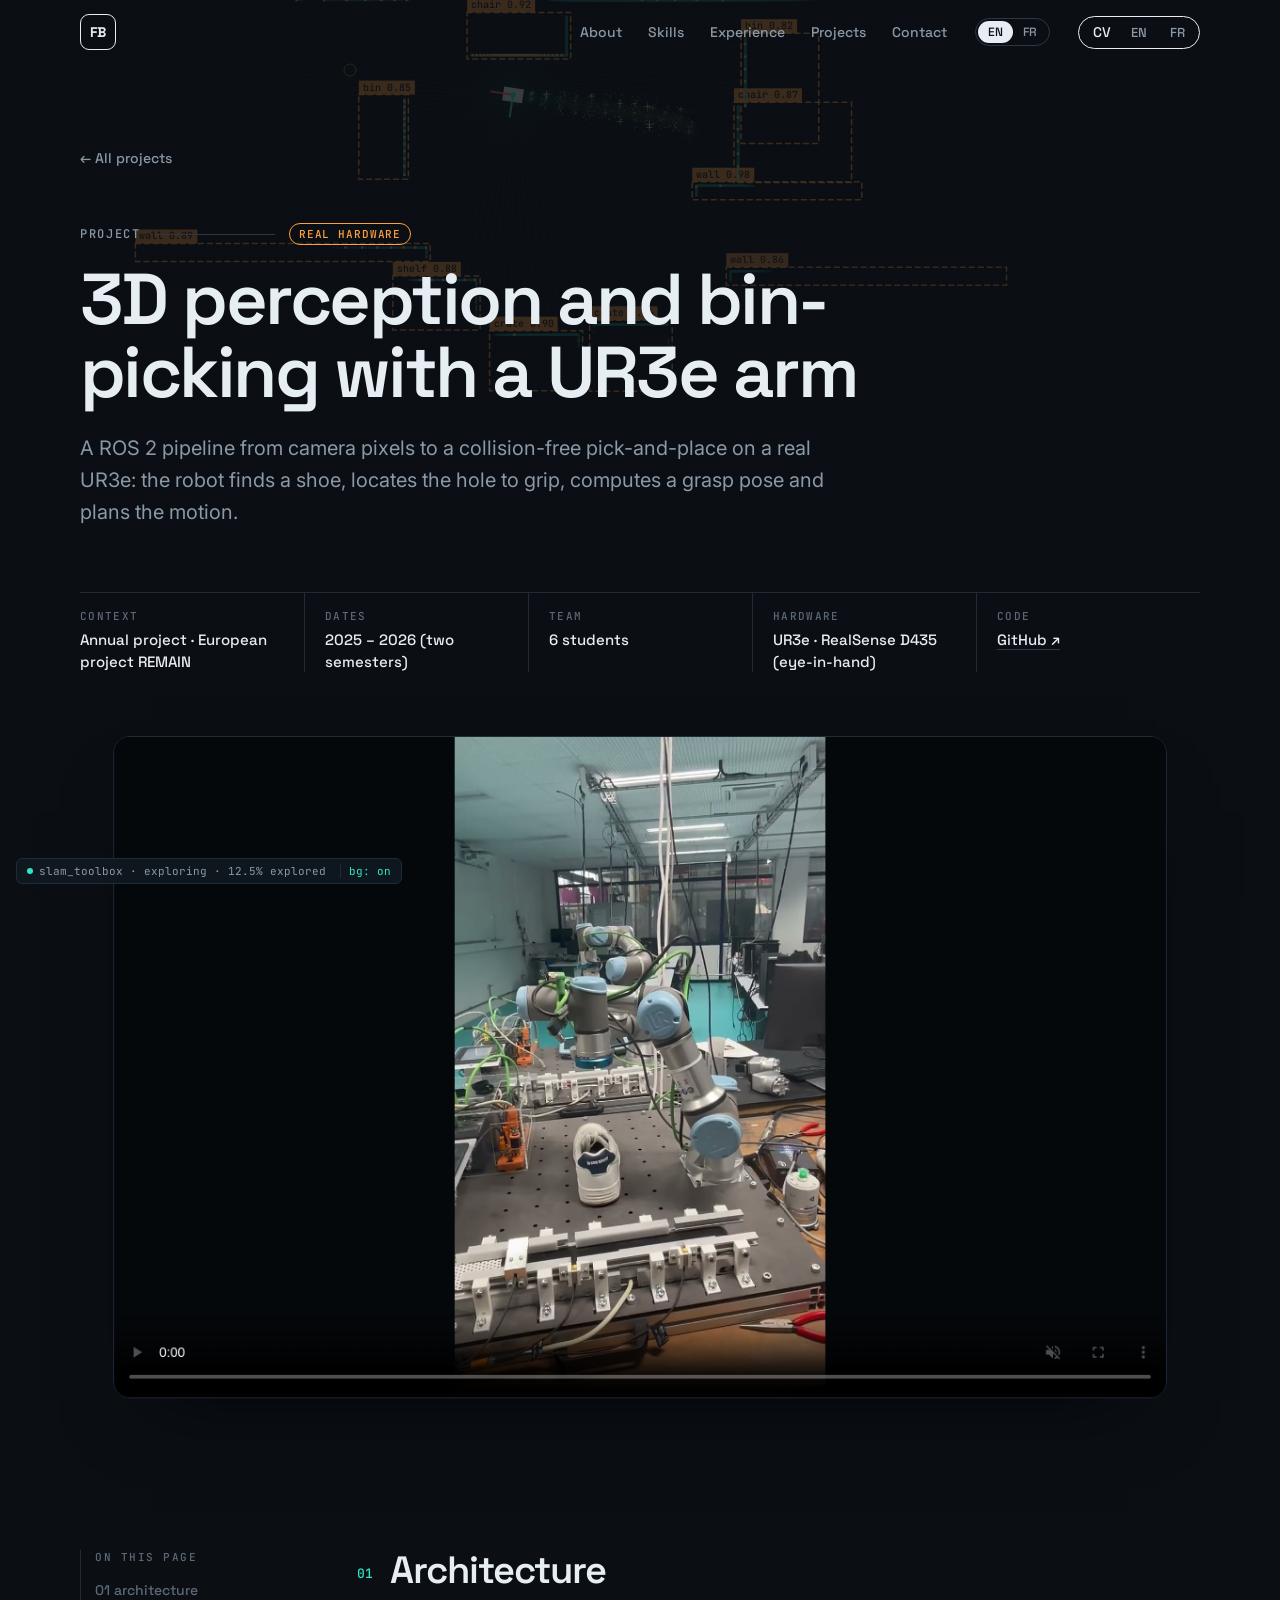
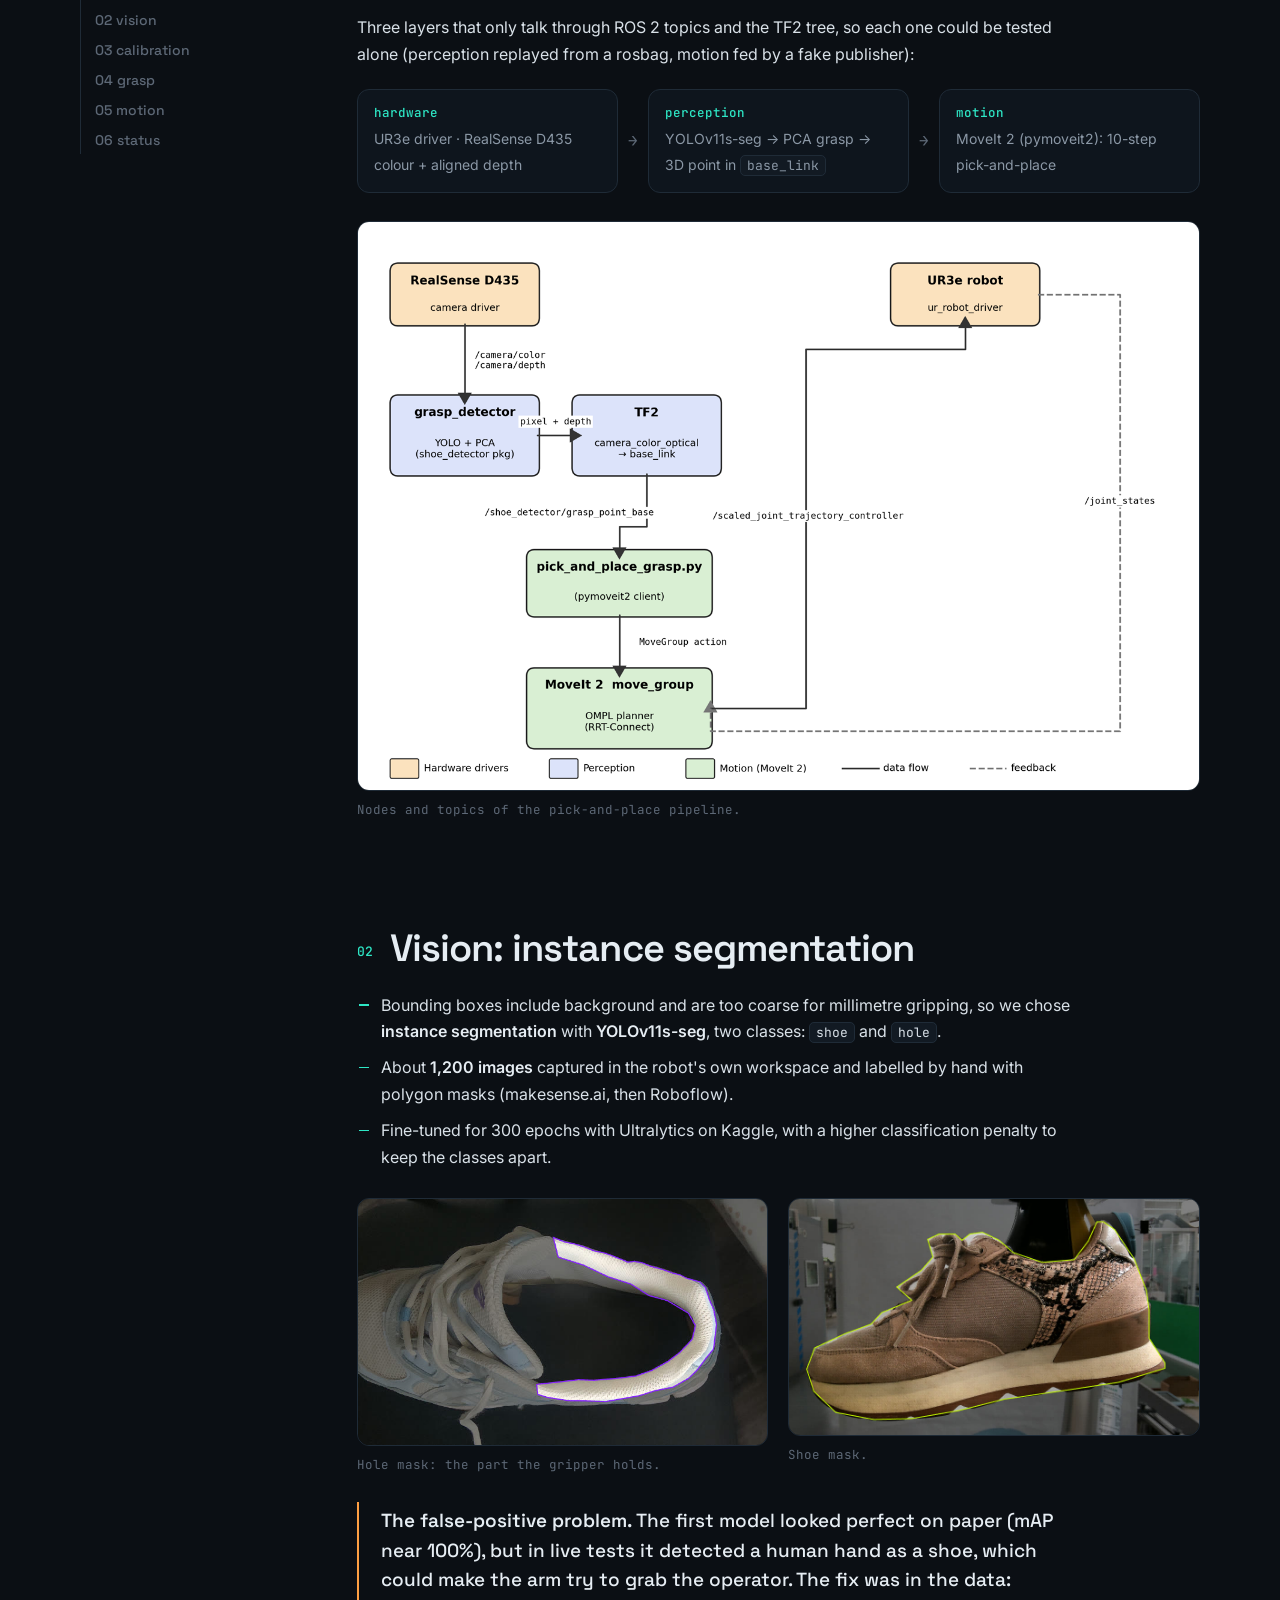
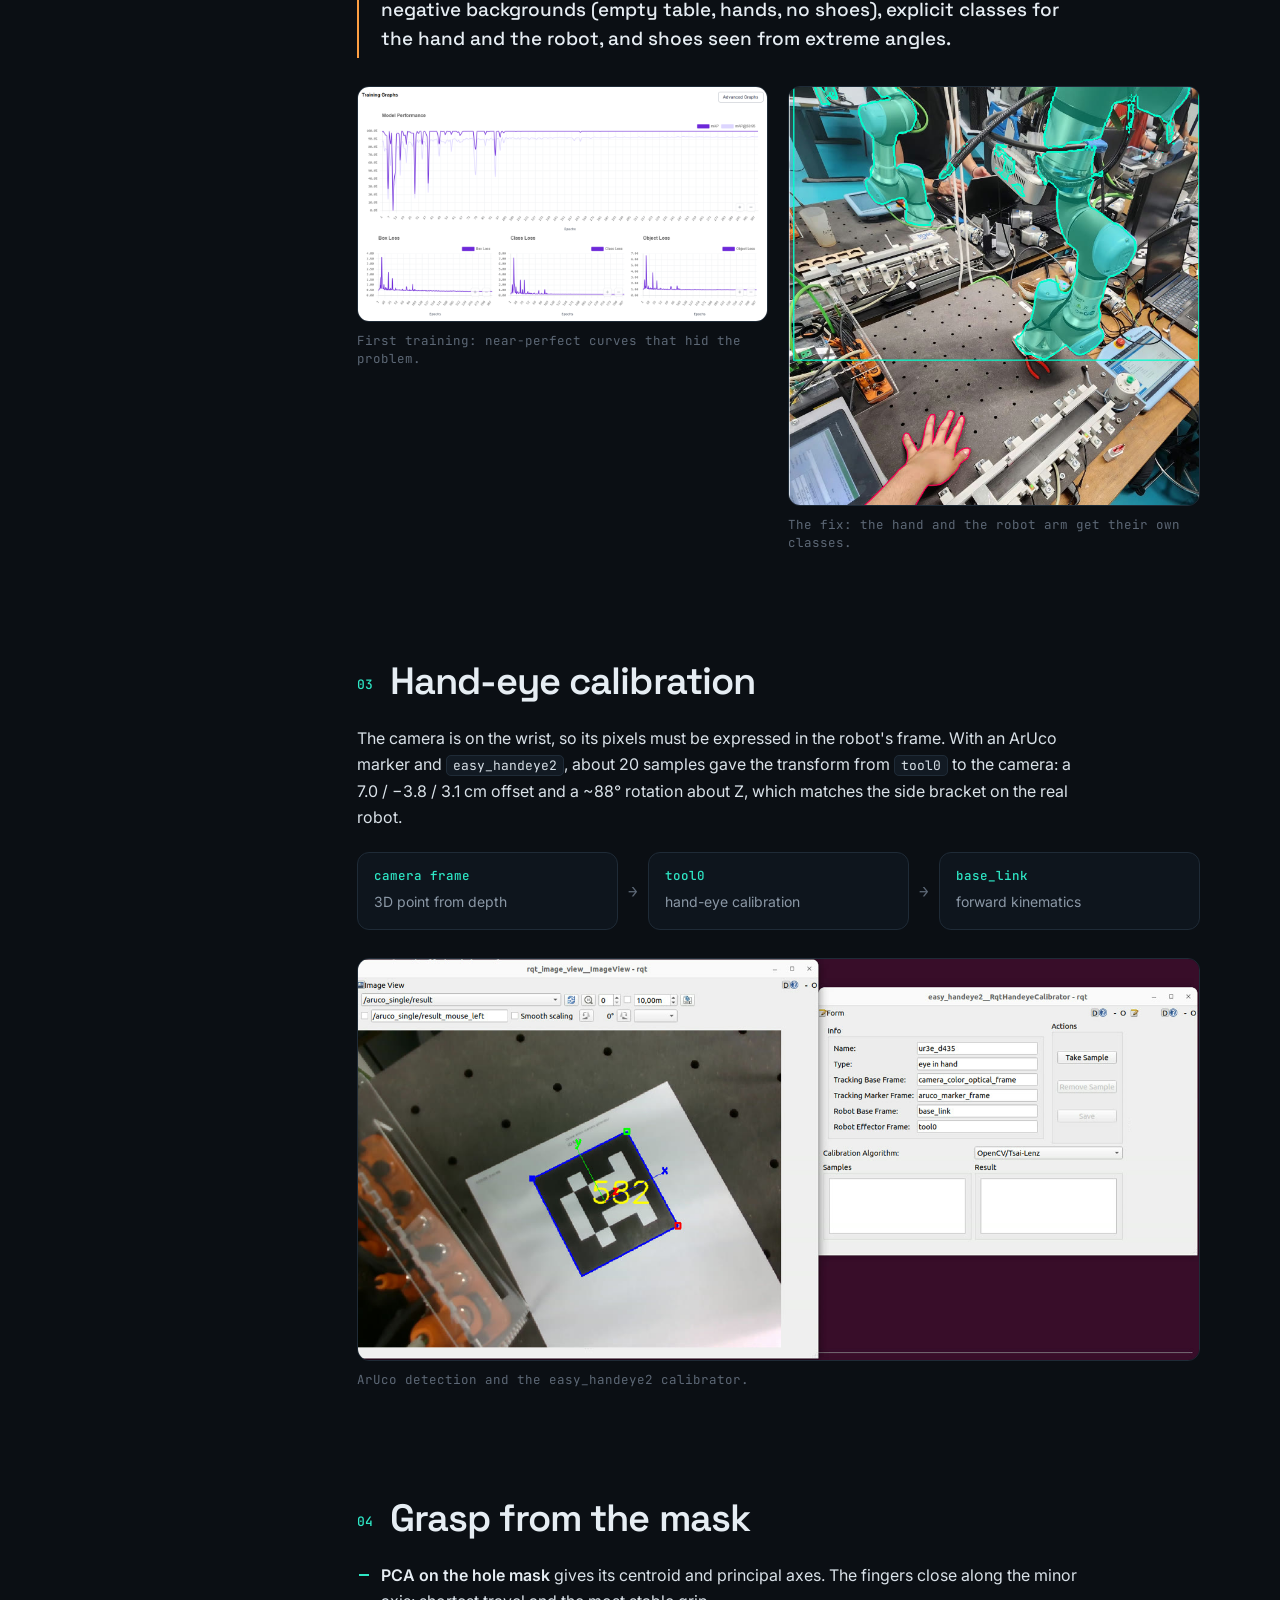
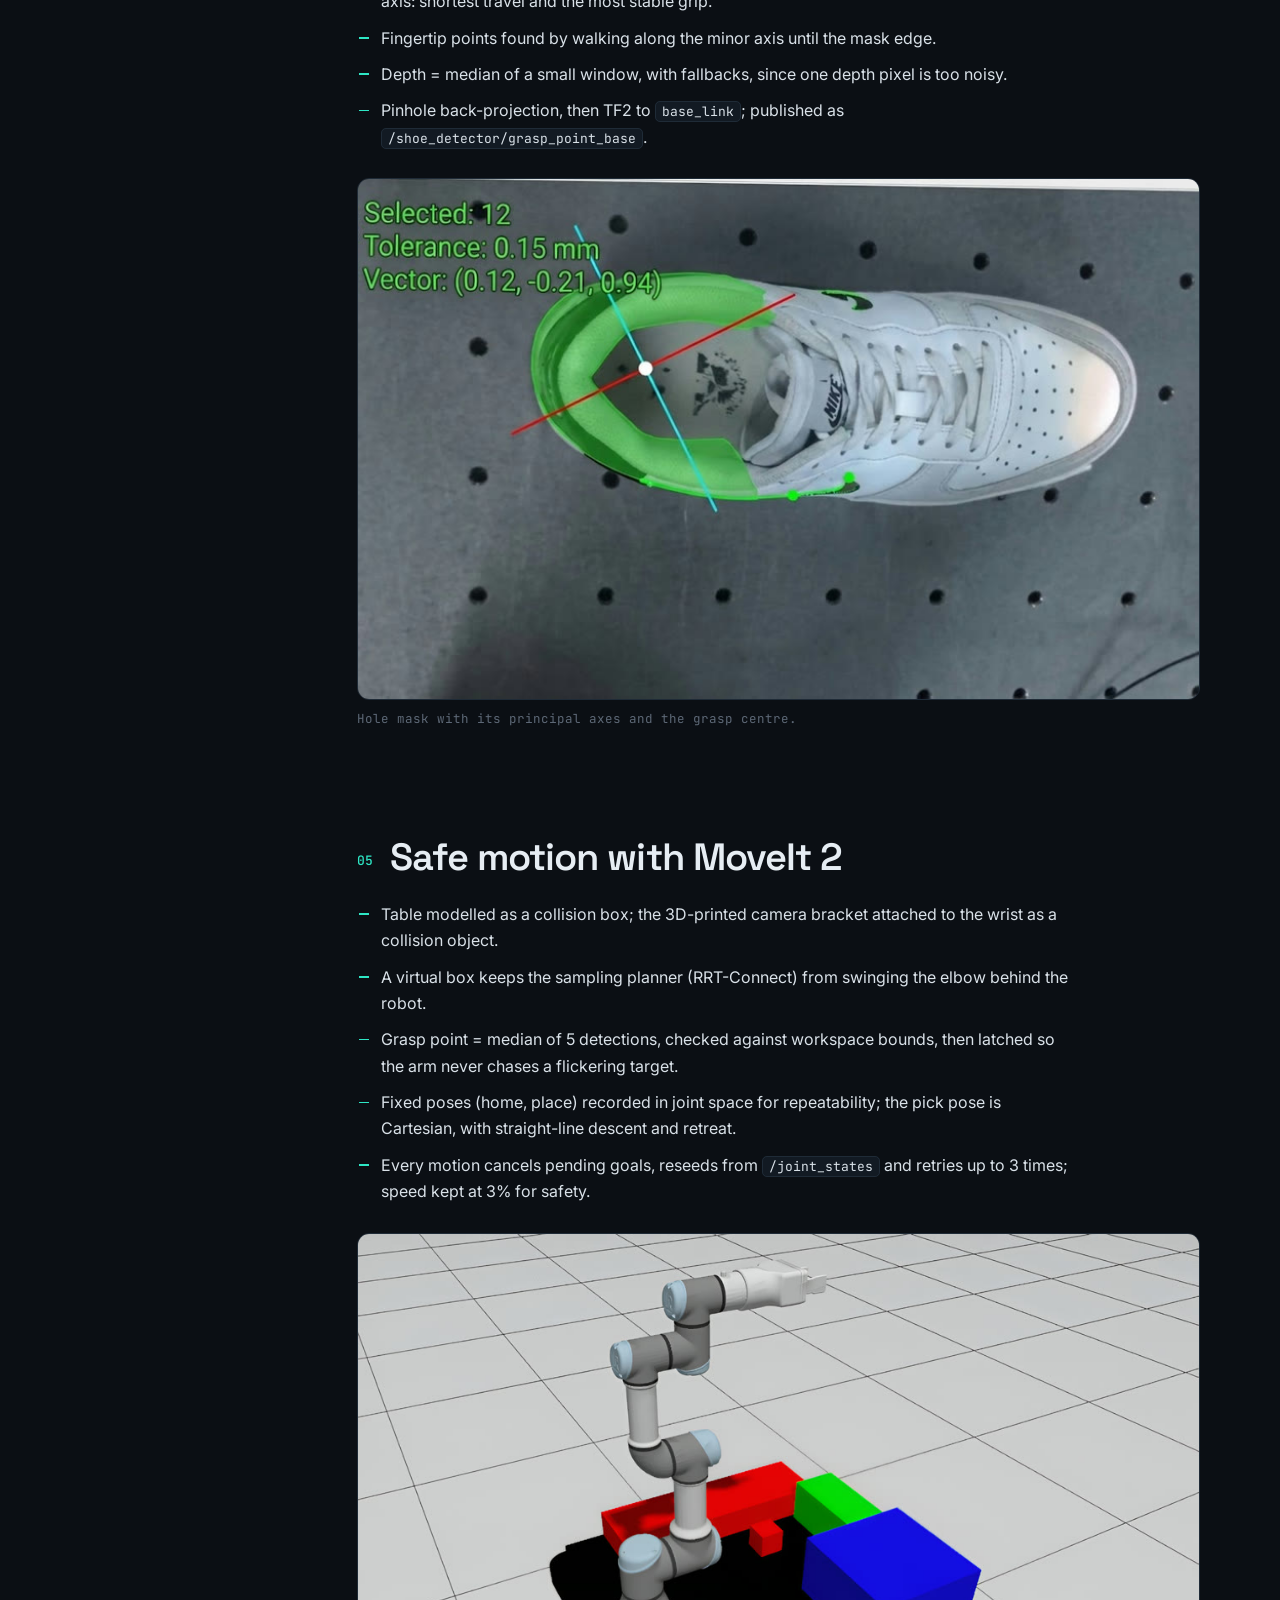
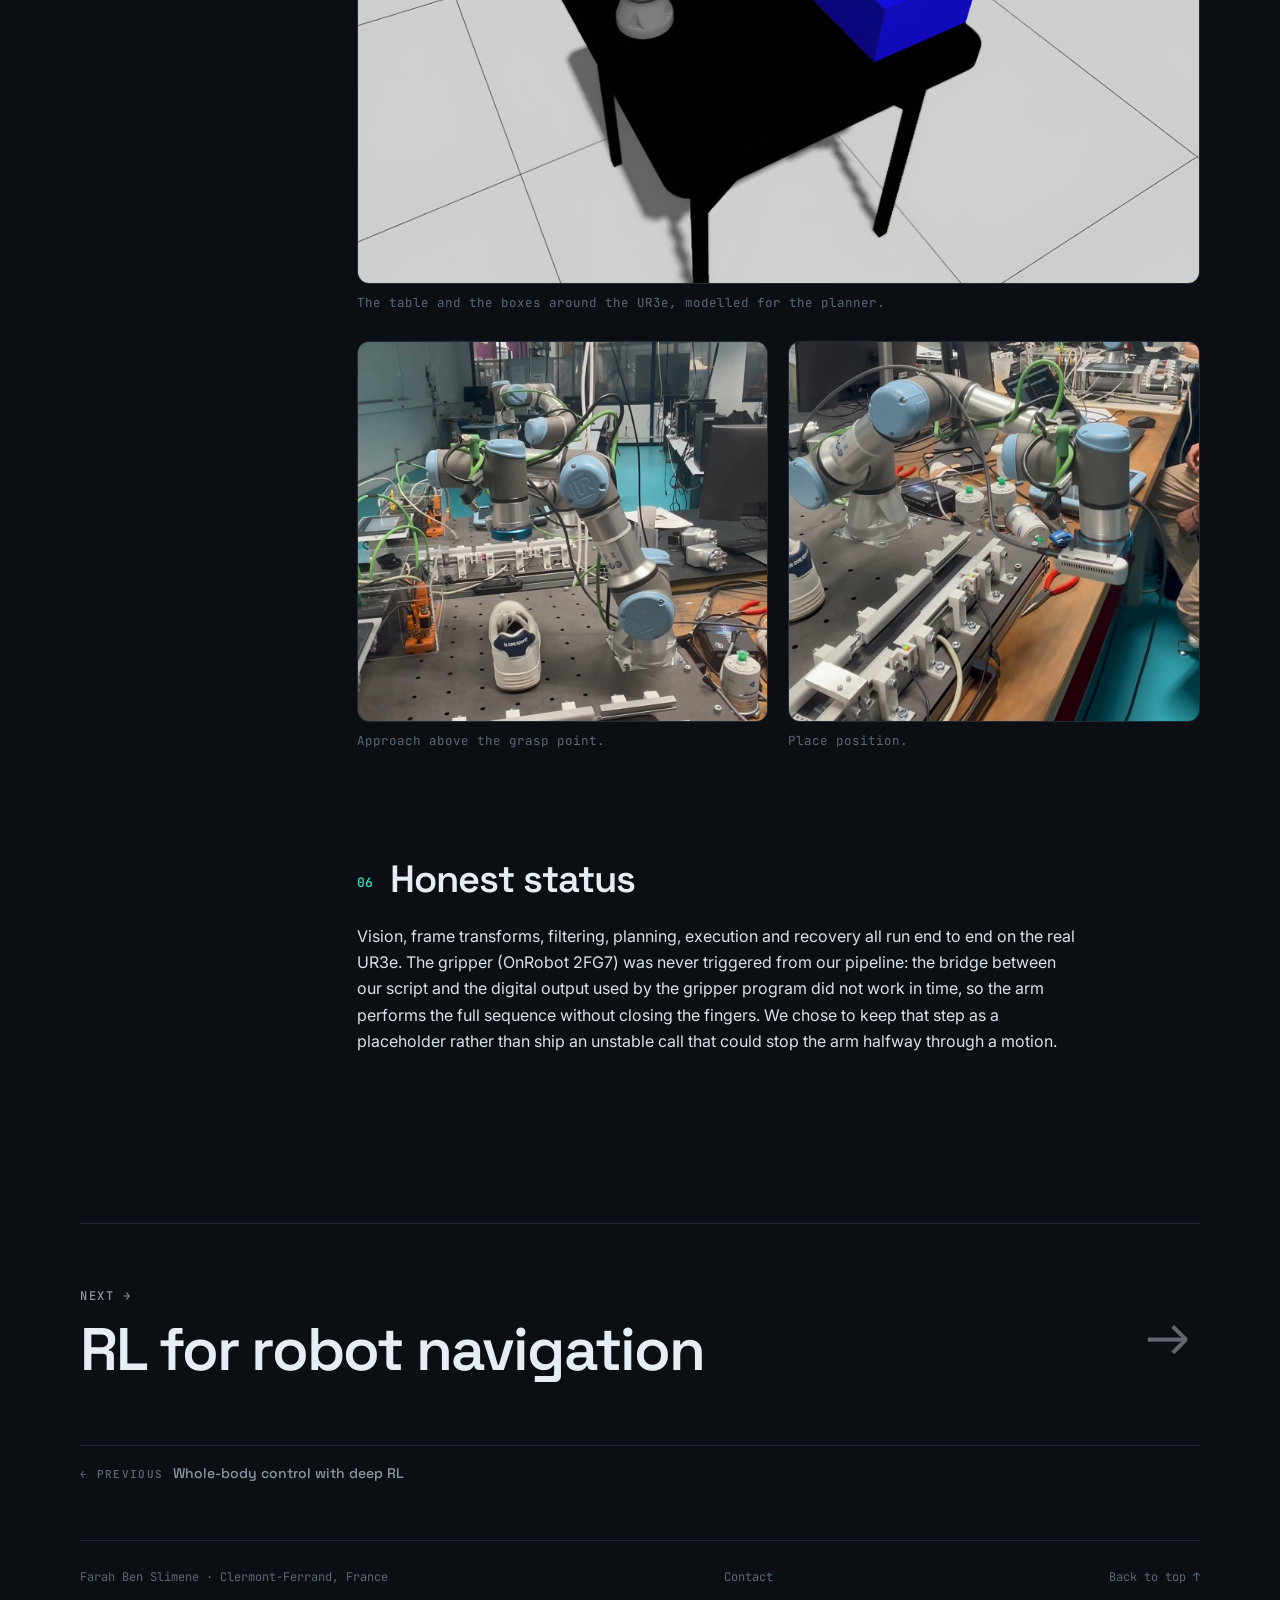
<file: projects/ur3e-bin-picking.html>
<!doctype html>
<html lang="en">
<head>
  <meta charset="utf-8">
  <meta name="viewport" content="width=device-width, initial-scale=1">
  <title>UR3e Bin-Picking — Farah Ben Slimene</title>
  <meta name="description" content="A ROS 2 bin-picking pipeline on a real UR3e: YOLOv11 instance segmentation, PCA grasp, hand-eye calibration and MoveIt 2.">
  <link rel="preconnect" href="https://fonts.googleapis.com">
  <link rel="preconnect" href="https://fonts.gstatic.com" crossorigin>
  <link href="https://fonts.googleapis.com/css2?family=Space+Grotesk:wght@400;500;600;700&family=Inter:wght@400;500;600&family=JetBrains+Mono:wght@400;500&display=swap" rel="stylesheet">
  <link rel="stylesheet" href="../v2.css">
  <link rel="stylesheet" href="../case.css">
</head>
<body>
<a class="skip" href="#top">Skip to content</a>
<canvas id="slam" aria-hidden="true"></canvas>
<div class="bg-scrim" aria-hidden="true"></div>
<button class="slam-hud" id="slam-toggle" title="Turn the animated background on or off"><span class="dot"></span><span class="hud-info"><span id="slam-status">slam_toolbox · mapping</span> · <span id="slam-pct">0.0</span>% <span data-i18n>explored</span></span><span class="hud-sw">bg: on</span></button>

<header class="bar">
  <a class="mark" href="../index.html" aria-label="Home">FB</a>
  <nav>
    <a href="../index.html#about">About</a>
    <a href="../index.html#skills">Skills</a>
    <a href="../index.html#experience">Experience</a>
    <a href="../index.html#work">Projects</a>
    <a href="../index.html#contact">Contact</a>
  </nav>
  <span class="cv-split bar-pick"><span class="cv-lab">CV</span><a href="../assets/BEN_SLIMENE_Farah_CV_EN.pdf" target="_blank" rel="noopener" aria-label="CV in English (PDF)">EN</a><a href="../assets/BEN_SLIMENE_Farah_CV_FR.pdf" target="_blank" rel="noopener" aria-label="CV en français (PDF)">FR</a></span>
</header>

<main class="wrap case" id="top">
  <a class="crumb" href="../index.html#work">← All projects</a>
  <p class="kicker"><span>Project</span><span class="badge hw">REAL HARDWARE</span></p>
  <h1 class="case-title">3D perception and bin-picking with a UR3e arm</h1>
  <p class="case-lead">
    A ROS 2 pipeline from camera pixels to a collision-free pick-and-place on a real UR3e: the robot finds a shoe,
    locates the hole to grip, computes a grasp pose and plans the motion.
  </p>

  <dl class="facts">
    <div><dt>Context</dt><dd>Annual project · European project REMAIN</dd></div>
    <div><dt>Dates</dt><dd>2025 – 2026 (two semesters)</dd></div>
    <div><dt>Team</dt><dd>6 students</dd></div>
    <div><dt>Hardware</dt><dd>UR3e · RealSense D435 (eye-in-hand)</dd></div>
    <div><dt>Code</dt><dd><a class="fact-link" href="https://github.com/benslimenefarah/ur3e-bin-picking" target="_blank" rel="noopener">GitHub ↗</a></dd></div>
  </dl>

  <div class="case-hero">
    <video src="../assets/video/ur3e_binpicking_hd.mp4" poster="../assets/img/case/ur3e_poster_hd.jpg" controls muted playsinline preload="metadata"></video>
  </div>

  <div class="case-body">
  <nav class="toc" aria-label="On this page">
    <a href="#arch">01 architecture</a><a href="#vision">02 vision</a><a href="#calib">03 calibration</a>
    <a href="#grasp">04 grasp</a><a href="#motion">05 motion</a><a href="#status">06 status</a>
  </nav>
  <div class="case-main">

  <section class="case-sec" id="arch">
    <h2><span class="sec-id">01</span>Architecture</h2>
    <p>Three layers that only talk through ROS 2 topics and the TF2 tree, so each one could be tested alone (perception replayed from a rosbag, motion fed by a fake publisher):</p>
    <div class="flow">
      <div class="step"><b>hardware</b><span>UR3e driver · RealSense D435 colour + aligned depth</span></div>
      <div class="arrow">→</div>
      <div class="step"><b>perception</b><span>YOLOv11s-seg → PCA grasp → 3D point in <code>base_link</code></span></div>
      <div class="arrow">→</div>
      <div class="step"><b>motion</b><span>MoveIt 2 (pymoveit2): 10-step pick-and-place</span></div>
    </div>
    <figure><img src="../assets/img/case/ur3e_architecture.png" alt="Diagram: RealSense and UR3e drivers, grasp_detector, TF2, the pick-and-place client and MoveIt 2 move_group" loading="lazy"><figcaption>Nodes and topics of the pick-and-place pipeline.</figcaption></figure>
  </section>

  <section class="case-sec" id="vision">
    <h2><span class="sec-id">02</span>Vision: instance segmentation</h2>
    <ul>
      <li>Bounding boxes include background and are too coarse for millimetre gripping, so we chose <b>instance segmentation</b> with <b>YOLOv11s-seg</b>, two classes: <code>shoe</code> and <code>hole</code>.</li>
      <li>About <b>1,200 images</b> captured in the robot's own workspace and labelled by hand with polygon masks (makesense.ai, then Roboflow).</li>
      <li>Fine-tuned for 300 epochs with Ultralytics on Kaggle, with a higher classification penalty to keep the classes apart.</li>
    </ul>
    <div class="two-col">
      <figure><img src="../assets/img/case/ur3e_hole_mask.jpg" alt="Polygon mask outlining the opening of a shoe" loading="lazy"><figcaption>Hole mask: the part the gripper holds.</figcaption></figure>
      <figure><img src="../assets/img/case/ur3e_shoe_mask.jpg" alt="Polygon mask outlining a whole shoe" loading="lazy"><figcaption>Shoe mask.</figcaption></figure>
    </div>
    <div class="callout warn">
      <b>The false-positive problem.</b> The first model looked perfect on paper (mAP near 100%), but in live tests it
      detected a human hand as a shoe, which could make the arm try to grab the operator.
      The fix was in the data: negative backgrounds (empty table, hands, no shoes), explicit classes for the hand and the robot,
      and shoes seen from extreme angles.
    </div>
    <div class="two-col">
      <figure><img src="../assets/img/case/ur3e_training.png" alt="Training curves: mAP close to 100% and losses dropping after about 100 epochs" loading="lazy"><figcaption>First training: near-perfect curves that hid the problem.</figcaption></figure>
      <figure><img src="../assets/img/case/ur3e_env_classes.jpg" alt="Lab scene with the robot arms and a hand segmented as their own classes" loading="lazy"><figcaption>The fix: the hand and the robot arm get their own classes.</figcaption></figure>
    </div>
  </section>

  <section class="case-sec" id="calib">
    <h2><span class="sec-id">03</span>Hand-eye calibration</h2>
    <p>
      The camera is on the wrist, so its pixels must be expressed in the robot's frame. With an ArUco marker and
      <code>easy_handeye2</code>, about 20 samples gave the transform from <code>tool0</code> to the camera:
      a 7.0 / −3.8 / 3.1 cm offset and a ~88° rotation about Z, which matches the side bracket on the real robot.
    </p>
    <div class="flow">
      <div class="step"><b>camera frame</b><span>3D point from depth</span></div>
      <div class="arrow">→</div>
      <div class="step"><b>tool0</b><span>hand-eye calibration</span></div>
      <div class="arrow">→</div>
      <div class="step"><b>base_link</b><span>forward kinematics</span></div>
    </div>
    <figure><img src="../assets/img/case/ur3e_handeye.jpg" alt="ArUco marker detected in the camera image next to the easy_handeye2 calibration window" loading="lazy"><figcaption>ArUco detection and the easy_handeye2 calibrator.</figcaption></figure>
  </section>

  <section class="case-sec" id="grasp">
    <h2><span class="sec-id">04</span>Grasp from the mask</h2>
    <ul>
      <li><b>PCA on the hole mask</b> gives its centroid and principal axes. The fingers close along the minor axis: shortest travel and the most stable grip.</li>
      <li>Fingertip points found by walking along the minor axis until the mask edge.</li>
      <li>Depth = median of a small window, with fallbacks, since one depth pixel is too noisy.</li>
      <li>Pinhole back-projection, then TF2 to <code>base_link</code>; published as <code>/shoe_detector/grasp_point_base</code>.</li>
    </ul>
    <figure><img src="../assets/img/case/ur3e_grasp_pca.jpg" alt="Shoe opening mask in green with its two principal axes and the grasp centre" loading="lazy"><figcaption>Hole mask with its principal axes and the grasp centre.</figcaption></figure>
  </section>

  <section class="case-sec" id="motion">
    <h2><span class="sec-id">05</span>Safe motion with MoveIt 2</h2>
    <ul>
      <li>Table modelled as a collision box; the 3D-printed camera bracket attached to the wrist as a collision object.</li>
      <li>A virtual box keeps the sampling planner (RRT-Connect) from swinging the elbow behind the robot.</li>
      <li>Grasp point = median of 5 detections, checked against workspace bounds, then latched so the arm never chases a flickering target.</li>
      <li>Fixed poses (home, place) recorded in joint space for repeatability; the pick pose is Cartesian, with straight-line descent and retreat.</li>
      <li>Every motion cancels pending goals, reseeds from <code>/joint_states</code> and retries up to 3 times; speed kept at 3% for safety.</li>
    </ul>
    <figure><img src="../assets/img/case/ur3e_collision_table.jpg" alt="UR3e on its table with coloured collision boxes around it" loading="lazy"><figcaption>The table and the boxes around the UR3e, modelled for the planner.</figcaption></figure>
    <div class="two-col">
      <figure><img src="../assets/img/case/ur3e_approach.jpg" alt="UR3e approaching the shoe on the table" loading="lazy"><figcaption>Approach above the grasp point.</figcaption></figure>
      <figure><img src="../assets/img/case/ur3e_place.jpg" alt="UR3e at the place position beside the table" loading="lazy"><figcaption>Place position.</figcaption></figure>
    </div>
  </section>

  <section class="case-sec" id="status">
    <h2><span class="sec-id">06</span>Honest status</h2>
    <p>
      Vision, frame transforms, filtering, planning, execution and recovery all run end to end on the real UR3e.
      The gripper (OnRobot 2FG7) was never triggered from our pipeline: the bridge between our script and the
      digital output used by the gripper program did not work in time, so the arm performs the full sequence
      without closing the fingers. We chose to keep that step as a placeholder rather than ship an unstable call
      that could stop the arm halfway through a motion.
    </p>
  </section>
  </div>
  </div>

  <div class="pager">
    <a href="whole-body-drl.html"><small>← previous</small>Whole-body control with deep RL</a>
    <a class="next" href="rl-navigation.html"><small>next →</small>RL for robot navigation</a>
  </div>
</main>

<footer class="foot wrap">
  <span>Farah Ben Slimene · Clermont-Ferrand, France</span>
  <a href="../index.html#contact">Contact</a>
  <a href="#top">Back to top ↑</a>
</footer>
<script src="../lang.js"></script>
<script src="../robot-bg.js"></script>
<script src="../case.js"></script>
</body>
</html>
</file>
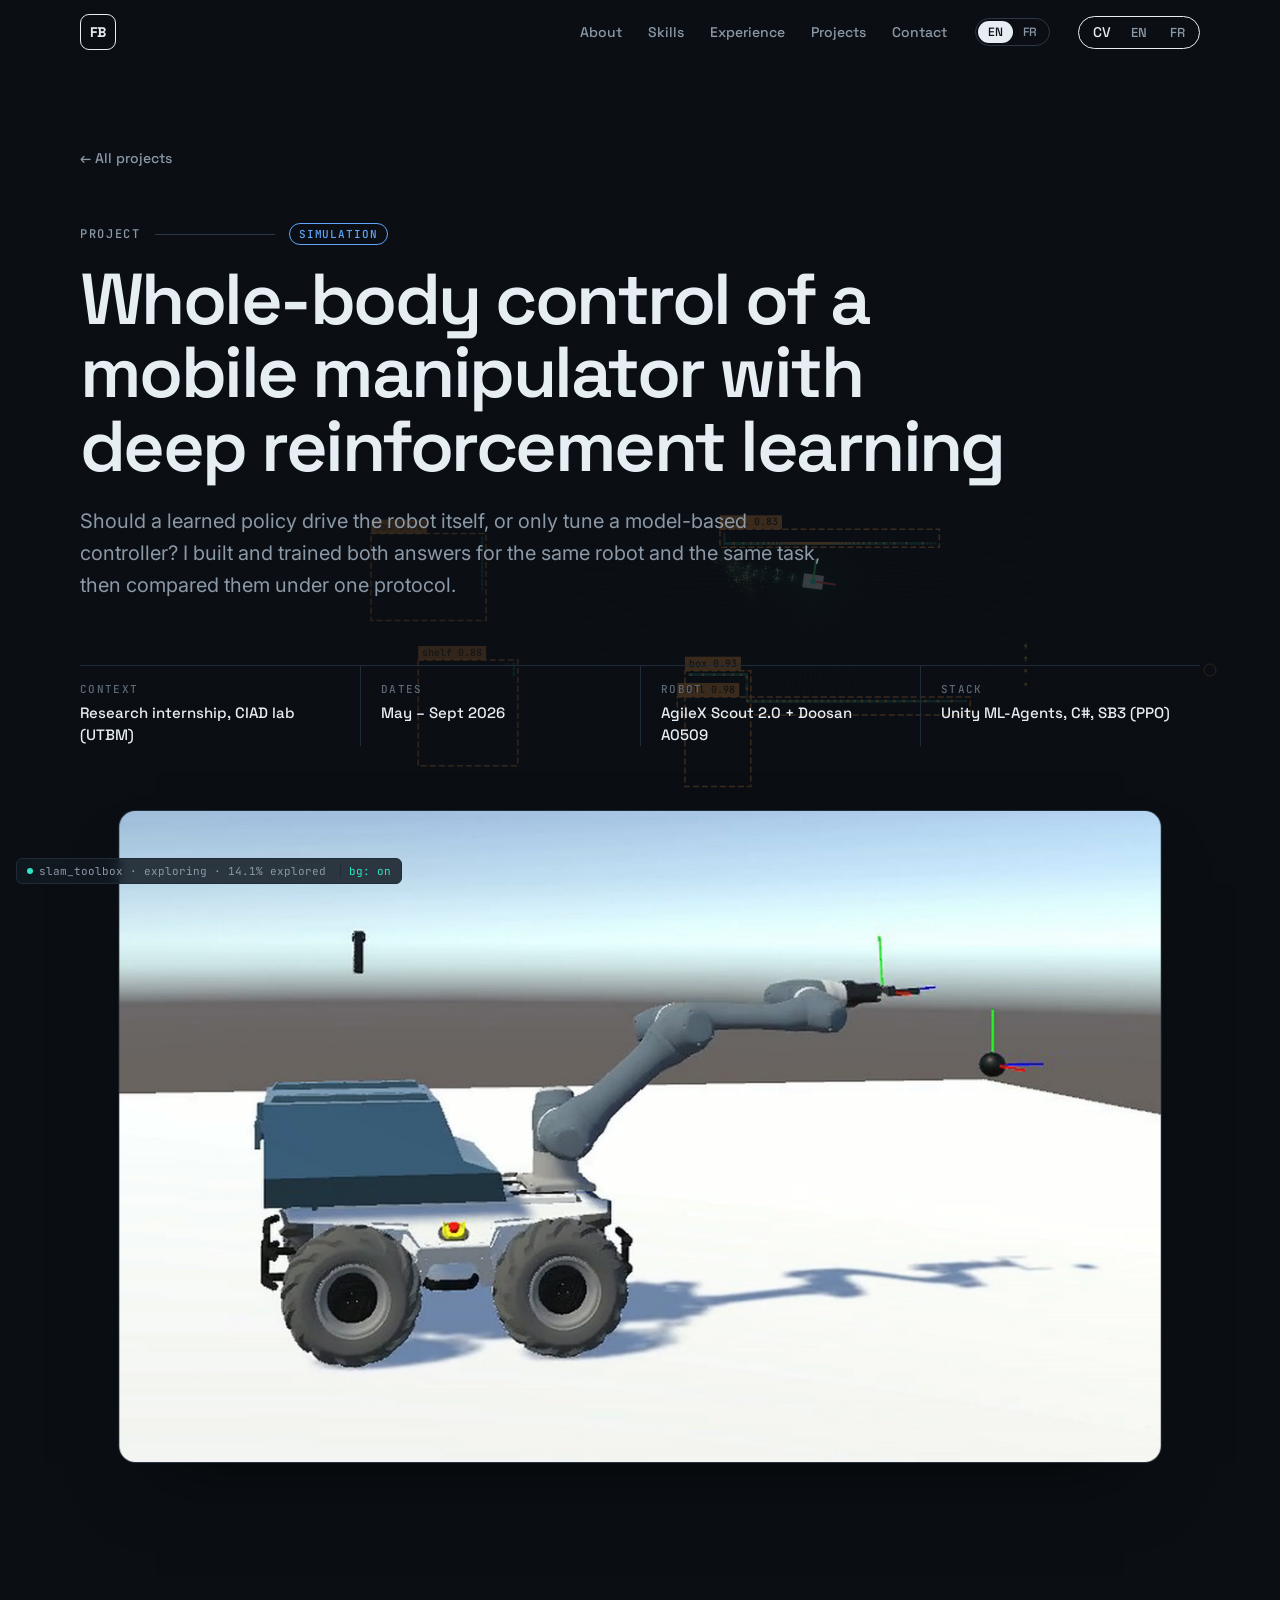
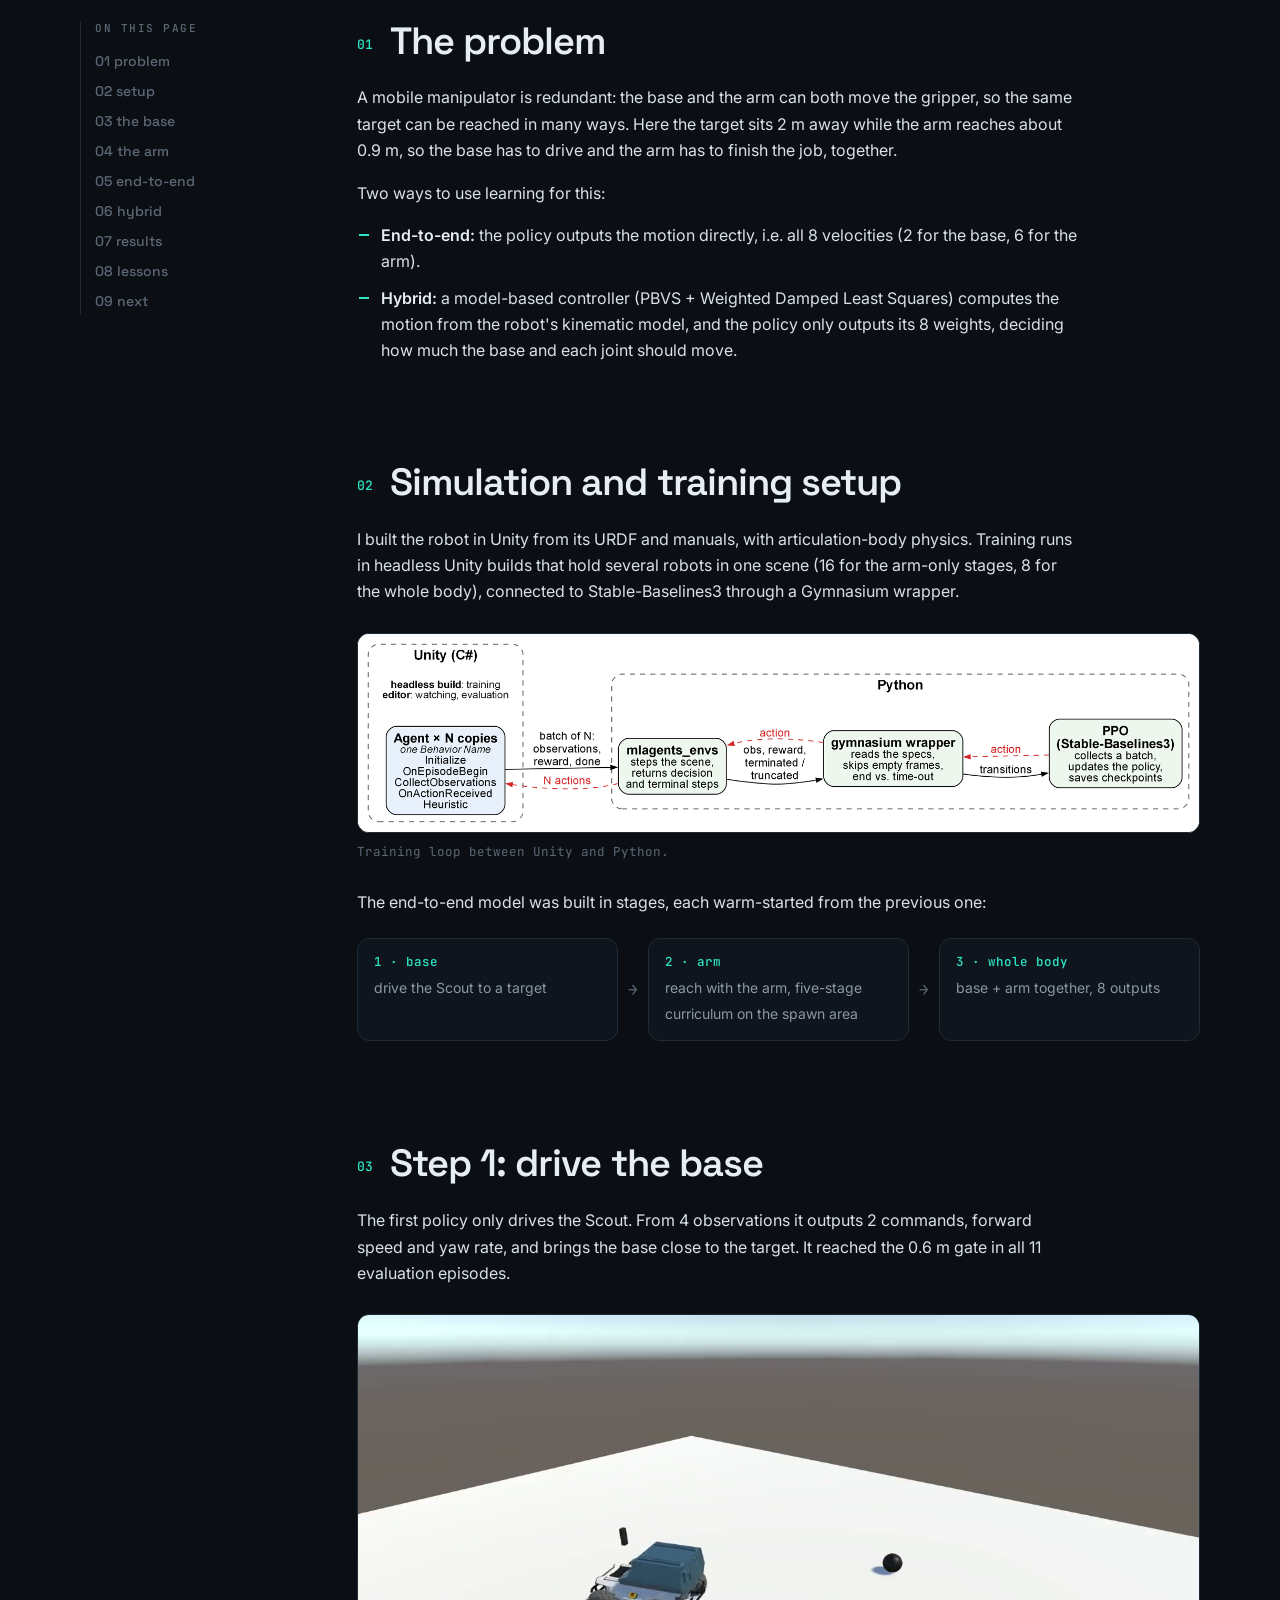
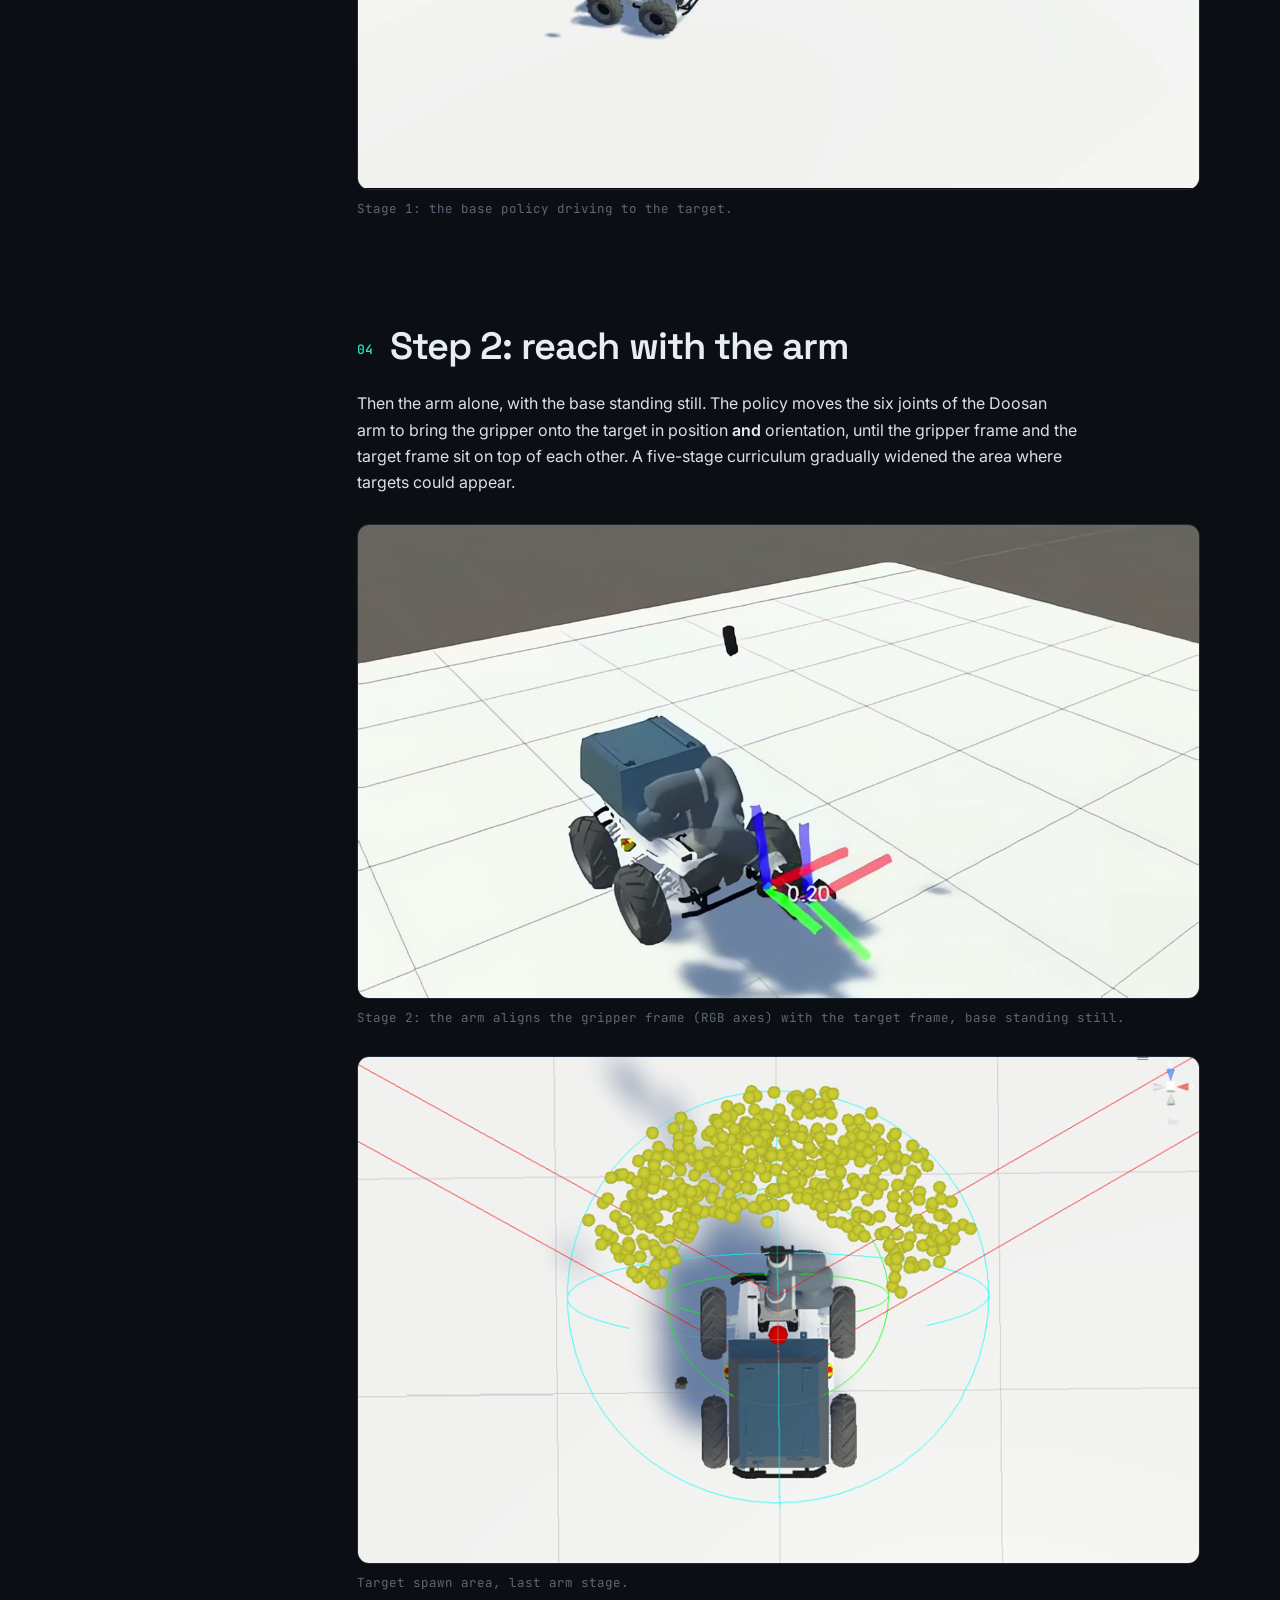
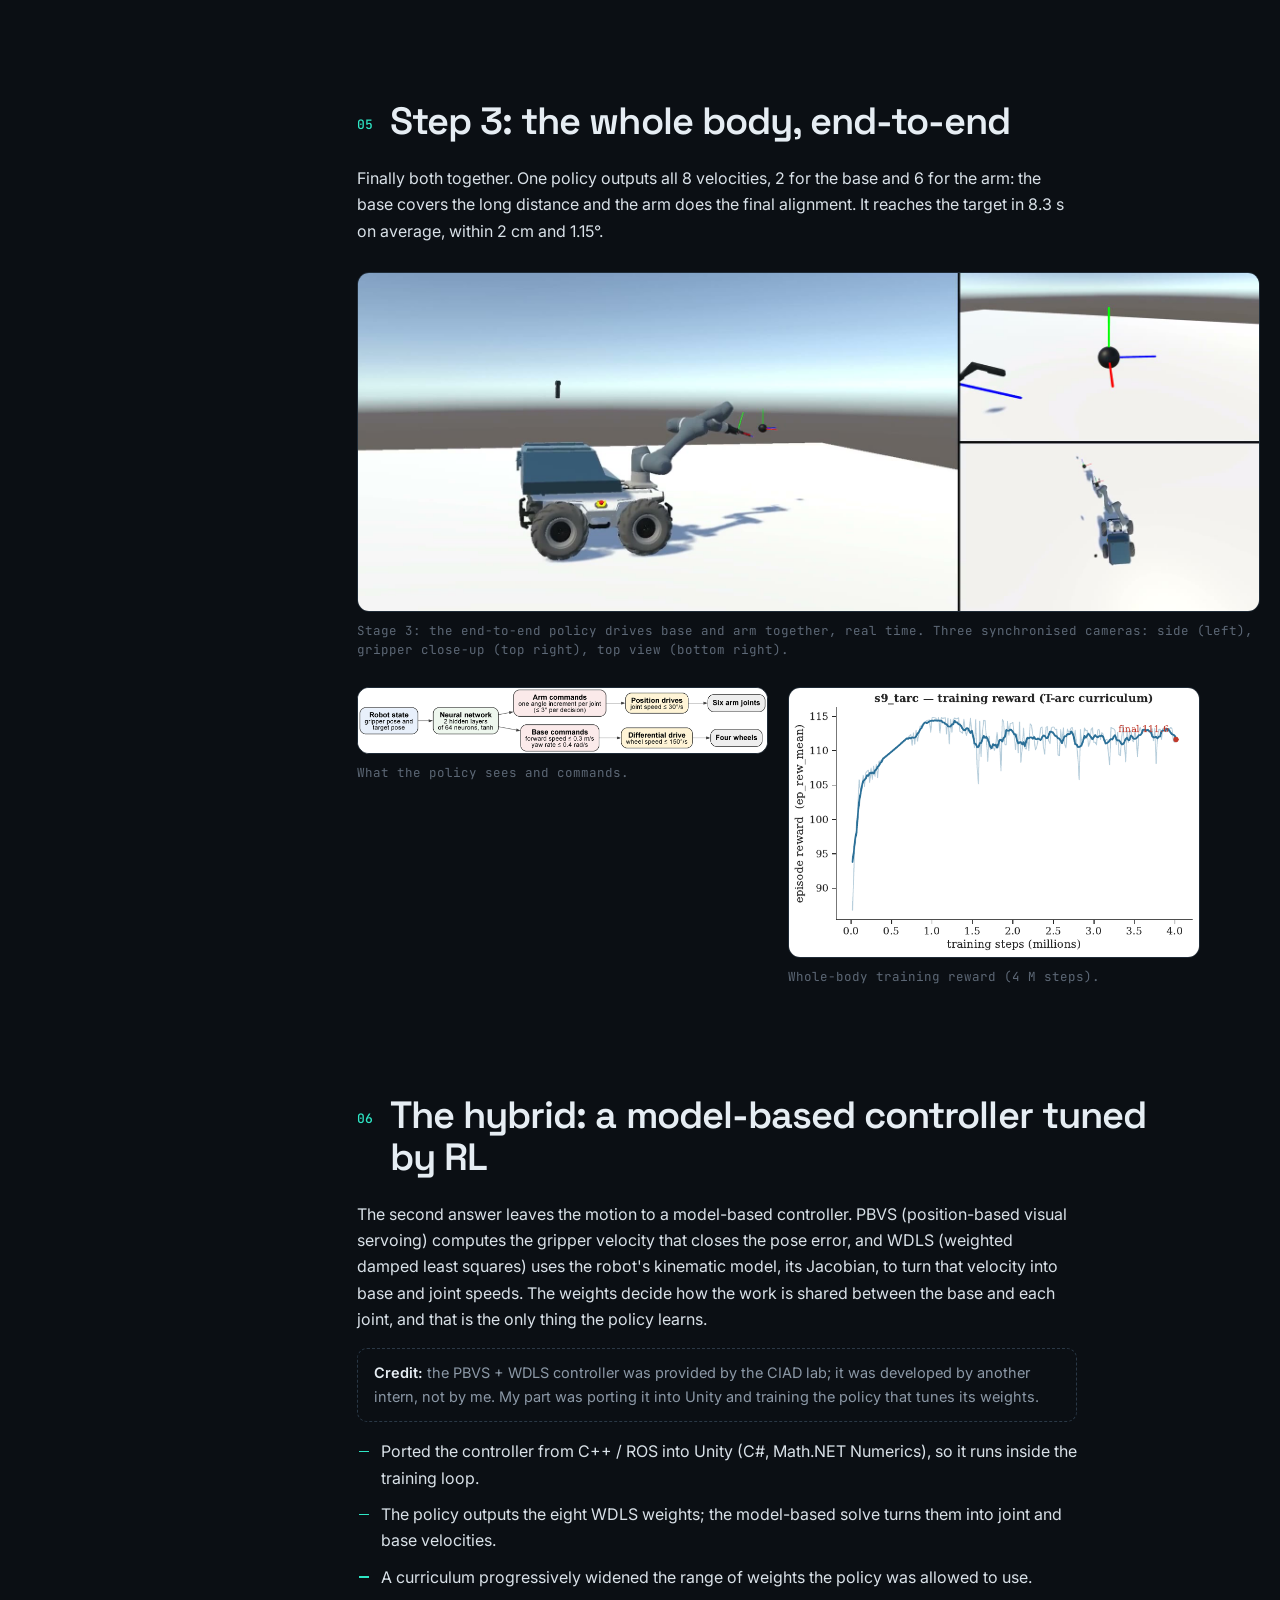
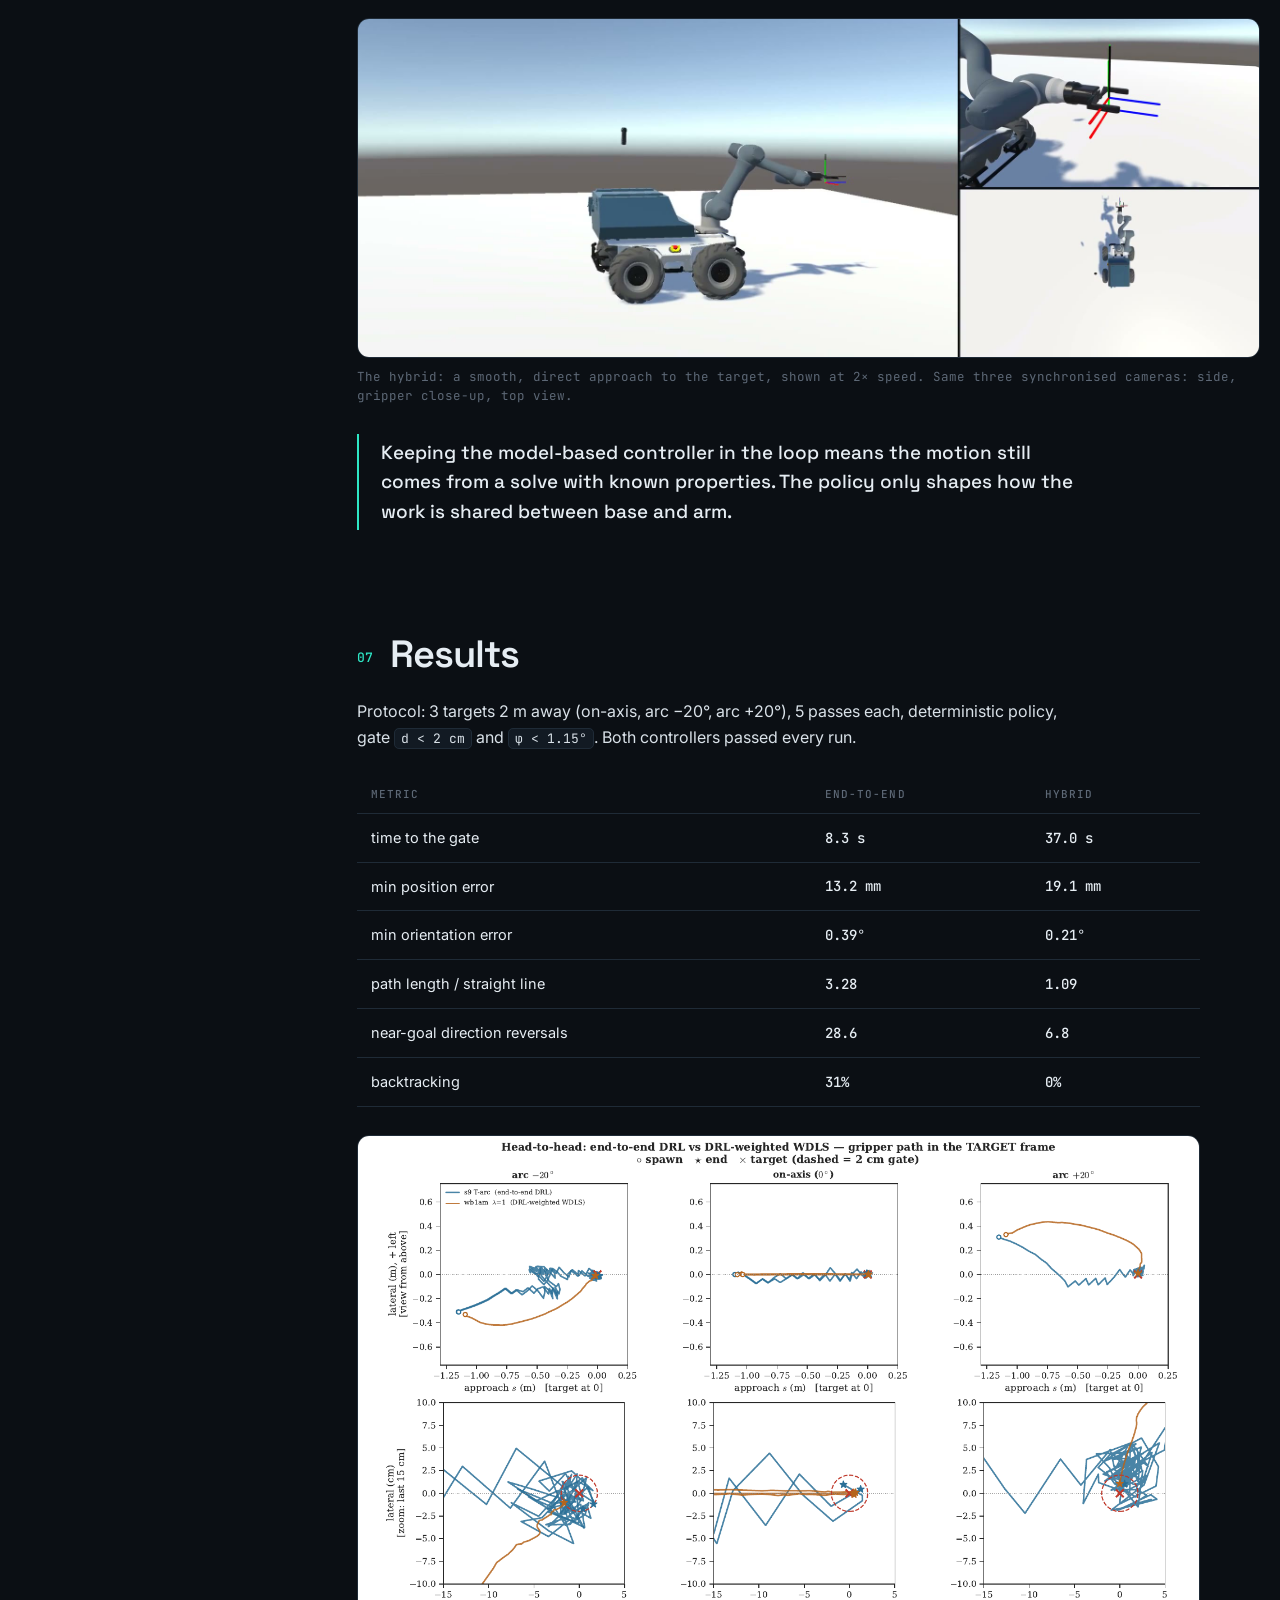
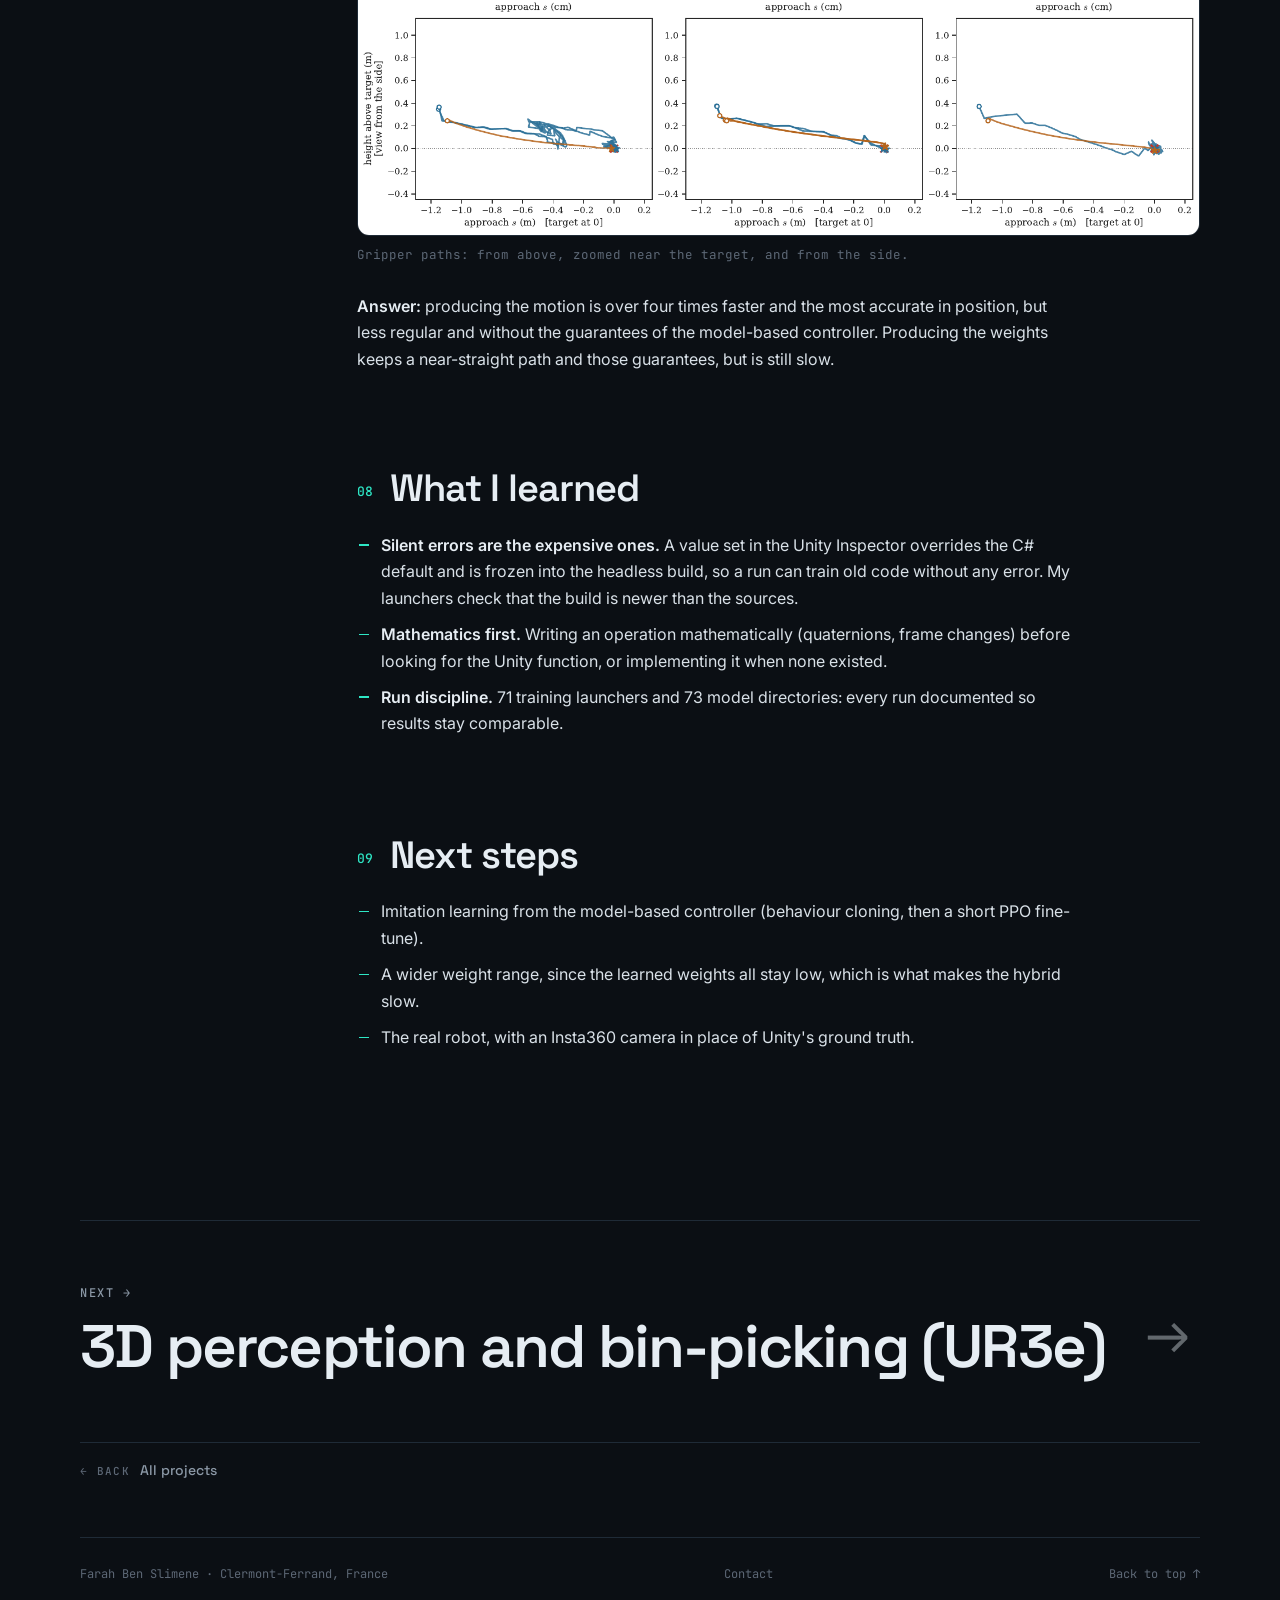
<file: projects/whole-body-drl.html>
<!doctype html>
<html lang="en">
<head>
  <meta charset="utf-8">
  <meta name="viewport" content="width=device-width, initial-scale=1">
  <title>Whole-Body DRL — Farah Ben Slimene</title>
  <meta name="description" content="Whole-body control of a mobile manipulator with deep reinforcement learning: end-to-end PPO versus a hybrid PBVS + WDLS controller.">
  <link rel="preconnect" href="https://fonts.googleapis.com">
  <link rel="preconnect" href="https://fonts.gstatic.com" crossorigin>
  <link href="https://fonts.googleapis.com/css2?family=Space+Grotesk:wght@400;500;600;700&family=Inter:wght@400;500;600&family=JetBrains+Mono:wght@400;500&display=swap" rel="stylesheet">
  <link rel="stylesheet" href="../v2.css">
  <link rel="stylesheet" href="../case.css">
</head>
<body>
<a class="skip" href="#top">Skip to content</a>
<canvas id="slam" aria-hidden="true"></canvas>
<div class="bg-scrim" aria-hidden="true"></div>
<button class="slam-hud" id="slam-toggle" title="Turn the animated background on or off"><span class="dot"></span><span class="hud-info"><span id="slam-status">slam_toolbox · mapping</span> · <span id="slam-pct">0.0</span>% <span data-i18n>explored</span></span><span class="hud-sw">bg: on</span></button>

<header class="bar">
  <a class="mark" href="../index.html" aria-label="Home">FB</a>
  <nav>
    <a href="../index.html#about">About</a>
    <a href="../index.html#skills">Skills</a>
    <a href="../index.html#experience">Experience</a>
    <a href="../index.html#work">Projects</a>
    <a href="../index.html#contact">Contact</a>
  </nav>
  <span class="cv-split bar-pick"><span class="cv-lab">CV</span><a href="../assets/BEN_SLIMENE_Farah_CV_EN.pdf" target="_blank" rel="noopener" aria-label="CV in English (PDF)">EN</a><a href="../assets/BEN_SLIMENE_Farah_CV_FR.pdf" target="_blank" rel="noopener" aria-label="CV en français (PDF)">FR</a></span>
</header>

<main class="wrap case" id="top">
  <a class="crumb" href="../index.html#work">← All projects</a>
  <p class="kicker"><span>Project</span><span class="badge sim">SIMULATION</span></p>
  <h1 class="case-title">Whole-body control of a mobile manipulator with deep reinforcement learning</h1>
  <p class="case-lead">
    Should a learned policy drive the robot itself, or only tune a model-based controller?
    I built and trained both answers for the same robot and the same task, then compared them under one protocol.
  </p>

  <dl class="facts">
    <div><dt>Context</dt><dd>Research internship, CIAD lab (UTBM)</dd></div>
    <div><dt>Dates</dt><dd>May – Sept 2026</dd></div>
    <div><dt>Robot</dt><dd>AgileX Scout 2.0 + Doosan A0509</dd></div>
    <div><dt>Stack</dt><dd>Unity ML-Agents, C#, SB3 (PPO)</dd></div>
  </dl>

  <div class="case-hero">
    <img src="../assets/img/scout_doosan_closeup.jpg" alt="Close-up of the Scout 2.0 base with the Doosan 6-axis arm reaching toward a target, simulated in Unity">
  </div>

  <div class="case-body">
  <nav class="toc" aria-label="On this page">
    <a href="#problem">01 problem</a><a href="#setup">02 setup</a><a href="#base">03 the base</a>
    <a href="#arm">04 the arm</a><a href="#e2e">05 end-to-end</a><a href="#hybrid">06 hybrid</a>
    <a href="#results">07 results</a><a href="#lessons">08 lessons</a><a href="#next">09 next</a>
  </nav>
  <div class="case-main">

  <section class="case-sec" id="problem">
    <h2><span class="sec-id">01</span>The problem</h2>
    <p>
      A mobile manipulator is redundant: the base and the arm can both move the gripper, so the same target
      can be reached in many ways. Here the target sits 2 m away while the arm reaches about 0.9 m,
      so the base has to drive and the arm has to finish the job, together.
    </p>
    <p>Two ways to use learning for this:</p>
    <ul>
      <li><b>End-to-end:</b> the policy outputs the motion directly, i.e. all 8 velocities (2 for the base, 6 for the arm).</li>
      <li><b>Hybrid:</b> a model-based controller (PBVS + Weighted Damped Least Squares) computes the motion from the robot's kinematic model, and the policy only outputs its 8 weights, deciding how much the base and each joint should move.</li>
    </ul>
  </section>

  <section class="case-sec" id="setup">
    <h2><span class="sec-id">02</span>Simulation and training setup</h2>
    <p>
      I built the robot in Unity from its URDF and manuals, with articulation-body physics.
      Training runs in headless Unity builds that hold several robots in one scene
      (16 for the arm-only stages, 8 for the whole body), connected to Stable-Baselines3 through a Gymnasium wrapper.
    </p>
    <figure>
      <img src="../assets/img/case/wbc_training_loop.png" alt="Training loop: N Unity agents send observations and rewards to mlagents_envs, a Gymnasium wrapper and PPO in Stable-Baselines3, which send actions back">
      <figcaption>Training loop between Unity and Python.</figcaption>
    </figure>
    <p>The end-to-end model was built in stages, each warm-started from the previous one:</p>
    <div class="flow">
      <div class="step"><b>1 · base</b><span>drive the Scout to a target</span></div>
      <div class="arrow">→</div>
      <div class="step"><b>2 · arm</b><span>reach with the arm, five-stage curriculum on the spawn area</span></div>
      <div class="arrow">→</div>
      <div class="step"><b>3 · whole body</b><span>base + arm together, 8 outputs</span></div>
    </div>
  </section>

  <section class="case-sec" id="base">
    <h2><span class="sec-id">03</span>Step 1: drive the base</h2>
    <p>
      The first policy only drives the Scout. From 4 observations it outputs 2 commands, forward speed and yaw rate,
      and brings the base close to the target. It reached the 0.6 m gate in all 11 evaluation episodes.
    </p>
    <figure>
      <video src="../assets/video/wbc_base.mp4" poster="../assets/img/case/wbc_base_poster.jpg" muted loop playsinline preload="metadata" data-auto aria-label="The Scout base driving toward a target"></video>
      <figcaption>Stage 1: the base policy driving to the target.</figcaption>
    </figure>
  </section>

  <section class="case-sec" id="arm">
    <h2><span class="sec-id">04</span>Step 2: reach with the arm</h2>
    <p>
      Then the arm alone, with the base standing still. The policy moves the six joints of the Doosan arm
      to bring the gripper onto the target in position <b>and</b> orientation, until the gripper frame and the target frame
      sit on top of each other. A five-stage curriculum gradually widened the area where targets could appear.
    </p>
    <figure>
      <video src="../assets/video/wbc_arm.mp4" poster="../assets/img/case/wbc_arm_poster.jpg" muted loop playsinline preload="metadata" data-auto aria-label="The Doosan arm aligning its gripper with targets"></video>
      <figcaption>Stage 2: the arm aligns the gripper frame (RGB axes) with the target frame, base standing still.</figcaption>
    </figure>
    <figure>
      <img src="../assets/img/case/wbc_spawn.png" alt="Target spawning area for the six-joint arm stage, seen from above">
      <figcaption>Target spawn area, last arm stage.</figcaption>
    </figure>
  </section>

  <section class="case-sec" id="e2e">
    <h2><span class="sec-id">05</span>Step 3: the whole body, end-to-end</h2>
    <p>
      Finally both together. One policy outputs all 8 velocities, 2 for the base and 6 for the arm:
      the base covers the long distance and the arm does the final alignment.
      It reaches the target in 8.3 s on average, within 2 cm and 1.15°.
    </p>
    <figure class="multi">
      <video src="../assets/video/wbc_e2e.mp4" poster="../assets/img/case/wbc_e2e_poster.jpg" muted loop playsinline preload="metadata" data-auto aria-label="The end-to-end policy driving base and arm together to the target"></video>
      <figcaption>Stage 3: the end-to-end policy drives base and arm together, real time. Three synchronised cameras: side (left), gripper close-up (top right), top view (bottom right).</figcaption>
    </figure>
    <div class="two-col">
      <figure>
        <img src="../assets/img/case/wbc_policy.png" alt="Policy: robot state goes into a 2x64 tanh network that outputs arm angle increments and base speed and yaw rate">
        <figcaption>What the policy sees and commands.</figcaption>
      </figure>
      <figure>
        <img src="../assets/img/case/wbc_reward_curve.png" alt="Training reward of the whole-body model over 4 million steps, rising fast then settling around 112">
        <figcaption>Whole-body training reward (4 M steps).</figcaption>
      </figure>
    </div>
  </section>

  <section class="case-sec" id="hybrid">
    <h2><span class="sec-id">06</span>The hybrid: a model-based controller tuned by RL</h2>
    <p>
      The second answer leaves the motion to a model-based controller. PBVS (position-based visual servoing) computes
      the gripper velocity that closes the pose error, and WDLS (weighted damped least squares) uses the robot's
      kinematic model, its Jacobian, to turn that velocity into base and joint speeds. The weights decide how
      the work is shared between the base and each joint, and that is the only thing the policy learns.
    </p>
    <p class="credit">
      <b>Credit:</b> the PBVS + WDLS controller was provided by the CIAD lab; it was developed by another intern, not by me.
      My part was porting it into Unity and training the policy that tunes its weights.
    </p>
    <ul>
      <li>Ported the controller from C++ / ROS into Unity (C#, Math.NET Numerics), so it runs inside the training loop.</li>
      <li>The policy outputs the eight WDLS weights; the model-based solve turns them into joint and base velocities.</li>
      <li>A curriculum progressively widened the range of weights the policy was allowed to use.</li>
    </ul>
    <figure class="multi">
      <video src="../assets/video/wbc_hybrid.mp4" poster="../assets/img/case/wbc_hybrid_poster.jpg" muted loop playsinline preload="metadata" data-auto aria-label="The hybrid controller moving base and arm to the target"></video>
      <figcaption>The hybrid: a smooth, direct approach to the target, shown at 2× speed. Same three synchronised cameras: side, gripper close-up, top view.</figcaption>
    </figure>
    <div class="callout">
      Keeping the model-based controller in the loop means the motion still comes from a solve with known
      properties. The policy only shapes how the work is shared between base and arm.
    </div>
  </section>

  <section class="case-sec" id="results">
    <h2><span class="sec-id">07</span>Results</h2>
    <p>
      Protocol: 3 targets 2 m away (on-axis, arc −20°, arc +20°), 5 passes each, deterministic policy,
      gate <code>d &lt; 2 cm</code> and <code>φ &lt; 1.15°</code>. Both controllers passed every run.
    </p>
    <div class="table-wrap">
      <table>
        <thead><tr><th>metric</th><th>end-to-end</th><th>hybrid</th></tr></thead>
        <tbody>
          <tr><td>time to the gate</td><td class="num">8.3 s</td><td class="num">37.0 s</td></tr>
          <tr><td>min position error</td><td class="num">13.2 mm</td><td class="num">19.1 mm</td></tr>
          <tr><td>min orientation error</td><td class="num">0.39°</td><td class="num">0.21°</td></tr>
          <tr><td>path length / straight line</td><td class="num">3.28</td><td class="num">1.09</td></tr>
          <tr><td>near-goal direction reversals</td><td class="num">28.6</td><td class="num">6.8</td></tr>
          <tr><td>backtracking</td><td class="num">31%</td><td class="num">0%</td></tr>
        </tbody>
      </table>
    </div>
    <figure>
      <img src="../assets/img/case/wbc_trajectories_full.png" alt="Gripper paths in the target frame for both controllers: from above, zoomed on the last 15 cm, and from the side">
      <figcaption>Gripper paths: from above, zoomed near the target, and from the side.</figcaption>
    </figure>
    <p>
      <b>Answer:</b> producing the motion is over four times faster and the most accurate in position, but less
      regular and without the guarantees of the model-based controller. Producing the weights keeps a near-straight path and those guarantees, but is still slow.
    </p>
  </section>

  <section class="case-sec" id="lessons">
    <h2><span class="sec-id">08</span>What I learned</h2>
    <ul>
      <li><b>Silent errors are the expensive ones.</b> A value set in the Unity Inspector overrides the C# default and is frozen into the headless build, so a run can train old code without any error. My launchers check that the build is newer than the sources.</li>
      <li><b>Mathematics first.</b> Writing an operation mathematically (quaternions, frame changes) before looking for the Unity function, or implementing it when none existed.</li>
      <li><b>Run discipline.</b> 71 training launchers and 73 model directories: every run documented so results stay comparable.</li>
    </ul>
  </section>

  <section class="case-sec" id="next">
    <h2><span class="sec-id">09</span>Next steps</h2>
    <ul>
      <li>Imitation learning from the model-based controller (behaviour cloning, then a short PPO fine-tune).</li>
      <li>A wider weight range, since the learned weights all stay low, which is what makes the hybrid slow.</li>
      <li>The real robot, with an Insta360 camera in place of Unity's ground truth.</li>
    </ul>
  </section>
  </div>
  </div>

  <div class="pager">
    <a href="../index.html#work"><small>← back</small>All projects</a>
    <a class="next" href="ur3e-bin-picking.html"><small>next →</small>3D perception and bin-picking (UR3e)</a>
  </div>
</main>

<footer class="foot wrap">
  <span>Farah Ben Slimene · Clermont-Ferrand, France</span>
  <a href="../index.html#contact">Contact</a>
  <a href="#top">Back to top ↑</a>
</footer>
<script src="../lang.js"></script>
<script src="../robot-bg.js"></script>
<script src="../case.js"></script>
</body>
</html>
</file>
<file: v2.css>
/* ===== Portfolio v2 ===== */
:root {
  --bg: #0b0f14;
  --surface: #121a23;
  --text: #e6edf3;
  --muted: #8b98a6;
  --dim: #5d6876;
  --line: #1f2b37;
  --line-2: #2a3846;
  --accent: #2ee6c5;
  --accent-2: #ff9f43;
  --x: #ff5c5c; --y: #4ade80; --z: #60a5fa;
  --display: "Space Grotesk", system-ui, sans-serif;
  --sans: "Inter", system-ui, sans-serif;
  --mono: "JetBrains Mono", ui-monospace, monospace;
  --ease: cubic-bezier(.2, .8, .2, 1);
}
* { box-sizing: border-box; }
html { scroll-behavior: smooth; scroll-padding-top: 80px; }
body { margin: 0; background: var(--bg); color: var(--text); font: 16px/1.65 var(--sans); -webkit-font-smoothing: antialiased; overflow-x: hidden; }
img, video, canvas { display: block; max-width: 100%; }
a { color: inherit; text-decoration: none; }
b { font-weight: 600; }
::selection { background: var(--accent); color: #04110e; }
.wrap { width: min(1120px, calc(100% - 48px)); margin: 0 auto; }
.skip { position: absolute; left: -999px; }
.skip:focus { left: 12px; top: 12px; z-index: 99; background: var(--surface); padding: 8px 12px; }
:focus-visible { outline: 2px solid var(--accent); outline-offset: 3px; border-radius: 4px; }

/* ----- robot background (from draft 1) ----- */
#slam { position: fixed; inset: 0; width: 100vw; height: 100vh; z-index: -1; pointer-events: none; opacity: .75; }
.bg-scrim { position: fixed; inset: 0; z-index: -1; pointer-events: none;
  background: linear-gradient(90deg, transparent 0,
    color-mix(in srgb, var(--bg) 70%, transparent) max(0px, calc(50% - 600px)),
    color-mix(in srgb, var(--bg) 70%, transparent) min(100%, calc(50% + 600px)), transparent 100%); }
body.bg-off #slam, body.bg-off .bg-scrim { display: none; }
.slam-hud { position: fixed; left: 16px; bottom: 16px; z-index: 30; display: flex; align-items: center; gap: 6px;
  font: 11px var(--mono); color: var(--muted); cursor: pointer;
  background: color-mix(in srgb, var(--surface) 85%, transparent); backdrop-filter: blur(6px);
  border: 1px solid var(--line); border-radius: 6px; padding: 5px 10px; }
.slam-hud:hover { border-color: var(--accent); }
.slam-hud .dot { width: 6px; height: 6px; }
.hud-sw { margin-left: 8px; padding-left: 8px; border-left: 1px solid var(--line); color: var(--accent); }
body.bg-off .slam-hud .dot { background: var(--muted); animation: none; }
body.bg-off .hud-sw { color: var(--muted); }
.dot { display: inline-block; width: 8px; height: 8px; border-radius: 50%; background: var(--accent); animation: ping 2s infinite; flex: none; }
@keyframes ping { 0% { box-shadow: 0 0 0 0 color-mix(in srgb, var(--accent) 60%, transparent); } 100% { box-shadow: 0 0 0 10px transparent; } }

/* ----- top bar ----- */
.bar { position: fixed; top: 0; left: 0; right: 0; z-index: 40; display: flex; align-items: center; gap: 28px;
  padding: 14px max(24px, calc(50% - 560px)); transition: background .3s, border-color .3s, padding .3s;
  border-bottom: 1px solid transparent; }
.bar.scrolled { background: color-mix(in srgb, var(--bg) 78%, transparent); backdrop-filter: blur(14px); border-bottom-color: var(--line); padding-block: 10px; }
.mark { width: 36px; height: 36px; display: grid; place-items: center; border: 1.5px solid var(--text); border-radius: 9px;
  font: 700 14px var(--display); letter-spacing: .02em; transition: background .2s, color .2s; }
.mark:hover { background: var(--text); color: var(--bg); }
.bar nav { margin-left: auto; display: flex; gap: 26px; }
.bar nav a { position: relative; font: 500 14px var(--display); color: var(--muted); transition: color .2s; }
.bar nav a::after { content: ""; position: absolute; left: 0; right: 0; bottom: -4px; height: 1.5px; background: var(--text); transform: scaleX(0); transform-origin: right; transition: transform .35s var(--ease); }
.bar nav a:hover, .bar nav a.on { color: var(--text); }
.bar nav a:hover::after, .bar nav a.on::after { transform: scaleX(1); transform-origin: left; }
.bar-cta { font: 500 14px var(--display); padding: 7px 16px; border: 1.5px solid var(--text); border-radius: 99px; transition: background .2s, color .2s; }
.bar-cta:hover { background: var(--text); color: var(--bg); }

/* ----- shared ----- */
.eyebrow { margin: 0 0 10px; font: 500 12px var(--mono); letter-spacing: .14em; text-transform: uppercase; color: var(--muted); }
.sec { padding: clamp(90px, 14vh, 150px) 0; }
.sec-head { margin-bottom: clamp(36px, 6vw, 64px); }
.sec-head h2 { margin: 0; font: 600 clamp(32px, 4.6vw, 54px)/1.05 var(--display); letter-spacing: -.025em; }
.reveal { opacity: 0; transform: translateY(28px); transition: opacity .9s var(--ease), transform .9s var(--ease); }
.reveal.in { opacity: 1; transform: none; }

/* ----- hero ----- */
.hero { height: 170vh; position: relative; }
.hero-pin { position: sticky; top: 0; height: 100vh; min-height: 560px; display: flex; flex-direction: column; justify-content: center; }
.hero-inner { will-change: transform, opacity; }
.hero-eyebrow { display: flex; align-items: center; gap: 16px; max-width: 420px; }
.hero-eyebrow .rule { flex: 1; height: 1px; background: var(--line-2); transform-origin: left; animation: grow 1.2s .3s var(--ease) both; }
@keyframes grow { from { transform: scaleX(0); } }
.status { display: inline-flex; align-items: center; gap: 10px; margin: 6px 0 26px; font: 13px var(--mono); color: var(--muted); }
.name { margin: 0; font: 700 clamp(64px, 12.5vw, 170px)/.88 var(--display); letter-spacing: -.045em; }
.name-line { display: block; overflow: hidden; padding-bottom: .04em; }
.name-line > span { display: inline-block; transform: translateY(105%); animation: up 1.1s var(--ease) forwards; }
.name-line:nth-child(2) > span { animation-delay: .12s; }
@keyframes up { to { transform: none; } }
.headline { max-width: 760px; margin: 30px 0 0; font: 400 clamp(22px, 2.6vw, 34px)/1.3 var(--display); letter-spacing: -.015em; color: #c9d3dd; }
.headline b { color: var(--text); font-weight: 600; }
.headline .w { display: inline-block; opacity: 0; transform: translateY(14px); filter: blur(6px); transition: opacity .7s var(--ease), transform .7s var(--ease), filter .7s; }
.headline.go .w { opacity: 1; transform: none; filter: none; }
.intro { opacity: 0; animation: fade 1s .9s var(--ease) forwards; }
.hero-eyebrow.intro, .status.intro { animation-delay: .1s; }
@keyframes fade { from { opacity: 0; transform: translateY(10px); } to { opacity: 1; transform: none; } }
.actions { display: flex; flex-wrap: wrap; gap: 12px; margin-top: 36px; animation-delay: 1.3s; }
.cta { position: relative; display: inline-flex; align-items: center; gap: 12px; padding: 6px 6px 6px 22px; border-radius: 99px;
  background: var(--text); color: var(--bg); font: 600 15px var(--display); overflow: hidden; }
.cta i { width: 34px; height: 34px; display: grid; place-items: center; border-radius: 50%; background: var(--bg); color: var(--text); font-style: normal; transition: transform .35s var(--ease); }
.cta:hover i { transform: translateX(4px) rotate(-45deg); }
.ghost { display: inline-flex; align-items: center; padding: 0 22px; border-radius: 99px; border: 1.5px dashed var(--line-2); color: var(--muted); font: 500 15px var(--display); transition: color .2s, border-color .2s; }
.ghost:hover { color: var(--text); border-color: var(--text); border-style: solid; }
.scroll-hint { position: absolute; left: 50%; bottom: 34px; transform: translateX(-50%); display: flex; flex-direction: column; align-items: center; gap: 10px;
  font: 11px var(--mono); letter-spacing: .12em; text-transform: uppercase; color: var(--dim); animation-delay: 1.8s; }
.mouse { width: 22px; height: 34px; border: 1.5px solid var(--dim); border-radius: 12px; display: flex; justify-content: center; padding-top: 6px; }
.mouse i { width: 2px; height: 7px; border-radius: 2px; background: var(--text); animation: wheel 1.8s infinite; }
@keyframes wheel { 0% { opacity: 1; transform: none; } 80% { opacity: 0; transform: translateY(10px); } 100% { opacity: 0; } }

/* ----- about ----- */
.about-grid { display: grid; grid-template-columns: 320px 1fr; gap: clamp(36px, 6vw, 80px); align-items: start; }
.portrait { all: unset; cursor: pointer; display: block; perspective: 1200px; }
.portrait-card { position: relative; display: block; aspect-ratio: 1199 / 1312; transform-style: preserve-3d; transition: transform .9s var(--ease); }
.portrait.flipped .portrait-card { transform: rotateY(180deg); }
.face { position: absolute; inset: 0; border-radius: 18px; overflow: hidden; backface-visibility: hidden; border: 1px solid var(--line-2); }
.face img { width: 100%; height: 100%; object-fit: cover; filter: grayscale(.15); transition: filter .4s, transform .8s var(--ease); }
.portrait:hover .face img { filter: none; transform: scale(1.03); }
.back { transform: rotateY(180deg); background: var(--surface); padding: 28px; display: flex; flex-direction: column; justify-content: center; gap: 2px; }
.back-k { font: 11px var(--mono); letter-spacing: .12em; text-transform: uppercase; color: var(--dim); margin-top: 14px; }
.back-v { font: 500 17px var(--display); }
.portrait-hint { display: block; margin-top: 12px; text-align: center; font: 11px var(--mono); letter-spacing: .1em; text-transform: uppercase; color: var(--dim); }
.lede { margin: 0 0 34px; font: 500 clamp(24px, 2.7vw, 34px)/1.3 var(--display); letter-spacing: -.02em; }
.lede .w { color: var(--line-2); transition: color .4s; }
.lede .w.on { color: var(--text); }
.notes { display: grid; gap: 16px; color: var(--muted); font-size: 17px; max-width: 640px; border-left: 1px solid var(--line-2); padding-left: 24px; }
.notes p { margin: 0; }
.notes b { color: var(--text); font-weight: 600; }

/* ----- skills ----- */
.skills-grid { display: grid; grid-template-columns: repeat(2, 1fr); gap: 52px 64px; }
.skillgroup h3 { margin: 0 0 18px; padding-bottom: 12px; border-bottom: 1px solid var(--line); font: 500 12px var(--mono); letter-spacing: .12em; text-transform: uppercase; color: var(--muted); }
.tools { display: flex; flex-wrap: wrap; gap: 10px; }
.tools span { display: inline-flex; align-items: center; gap: 10px; padding: 9px 16px 9px 14px; border-radius: 12px; border: 1px solid var(--line);
  background: color-mix(in srgb, var(--surface) 70%, transparent); font: 500 15px var(--display); transition: transform .3s var(--ease), border-color .3s, background .3s; }
.tools span:hover { transform: translateY(-3px); border-color: var(--line-2); background: var(--surface); }
.tools img { width: 22px; height: 22px; }
.tools img.inv { filter: invert(1); }

/* ----- experience ----- */
.xp-grid { display: grid; grid-template-columns: minmax(280px, 380px) 1fr; gap: clamp(40px, 7vw, 100px); align-items: start; }
.xp-index { position: sticky; top: 110px; }
.xp-list { list-style: none; margin: 0; padding: 0; border-top: 1px solid var(--line); }
.xp-list a { display: grid; grid-template-columns: 34px 1fr auto; gap: 12px; align-items: baseline; padding: 16px 0; border-bottom: 1px solid var(--line); color: var(--dim); transition: color .3s; }
.xp-list .n { font: 12px var(--mono); }
.xp-list .t { font: 500 16px var(--display); }
.xp-list em { display: block; font: normal 13px var(--sans); color: var(--dim); }
.xp-list .y { font: 12px var(--mono); }
.xp-list a:hover, .xp-list a[data-on="1"] { color: var(--text); }
.xp-list a[data-on="1"] .n { color: var(--accent); }
.xp-entries { display: grid; gap: 88px; padding-top: 6px; }
.job-meta { margin: 0 0 8px; font: 12px var(--mono); letter-spacing: .04em; color: var(--muted); }
.job h3 { margin: 0; font: 600 clamp(22px, 2.4vw, 28px)/1.2 var(--display); letter-spacing: -.015em; }
.job-org { margin: 4px 0 18px; color: var(--accent); font: 500 15px var(--display); }
.job ul { margin: 0 0 18px; padding-left: 18px; color: var(--muted); }
.job li { margin-bottom: 6px; }
.job li::marker { color: var(--dim); }
.job-shots { display: grid; grid-template-columns: 3fr 5fr; gap: 10px; margin: 0 0 18px; }
.job-shots a { display: block; overflow: hidden; border-radius: 10px; border: 1px solid var(--line); }
.job-shots a:first-child { grid-row: span 2; }
.job-shots a:not(:first-child) { aspect-ratio: 4 / 3; }
.job-shots img { display: block; width: 100%; height: 100%; object-fit: cover; transition: transform .5s ease; }
.job-shots a:hover img { transform: scale(1.04); }
.chips { display: flex; flex-wrap: wrap; gap: 6px; margin: 0; }
.chips span { font: 12px var(--mono); padding: 4px 10px; border-radius: 99px; border: 1px solid var(--line-2); color: var(--muted); }
.edu { display: grid; grid-template-columns: 110px 1fr; gap: 14px 16px; margin: 6px 0 22px; }
.edu dt { font: 12px var(--mono); color: var(--muted); padding-top: 3px; }
.edu dd { margin: 0; color: var(--muted); font-size: 15px; }
.edu dd b { display: block; color: var(--text); font: 500 16px var(--display); }

/* ----- work: project index ----- */
.alias { position: relative; top: -80px; display: block; }
.work-head { display: flex; justify-content: space-between; align-items: flex-end; flex-wrap: wrap; gap: 20px; margin-bottom: clamp(36px, 6vw, 60px); }
.work-head .sec-head { margin: 0; }
.tabs { display: flex; gap: 22px; }
.tabs button { all: unset; cursor: pointer; position: relative; padding: 6px 0; font: 500 15px var(--display); color: var(--dim); transition: color .2s; }
.tabs button::after { content: ""; position: absolute; left: 0; right: 0; bottom: 0; height: 1.5px; background: var(--text); transform: scaleX(0); transition: transform .35s var(--ease); }
.tabs button:hover { color: var(--muted); }
.tabs button.on { color: var(--text); }
.tabs button.on::after { transform: scaleX(1); }
.tabs button:focus-visible { outline: 2px solid var(--accent); }

.index { display: grid; grid-template-columns: 1fr 1fr; gap: 28px; align-items: start; }
.col { display: grid; gap: 40px; }
.col:nth-child(2) { margin-top: 90px; }
.item { display: block; transition: opacity .5s, transform .6s var(--ease); }
.item.hide { display: none; }
.stage { position: relative; display: grid; place-items: center; aspect-ratio: 4 / 3; border-radius: 22px; overflow: hidden; padding: 9% 8%; perspective: 1400px; }
.stage.tall { aspect-ratio: 4 / 5; }
.stage.s-a { background: linear-gradient(160deg, #dfe5ee, #c5cedc); }
.stage.s-b { background: linear-gradient(160deg, #d9e6e3, #bccfcb); }
.stage.s-c { background: linear-gradient(160deg, #e2e0ea, #c9c6d8); }
.stage.s-d { background: linear-gradient(160deg, #e6e2da, #d0c9bb); }
.screen { position: relative; z-index: 1; width: 100%; border-radius: 12px; overflow: hidden; background: #0d1117;
  box-shadow: 0 1px 0 rgba(255,255,255,.4) inset, 0 30px 50px -18px rgba(20, 30, 45, .55), 0 12px 18px -10px rgba(20, 30, 45, .35);
  transform: rotateX(var(--rx, 6deg)) rotateY(var(--ry, -8deg)) translateZ(0); transition: transform .9s var(--ease); }
.screen img, .screen video, .screen canvas { width: 100%; aspect-ratio: 16 / 10; object-fit: cover; }
.stage.tall .screen img, .stage.tall .screen canvas { aspect-ratio: 4 / 4.6; }
.screen canvas.viz { cursor: crosshair; }
.hint { position: absolute; left: 10px; bottom: 9px; z-index: 2; pointer-events: none; font: 10.5px var(--mono); color: #c9d3dd;
  padding: 3px 8px; border-radius: 99px; background: rgba(13,17,23,.75); border: 1px solid rgba(255,255,255,.12); transition: opacity .4s; }
.item:hover .hint { opacity: 0; }
.course-grid { display: grid; grid-template-columns: repeat(3, 1fr); gap: 24px; }
.course-grid .stage { aspect-ratio: 1 / .9; padding: 8%; }
.course-grid .screen canvas { aspect-ratio: 1 / .82; }
.course-grid .meta { flex-direction: column; gap: 2px; }
.course-grid .meta em { text-align: left; }
.screen.portraitish { width: 78%; }
.screen.white { background: #fff; }
.screen.white img { object-fit: contain; padding: 8px; }
.screen.second { position: absolute; width: 46%; right: 6%; bottom: 7%; z-index: 2; background: #fff; transform: rotateX(var(--rx, 6deg)) rotateY(var(--ry, -8deg)) translateZ(60px) translateY(12px); opacity: 0; transition: opacity .5s, transform .9s var(--ease); }
.screen.second img { object-fit: contain; aspect-ratio: 1; padding: 6px; }
.item:hover .screen.second, .item:focus-visible .screen.second { opacity: 1; transform: rotateX(var(--rx, 0deg)) rotateY(var(--ry, 0deg)) translateZ(60px); }
.item:hover .screen { --rx: 0deg; --ry: 0deg; }
.meta { display: flex; justify-content: space-between; align-items: baseline; gap: 16px; padding: 16px 4px 0; }
.meta b { font: 600 18px/1.3 var(--display); letter-spacing: -.01em; }
.meta em { font: normal 13px var(--sans); color: var(--dim); text-align: right; }
.item:hover .meta b { text-decoration: underline; text-underline-offset: 4px; text-decoration-thickness: 1px; }

.view-pill { position: fixed; left: 0; top: 0; z-index: 50; pointer-events: none; display: flex; align-items: center; gap: 8px;
  padding: 7px 13px; border-radius: 99px; background: var(--bg); color: var(--text); font: 500 13px var(--display);
  box-shadow: 0 10px 30px -10px rgba(0,0,0,.6); opacity: 0; transform: translate(-50%, -50%) scale(.6); transition: opacity .25s, transform .25s var(--ease); }
.view-pill i { font-style: normal; }
.view-pill.on { opacity: 1; transform: translate(-50%, -50%) scale(1); }

/* ----- contact ----- */
.contact { padding-bottom: 80px; }
.big { margin: 0; font: 700 clamp(56px, 10vw, 140px)/.92 var(--display); letter-spacing: -.045em; }
.contact-sub { margin: 28px 0 36px; color: var(--muted); font-size: 18px; }
.mail { display: inline-block; font: 500 clamp(20px, 3vw, 36px) var(--display); letter-spacing: -.01em; padding-bottom: 6px;
  background: linear-gradient(var(--text), var(--text)) 0 100% / 100% 1.5px no-repeat; transition: background-size .5s var(--ease), color .3s; overflow-wrap: anywhere; }
.mail:hover { color: var(--accent); background-size: 0 1.5px; background-position: 100% 100%; }
.links { display: flex; flex-wrap: wrap; gap: 28px; margin: 40px 0 0; }
.links a { font: 500 15px var(--display); color: var(--muted); transition: color .2s; }
.links a:hover { color: var(--text); }
.foot { display: flex; flex-wrap: wrap; justify-content: space-between; gap: 10px; padding: 28px 0 80px; border-top: 1px solid var(--line); font: 12px var(--mono); color: var(--dim); }
.foot a:hover { color: var(--text); }

/* ----- responsive ----- */
@media (max-width: 900px) {
  .bar nav { display: none; }
  .bar-cta, .bar-pick { margin-left: auto; }
  .about-grid, .xp-grid { grid-template-columns: 1fr; }
  .portrait { max-width: 300px; }
  .xp-index { position: static; }
  .skills-grid { grid-template-columns: 1fr; gap: 40px; }
}
@media (max-width: 900px) { .course-grid { grid-template-columns: 1fr 1fr; } }
@media (max-width: 680px) {
  .course-grid { grid-template-columns: 1fr; }
  .wrap { width: calc(100% - 32px); }
  .index { grid-template-columns: 1fr; }
  .col:nth-child(2) { margin-top: 0; }
  .col { gap: 32px; }
  .tabs { gap: 16px; flex-wrap: wrap; }
  .meta { flex-direction: column; gap: 2px; }
  .meta em { text-align: left; }
  .bar-cta .long { display: none; }
  .hero { height: 130vh; }
  .status { font-size: 12px; }
  .slam-hud .hud-info { display: none; }
  .edu { grid-template-columns: 1fr; gap: 2px; }
  .edu dd { margin-bottom: 12px; }
}
@media (prefers-reduced-motion: reduce) {
  *, *::before, *::after { animation-duration: .01ms !important; animation-delay: 0s !important; transition-duration: .01ms !important; }
  .reveal { opacity: 1; transform: none; }
  .headline .w { opacity: 1; transform: none; filter: none; }
  .hero { height: auto; }
  .hero-pin { position: relative; }
}

/* ----- EN / FR switch ----- */
.lang-sw { display: flex; flex: none; border: 1.5px solid var(--line-2); border-radius: 99px; padding: 2px; }
.lang-sw button { all: unset; cursor: pointer; padding: 3px 10px; border-radius: 99px; font: 500 12px var(--display); color: var(--muted); transition: color .2s, background .2s; }
.lang-sw button:hover { color: var(--text); }
.lang-sw button[aria-pressed="true"] { background: var(--text); color: var(--bg); }
.lang-sw button:focus-visible { outline: 2px solid var(--accent); }
@media (max-width: 900px) { .lang-sw { margin-left: auto; } .bar-cta, .bar-pick { margin-left: 0; } }

/* CV links (EN / FR) */
.cv-split { display: inline-flex; align-items: center; gap: 2px; padding: 3px 3px 3px 14px; border: 1.5px solid var(--text); border-radius: 99px; font: 500 14px var(--display); }
.cv-split .cv-lab { margin-right: 8px; }
.cv-split a { padding: 4px 10px; border-radius: 99px; font-size: 13px; letter-spacing: .04em; color: var(--muted); transition: background .2s, color .2s; }
.cv-split a:hover, .cv-split a:focus-visible { background: var(--text); color: var(--bg); }
.cv-split.hero-cv { padding-left: 20px; border: 1.5px dashed var(--line-2); color: var(--muted); font-size: 15px; }
.cv-split.hero-cv:hover { border-style: solid; border-color: var(--text); color: var(--text); }

/* video CV pill (hero) */
.video-cv { display: inline-flex; align-items: center; gap: 10px; padding: 7px 18px 7px 8px; border: 1.5px dashed var(--line-2); border-radius: 99px; font: 500 15px var(--display); color: var(--muted); transition: border-color .2s, color .2s; }
.video-cv i { display: grid; place-items: center; width: 26px; height: 26px; border-radius: 50%; background: var(--accent); color: var(--bg); font-style: normal; font-size: 10px; padding-left: 2px; }
.video-cv:hover, .video-cv:focus-visible { border-style: solid; border-color: var(--text); color: var(--text); }

/* in-progress projects */
.wip-head { margin-top: 72px; }
.wip-head.hide { display: none; }
.wip-grid { display: grid; grid-template-columns: 1fr 1fr; gap: 28px; margin-top: 8px; }
.item.wip { cursor: default; }
.item.wip:hover .meta b { text-decoration: none; }
.badge-wip { position: absolute; top: 14px; left: 14px; z-index: 3; display: inline-flex; align-items: center; gap: 7px; padding: 5px 11px; border-radius: 99px; background: #0d1117; color: var(--accent); font: 500 11px var(--mono); letter-spacing: .06em; text-transform: uppercase; }
.badge-wip i { width: 7px; height: 7px; border-radius: 50%; background: var(--accent-2); animation: wipPulse 1.6s ease-in-out infinite; }
.wip-screen { aspect-ratio: 16 / 10; display: flex; align-items: center; background: #0d1117 linear-gradient(rgba(46,230,197,.06) 1px, transparent 1px) 0 0 / 100% 22px; }
.wip-body { display: flex; flex-direction: column; gap: 12px; width: 100%; padding: 8% 9%; font: 13px/1.4 var(--mono); color: #c9d3dd; }
.wip-k { color: var(--accent); font-size: 12px; letter-spacing: .08em; text-transform: uppercase; }
.wip-desc { font: 14px/1.5 var(--sans); color: #e6edf3; }
.wip-list { display: flex; flex-direction: column; gap: 6px; }
.wip-list span::before { content: "[ ] "; color: #5b6b7b; }
.wip-list span.next { color: var(--accent-2); }
.wip-list span.next::before { content: "→ "; color: var(--accent-2); }
.wip-bar { position: relative; height: 6px; border-radius: 99px; background: #1c2633; overflow: hidden; }
.wip-bar i { position: absolute; inset: 0; width: 40%; border-radius: 99px; background: repeating-linear-gradient(45deg, var(--accent) 0 8px, #22b89d 8px 16px); animation: wipSlide 2.4s ease-in-out infinite alternate; }
@keyframes wipPulse { 50% { opacity: .3; } }
@keyframes wipSlide { from { transform: translateX(-10%); } to { transform: translateX(160%); } }
@media (prefers-reduced-motion: reduce) { .badge-wip i, .wip-bar i { animation: none; } }
@media (max-width: 680px) { .wip-grid { grid-template-columns: 1fr; } .wip-head { margin-top: 48px; } }

/* school / lab logos in the experience entries */
.org-logo { height: 30px; width: auto; max-width: 140px; object-fit: contain; vertical-align: middle; margin-right: 12px;
  background: #fff; border-radius: 8px; padding: 4px 8px; box-sizing: content-box; }
.job-org { display: flex; align-items: center; flex-wrap: wrap; }
.edu dd.has-logo .org-logo { float: left; width: 40px; height: 34px; padding: 4px; margin: 2px 14px 4px 0; }

/* certificates (education) */
.cert-k { margin: 4px 0 12px; font: 12px var(--mono); letter-spacing: .12em; text-transform: uppercase; color: var(--muted); }
.certs { display: grid; grid-template-columns: repeat(auto-fill, minmax(240px, 1fr)); gap: 12px; margin: 0 0 16px; }
.cert { display: flex; align-items: center; gap: 14px; padding: 10px; border: 1px solid var(--line); border-radius: 12px; color: var(--text); transition: border-color .3s, transform .3s var(--ease); }
.cert:hover { border-color: var(--accent); transform: translateY(-2px); }
.cert img { width: 96px; height: auto; flex: none; border-radius: 6px; background: #fff; box-shadow: 0 6px 18px -8px rgba(0,0,0,.6); }
.cert-txt { display: flex; flex-direction: column; min-width: 0; }
.cert-txt b { font: 600 16px var(--display); }
.cert-txt em { font: normal 13px/1.35 var(--sans); color: var(--muted); }
.cert-txt small { margin-top: 4px; white-space: nowrap; font: 11px var(--mono); color: var(--accent); }

/* "click for more details" under project cards */
.item .more { display: inline-flex; gap: 6px; padding: 8px 4px 0; font: 12px var(--mono); color: var(--accent); }
.item .more i { font-style: normal; transition: transform .3s var(--ease); }
.item:hover .more i { transform: translateX(4px); }
</file>
<file: case.css>
/* ===== Project pages (v2), loaded after v2.css ===== */
.progress { position: fixed; top: 0; left: 0; height: 2px; width: 100%; z-index: 41; background: var(--accent);
  transform: scaleX(0); transform-origin: left; }

.case { padding-top: clamp(110px, 16vh, 150px); padding-bottom: 40px; }
.crumb { display: inline-flex; align-items: center; gap: 8px; font: 500 14px var(--display); color: var(--muted); margin-bottom: clamp(36px, 6vw, 56px); transition: color .2s, gap .3s var(--ease); }
.crumb:hover { color: var(--text); gap: 12px; }

/* header */
.kicker { display: flex; align-items: center; gap: 14px; margin: 0 0 18px; font: 500 12px var(--mono); letter-spacing: .14em; text-transform: uppercase; color: var(--muted); }
.kicker::after { content: ""; flex: 0 1 120px; height: 1px; background: var(--line-2); order: 1; }
.kicker .badge { order: 2; font: 500 11px var(--mono); letter-spacing: .08em; padding: 3px 9px; border-radius: 99px; border: 1px solid currentColor; }
.badge.hw { color: var(--accent-2); }
.badge.sim { color: var(--z); }
.case-title { margin: 0 0 22px; max-width: 980px; font: 600 clamp(36px, 6vw, 72px)/1.02 var(--display); letter-spacing: -.035em; text-wrap: balance; }
.case-lead { max-width: 760px; margin: 0 0 clamp(40px, 6vw, 64px); font-size: clamp(17px, 1.6vw, 20px); line-height: 1.6; color: var(--muted); text-wrap: pretty; }
.facts { display: grid; grid-template-columns: repeat(auto-fit, minmax(170px, 1fr)); margin: 0 0 clamp(40px, 6vw, 64px); border-top: 1px solid var(--line); }
.facts div { padding: 16px 20px 0 0; }
.facts div + div { padding-left: 20px; border-left: 1px solid var(--line); }
.facts dt { font: 500 11px var(--mono); color: var(--dim); text-transform: uppercase; letter-spacing: .12em; }
.facts dd { margin: 6px 0 0; font: 500 15px/1.45 var(--display); }

/* main media: grows to full size as it scrolls in */
.case-hero { margin: 0 0 clamp(56px, 9vw, 110px); border-radius: 18px; overflow: hidden; background: #05080b; border: 1px solid var(--line);
  transform-origin: 50% 0; will-change: transform; box-shadow: 0 40px 80px -40px rgba(0, 0, 0, .7); }
.case-hero video, .case-hero img { width: 100%; max-height: min(78vh, 720px); object-fit: contain; background: #05080b; margin: 0 auto; }

/* body: sticky contents on the left, text on the right */
.case-body { display: grid; grid-template-columns: 200px minmax(0, 1fr); gap: clamp(32px, 6vw, 80px); align-items: start; }
.toc { position: sticky; top: 96px; display: flex; flex-direction: column; gap: 2px; margin: 0; padding-left: 14px; border-left: 1px solid var(--line); }
.toc::before { content: "On this page"; display: block; margin: 0 0 10px; font: 500 11px var(--mono); letter-spacing: .14em; text-transform: uppercase; color: var(--dim); }
:root[lang="fr"] .toc::before { content: "Sur cette page"; }
.toc a { position: relative; padding: 5px 0; font: 500 14px var(--display); color: var(--dim); transition: color .2s; }
.toc a::before { content: ""; position: absolute; left: -15px; top: 6px; bottom: 6px; width: 1.5px; background: var(--accent); transform: scaleY(0); transition: transform .35s var(--ease); }
.toc a:hover { color: var(--text); }
.toc a.on { color: var(--text); }
.toc a.on::before { transform: scaleY(1); }
.case-main { min-width: 0; }

/* sections */
.case-sec { padding: 0 0 clamp(48px, 7vw, 80px); }
.case-sec h2 { display: flex; align-items: baseline; gap: 16px; margin: 0 0 22px; font: 600 clamp(26px, 3.2vw, 38px)/1.1 var(--display); letter-spacing: -.025em; }
.sec-id { font: 500 13px var(--mono); color: var(--accent); letter-spacing: .04em; transform: translateY(-.4em); }
.case-sec h3 { margin: 30px 0 10px; font: 600 19px var(--display); letter-spacing: -.01em; }
.case-sec p, .case-sec li { max-width: 720px; color: color-mix(in srgb, var(--text) 86%, var(--muted)); }
.case-sec p { margin: 0 0 16px; }
.case-sec b { color: var(--text); }
.case-sec ul { padding: 0; margin: 0 0 18px; list-style: none; }
.case-sec li { position: relative; margin-bottom: 10px; padding-left: 24px; }
.case-sec li::before { content: ""; position: absolute; left: 2px; top: .78em; width: 10px; height: 1.5px; background: var(--accent); }
.case-sec code { font: 13px var(--mono); background: var(--surface); border: 1px solid var(--line); border-radius: 5px; padding: 1px 6px; }
.case-sec a:not(.case-cta) { color: var(--accent); text-decoration: underline; text-underline-offset: 3px; text-decoration-thickness: 1px; }

/* figures: click to enlarge */
.case-sec figure { margin: 28px 0; }
.case-sec figure img, .case-sec figure video { width: 100%; border-radius: 12px; border: 1px solid var(--line); background: #fff; }
.case-sec figure video { background: #05080b; }
.case-sec figure video[data-auto] { cursor: pointer; }
.case-sec figure img, .case-hero img { cursor: zoom-in; transition: transform .5s var(--ease), border-color .3s; }
.case-sec figure img:hover { border-color: var(--line-2); transform: translateY(-3px); }
figcaption { margin-top: 10px; font: 12.5px/1.5 var(--mono); color: var(--dim); }
.two-col { display: grid; grid-template-columns: 1fr 1fr; gap: 20px; margin: 28px 0; }
.two-col figure { margin: 0; }
.two-col figure img { max-height: 420px; object-fit: cover; }

.callout { position: relative; max-width: 720px; margin: 24px 0; padding: 4px 0 4px 22px; border-left: 2px solid var(--accent);
  font: 500 clamp(17px, 1.6vw, 19px)/1.55 var(--display); color: var(--text); }
.callout.warn { border-left-color: var(--accent-2); }

.flow { display: flex; flex-wrap: wrap; align-items: stretch; gap: 10px; margin: 22px 0; }
.flow .step { flex: 1 1 150px; padding: 14px 16px; border: 1px solid var(--line); border-radius: 12px; background: color-mix(in srgb, var(--surface) 60%, transparent);
  transition: border-color .3s, transform .4s var(--ease); }
.flow .step:hover { border-color: var(--accent); transform: translateY(-3px); }
.flow .step b { display: block; margin-bottom: 4px; font: 500 12.5px var(--mono); color: var(--accent); }
.flow .step span { font-size: 14px; color: var(--muted); }
.flow .arrow { align-self: center; color: var(--dim); font: 500 16px var(--mono); }

.table-wrap { overflow-x: auto; margin: 24px 0; }
.case table { border-collapse: collapse; width: 100%; min-width: 520px; font-size: 14.5px; }
.case th, .case td { text-align: left; padding: 12px 14px; border-bottom: 1px solid var(--line); }
.case th { font: 500 11px var(--mono); color: var(--dim); text-transform: uppercase; letter-spacing: .1em; }
.case tbody tr { transition: background .2s; }
.case tbody tr:hover { background: color-mix(in srgb, var(--surface) 70%, transparent); }
.case td.num { font: 500 14px var(--mono); }
.case tr.win td { color: var(--accent); }
.case-cta { display: inline-flex; align-items: center; gap: 6px; margin-top: 8px; font: 500 14px var(--display); color: var(--accent); }
.case-cta:hover { text-decoration: underline; }

/* reveal */
.rv { opacity: 0; transform: translateY(28px); transition: opacity .9s var(--ease), transform .9s var(--ease); }
.rv.in { opacity: 1; transform: none; }

/* pager: small "previous", big "next" */
.pager { display: grid; grid-template-columns: 1fr; margin-top: clamp(40px, 6vw, 72px); border-top: 1px solid var(--line); }
.pager a { display: block; color: var(--text); }
.pager a:not(.next) { order: 2; padding: 18px 0; font: 500 14px var(--display); color: var(--muted); transition: color .2s; }
.pager a:not(.next):hover { color: var(--text); }
.pager a:not(.next) small { margin-right: 10px; font: 500 11px var(--mono); letter-spacing: .12em; text-transform: uppercase; color: var(--dim); }
.pager .next { order: 1; position: relative; padding: clamp(36px, 6vw, 64px) 70px clamp(36px, 6vw, 64px) 0; border-bottom: 1px solid var(--line);
  font: 600 clamp(30px, 5vw, 60px)/1.05 var(--display); letter-spacing: -.03em; transition: color .3s; }
.pager .next small { display: block; margin-bottom: 14px; font: 500 12px var(--mono); letter-spacing: .14em; text-transform: uppercase; color: var(--muted); }
.pager .next::after { content: "→"; position: absolute; right: 0; top: 50%; transform: translate(-12px, -50%); opacity: .4;
  font: 400 clamp(32px, 5vw, 56px) var(--display); transition: transform .5s var(--ease), opacity .3s, color .3s; }
.pager .next:hover { color: var(--accent); }
.pager .next:hover::after { transform: translate(0, -50%); opacity: 1; color: var(--accent); }

/* lightbox */
.lb { position: fixed; inset: 0; z-index: 60; display: grid; place-items: center; padding: 4vmin; cursor: zoom-out;
  background: color-mix(in srgb, var(--bg) 92%, transparent); backdrop-filter: blur(10px); opacity: 0; pointer-events: none; transition: opacity .3s; }
.lb.on { opacity: 1; pointer-events: auto; }
.lb img { max-width: 100%; max-height: 84vh; border-radius: 12px; background: #fff; transform: scale(.96); transition: transform .4s var(--ease); }
.lb.on img { transform: none; }
.lb p { margin: 14px 0 0; text-align: center; font: 12.5px var(--mono); color: var(--muted); }

@media (max-width: 900px) {
  .case-body { grid-template-columns: 1fr; gap: 0; }
  .toc { position: static; flex-direction: row; flex-wrap: wrap; gap: 6px 18px; padding: 0 0 28px; margin-bottom: 36px; border-left: 0; border-bottom: 1px solid var(--line); }
  .toc::before { width: 100%; }
  .toc a::before { display: none; }
}
@media (max-width: 680px) {
  .two-col { grid-template-columns: 1fr; }
  .facts div + div { padding-left: 0; border-left: 0; }
  .facts div { padding-right: 0; }
  .pager .next { padding-right: 48px; }
  .case-hero { border-radius: 12px; }
}
@media (prefers-reduced-motion: reduce) { .rv { opacity: 1; transform: none; } }
.case-sec p.credit { padding: 12px 16px; border: 1px dashed var(--line-2); border-radius: 10px; font-size: 14.5px; color: var(--muted); }

/* three synchronised cameras in one video: let it run wider than the text */
@media (min-width: 1000px) { .case-sec figure.multi { margin-right: -60px; } }
.fact-link { border-bottom: 1px solid var(--line-2); transition: border-color .2s; }
.fact-link:hover { border-color: var(--text); }
</file>
